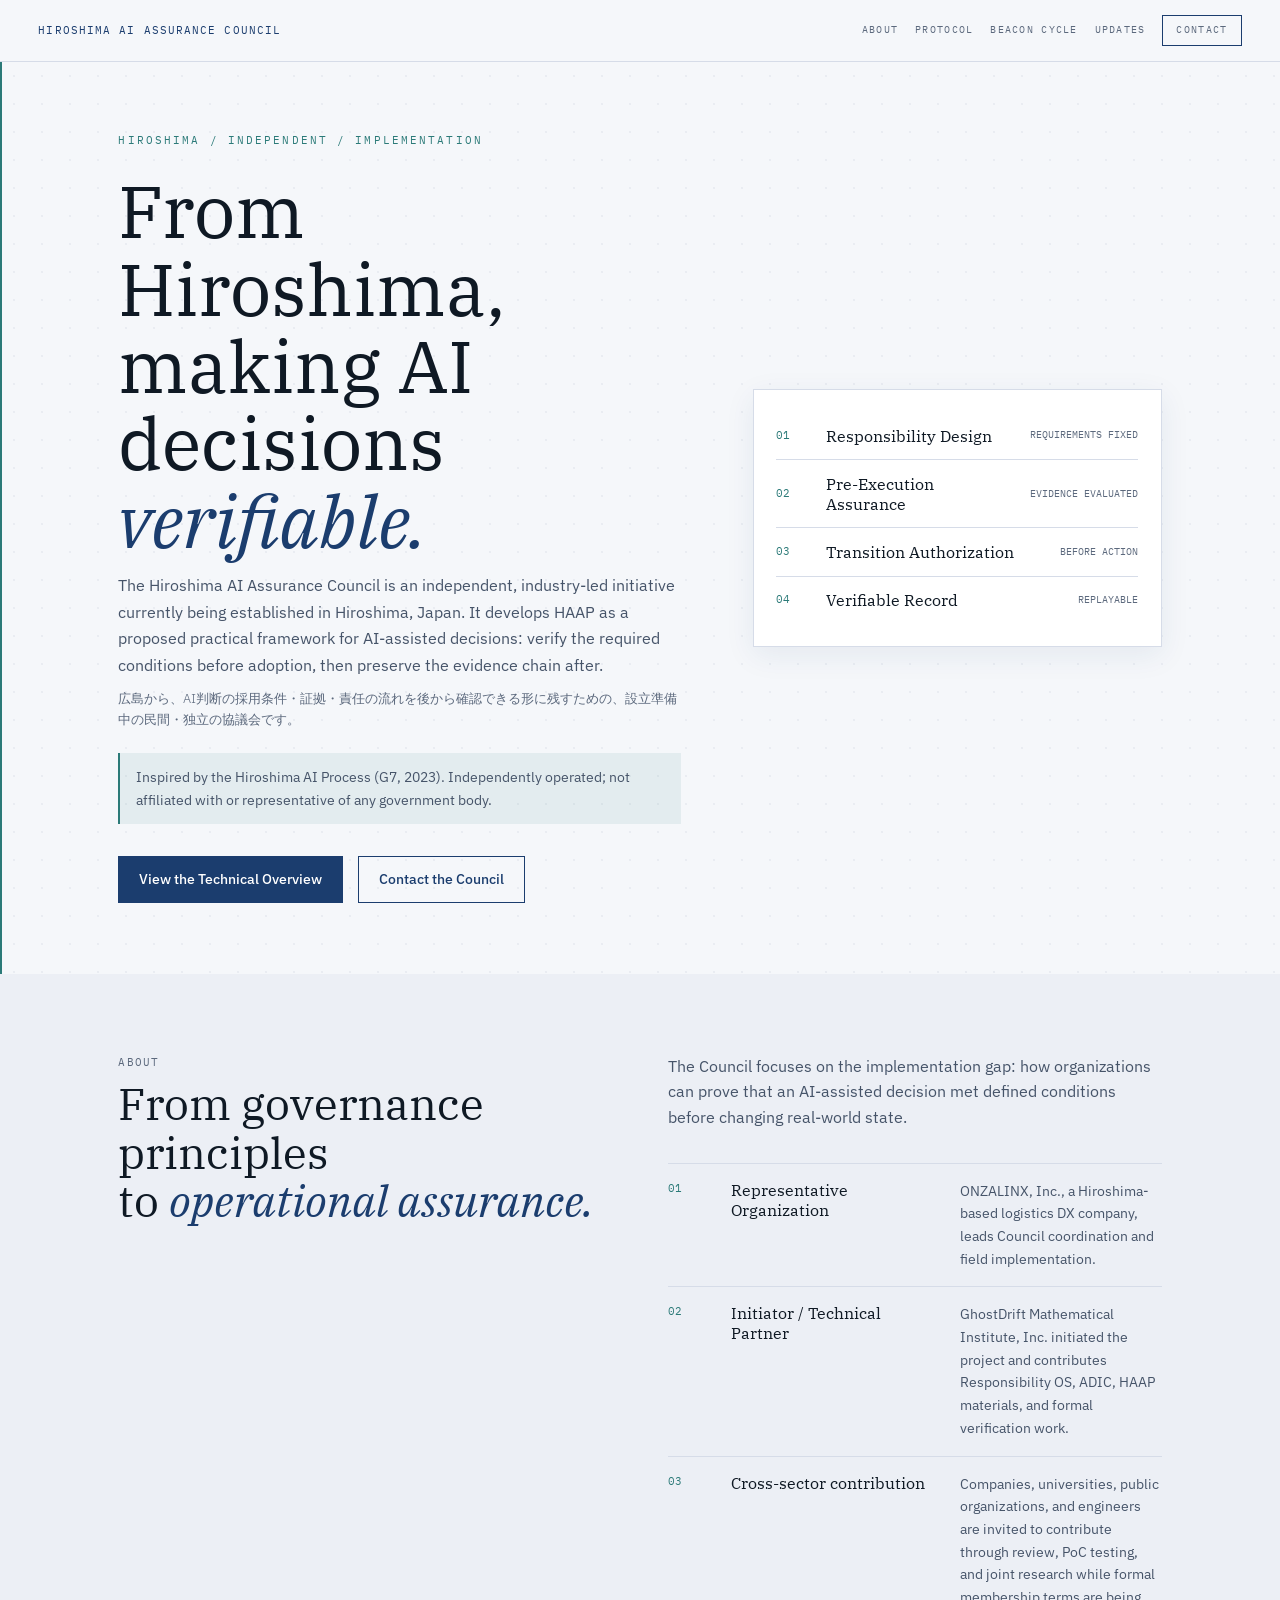
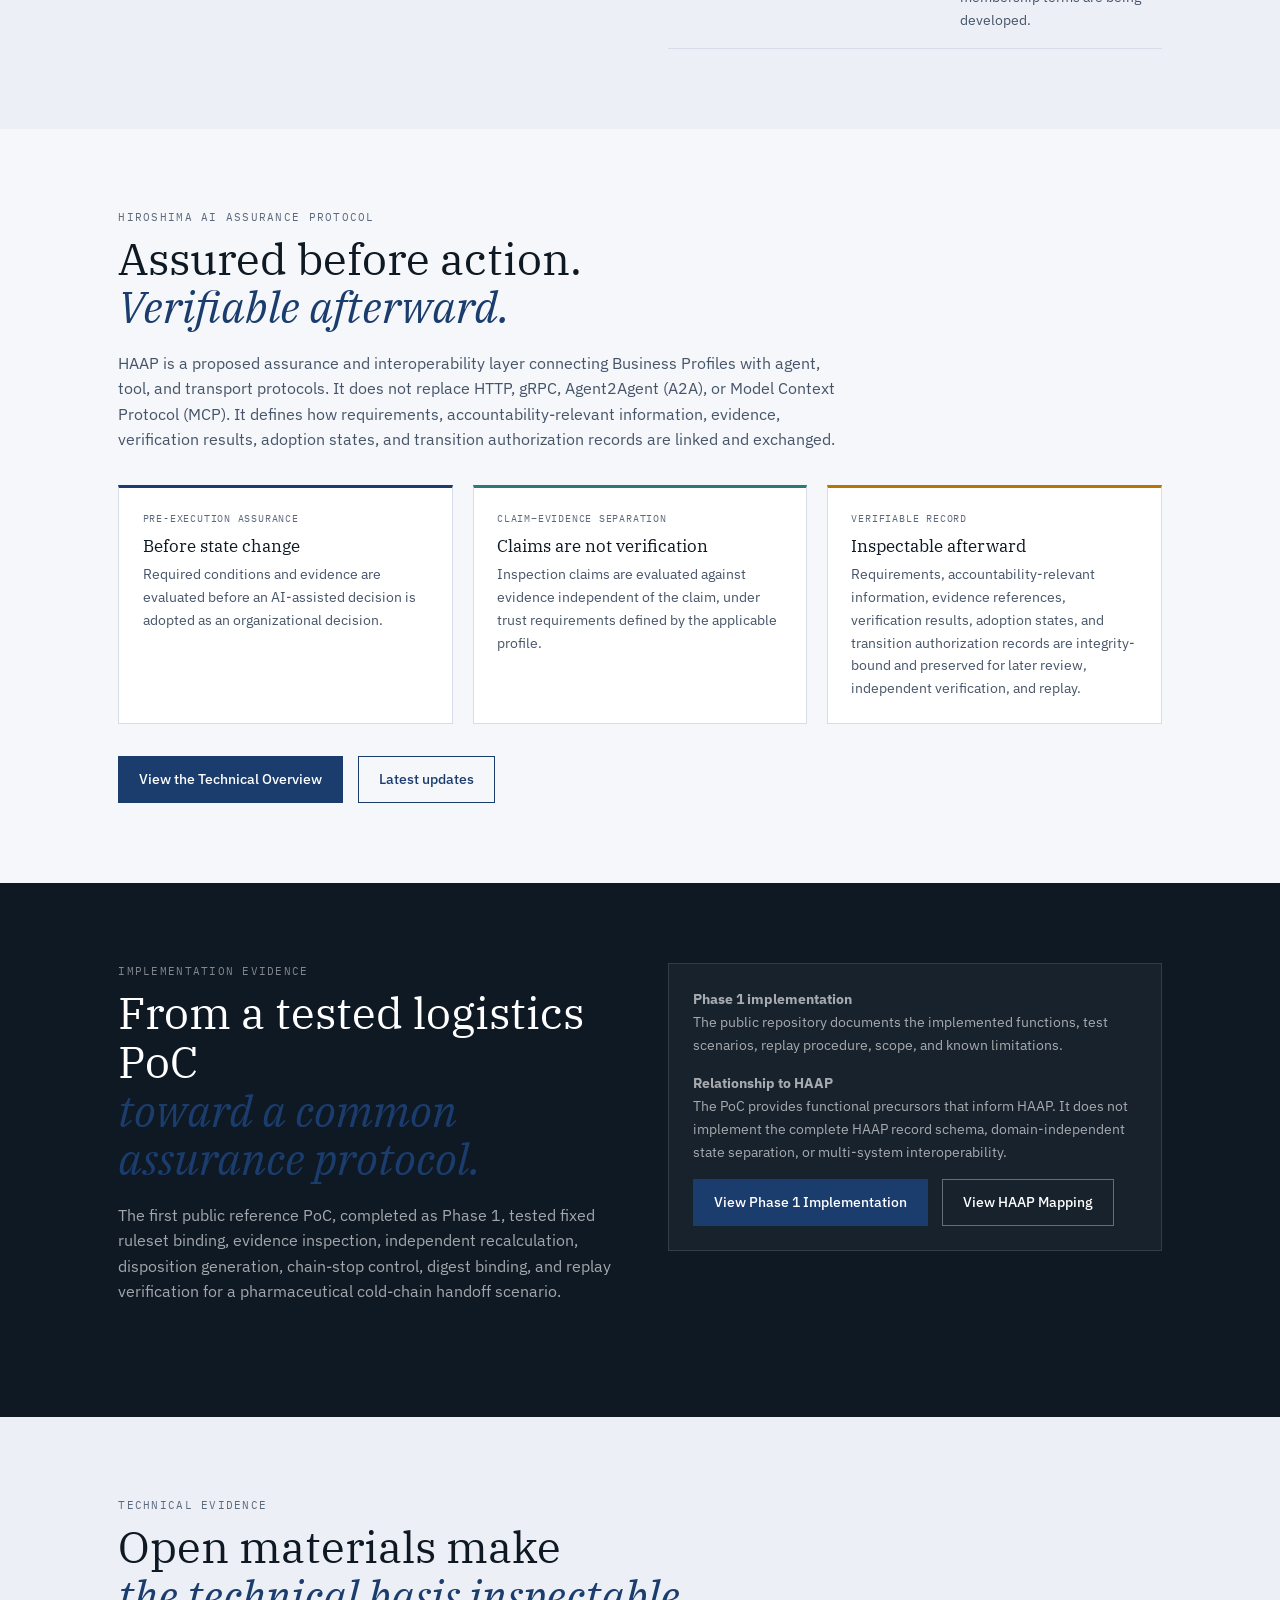
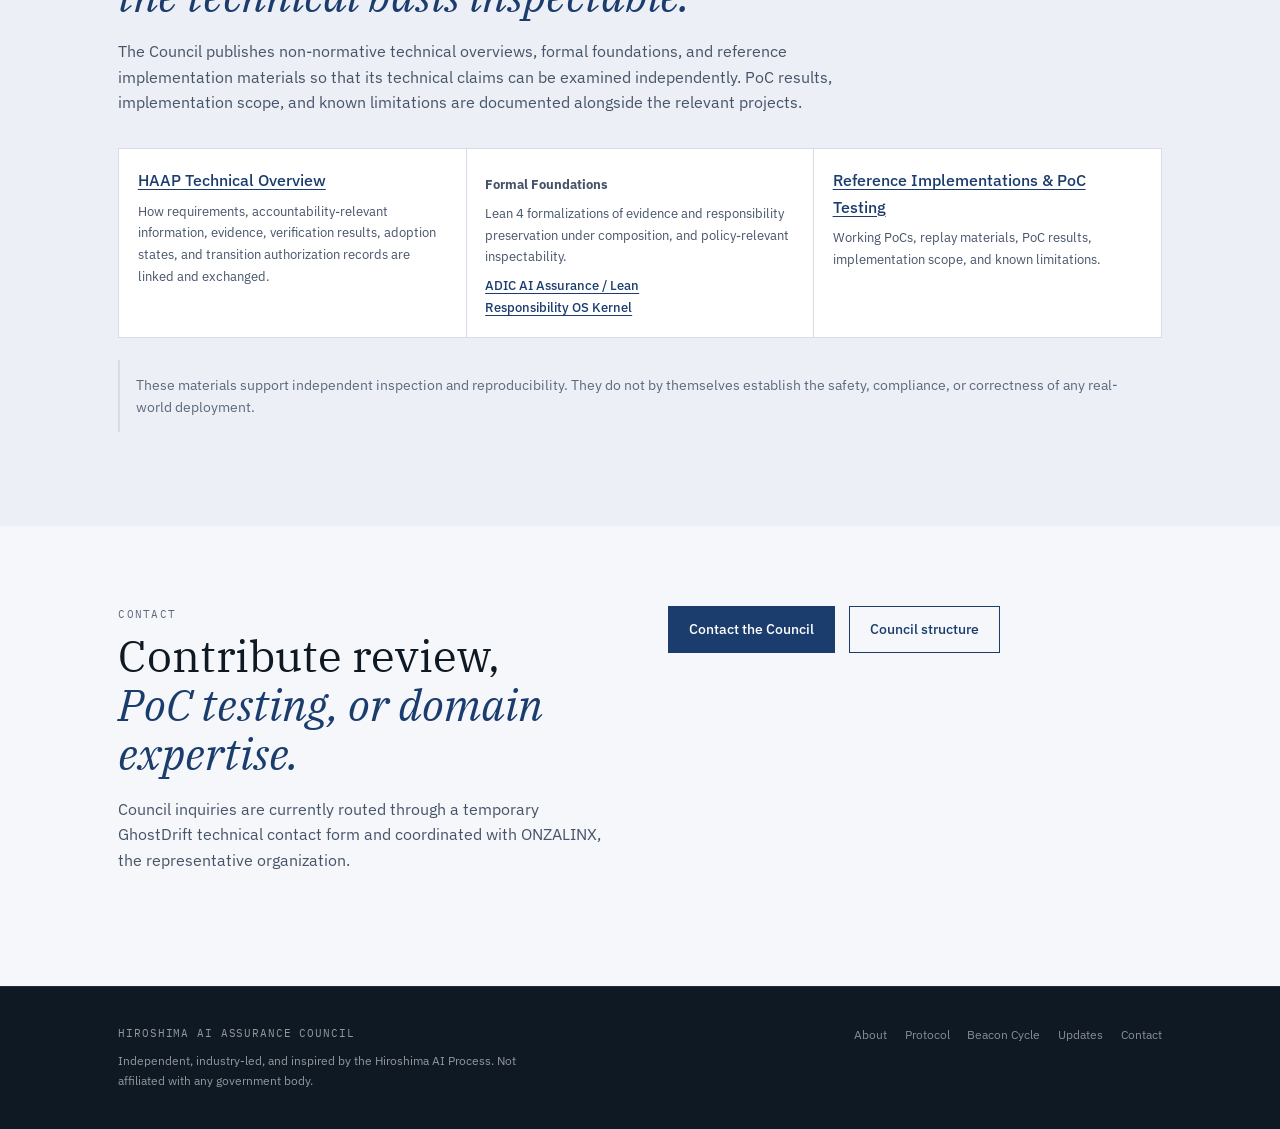
<file: index.html>
<!DOCTYPE html>
<html lang="en">
<head>
<meta charset="UTF-8">
<meta name="viewport" content="width=device-width, initial-scale=1.0">
<title>Hiroshima AI Assurance Council</title>
<meta name="description" content="The Hiroshima AI Assurance Council develops HAAP as a practical framework for verifying AI-assisted decisions before adoption and preserving evidence after.">
<meta property="og:title" content="Hiroshima AI Assurance Council">
<meta property="og:description" content="From Hiroshima, making AI decisions verifiable.">
<meta property="og:type" content="website">
<link rel="preconnect" href="https://fonts.googleapis.com">
<link rel="preconnect" href="https://fonts.gstatic.com" crossorigin>
<link href="https://fonts.googleapis.com/css2?family=IBM+Plex+Serif:ital,wght@0,400;0,500;1,400&family=IBM+Plex+Sans:wght@300;400;500;600&family=IBM+Plex+Mono:wght@400;500&display=swap" rel="stylesheet">
<link rel="stylesheet" href="styles.css">
<link rel="icon" href="favicon.svg" type="image/svg+xml">
</head>
<body>
<a href="#main" class="skip">Skip to main content</a>
<nav class="site-nav" aria-label="Primary navigation">
  <a class="site-brand active" href="index.html">Hiroshima AI Assurance Council</a>
  <div class="nav-links">
    <a href="about.html">About</a>
    <a href="protocol.html">Protocol</a>
    <a href="beacon-cycle.html">Beacon Cycle</a>
    <a href="updates.html">Updates</a>
    <a class="nav-contact" href="contact.html">Contact</a>
  </div>
</nav>
<main id="main">
  <section class="hero">
    <div class="hero-inner">
      <div>
        <div class="kicker">Hiroshima / Independent / Implementation</div>
        <h1>From Hiroshima,<br>making AI decisions <em>verifiable.</em></h1>
        <p class="hero-lead">The Hiroshima AI Assurance Council is an independent, industry-led initiative currently being established in Hiroshima, Japan. It develops HAAP as a proposed practical framework for AI-assisted decisions: verify the required conditions before adoption, then preserve the evidence chain after.</p>
        <span class="ja" lang="ja">広島から、AI判断の採用条件・証拠・責任の流れを後から確認できる形に残すための、設立準備中の民間・独立の協議会です。</span>
        <div class="hero-note">Inspired by the Hiroshima AI Process (G7, 2023). Independently operated; not affiliated with or representative of any government body.</div>
        <div class="actions">
          <a class="btn primary" href="protocol.html">View the Technical Overview</a>
          <a class="btn secondary" href="contact.html">Contact the Council</a>
        </div>
      </div>
      <div class="signal-panel" role="group" aria-label="Assurance flow">
        <div class="signal-row"><span class="sig-num">01</span><span class="sig-title">Responsibility Design</span><span class="sig-state">Requirements fixed</span></div>
        <div class="signal-row"><span class="sig-num">02</span><span class="sig-title">Pre-Execution Assurance</span><span class="sig-state">Evidence evaluated</span></div>
        <div class="signal-row"><span class="sig-num">03</span><span class="sig-title">Transition Authorization</span><span class="sig-state">Before action</span></div>
        <div class="signal-row"><span class="sig-num">04</span><span class="sig-title">Verifiable Record</span><span class="sig-state">Replayable</span></div>
      </div>
    </div>
  </section>

  <section id="about" class="section alt">
    <div class="wrap grid-2">
      <div>
        <div class="label">About</div>
        <h2>From governance principles<br>to <em>operational assurance.</em></h2>
      </div>
      <div>
        <p class="lead">The Council focuses on the implementation gap: how organizations can prove that an AI-assisted decision met defined conditions before changing real-world state.</p>
        <div class="row-list">
          <div class="row"><span class="row-num">01</span><span class="row-name">Representative Organization</span><p>ONZALINX, Inc., a Hiroshima-based logistics DX company, leads Council coordination and field implementation.</p></div>
          <div class="row"><span class="row-num">02</span><span class="row-name">Initiator / Technical Partner</span><p>GhostDrift Mathematical Institute, Inc. initiated the project and contributes Responsibility OS, ADIC, HAAP materials, and formal verification work.</p></div>
          <div class="row"><span class="row-num">03</span><span class="row-name">Cross-sector contribution</span><p>Companies, universities, public organizations, and engineers are invited to contribute through review, PoC testing, and joint research while formal membership terms are being developed.</p></div>
        </div>
      </div>
    </div>
  </section>

  <section id="protocol" class="section">
    <div class="wrap">
      <div class="label">Hiroshima AI Assurance Protocol</div>
      <h2>Assured before action.<br><em>Verifiable afterward.</em></h2>
      <p class="lead">HAAP is a proposed assurance and interoperability layer connecting Business Profiles with agent, tool, and transport protocols. It does not replace HTTP, gRPC, Agent2Agent (A2A), or Model Context Protocol (MCP). It defines how requirements, accountability-relevant information, evidence, verification results, adoption states, and transition authorization records are linked and exchanged.</p>
      <div class="grid-3">
        <div class="card brand"><div class="card-meta">Pre-Execution Assurance</div><div class="card-title">Before state change</div><p>Required conditions and evidence are evaluated before an AI-assisted decision is adopted as an organizational decision.</p></div>
        <div class="card accent"><div class="card-meta">Claim–Evidence Separation</div><div class="card-title">Claims are not verification</div><p>Inspection claims are evaluated against evidence independent of the claim, under trust requirements defined by the applicable profile.</p></div>
        <div class="card amber"><div class="card-meta">Verifiable Record</div><div class="card-title">Inspectable afterward</div><p>Requirements, accountability-relevant information, evidence references, verification results, adoption states, and transition authorization records are integrity-bound and preserved for later review, independent verification, and replay.</p></div>
      </div>
      <div class="actions" style="margin-top:2rem">
        <a class="btn primary" href="protocol.html">View the Technical Overview</a>
        <a class="btn secondary" href="updates.html">Latest updates</a>
      </div>
    </div>
  </section>

<section id="projects" class="section dark">
  <div class="wrap grid-2">
    <div>
      <div class="label">Implementation Evidence</div>

      <h2>
        From a tested logistics PoC<br>
        <em>toward a common assurance protocol.</em>
      </h2>

      <p class="lead">
        The first public reference PoC, completed as Phase 1, tested fixed ruleset binding, evidence inspection, independent recalculation, disposition generation, chain-stop control, digest binding, and replay verification for a pharmaceutical cold-chain handoff scenario.
      </p>
    </div>

    <div class="dark-card">
      <p>
        <strong>Phase 1 implementation</strong><br>
        The public repository documents the implemented functions, test scenarios, replay procedure, scope, and known limitations.
      </p>

      <p>
        <strong>Relationship to HAAP</strong><br>
        The PoC provides functional precursors that inform HAAP. It does not implement the complete HAAP record schema, domain-independent state separation, or multi-system interoperability.
      </p>

      <div class="actions section-actions">
        <a class="btn primary" href="https://github.com/GhostDriftTheory/coldchain-handoff-assurance" target="_blank" rel="noopener noreferrer">View Phase 1 Implementation</a>
        <a class="btn secondary" href="protocol.html">View HAAP Mapping</a>
      </div>
    </div>
  </div>
</section>

<section id="technical-evidence" class="section alt">
  <div class="wrap">
    <div class="label">Technical Evidence</div>

    <h2>
      Open materials make<br>
      <em>the technical basis inspectable.</em>
    </h2>

    <p class="lead">
      The Council publishes non-normative technical overviews, formal foundations,
      and reference implementation materials so that its technical claims
      can be examined independently. PoC results, implementation scope,
      and known limitations are documented alongside the relevant projects.
    </p>

    <div class="evidence-links">
      <div class="evidence-link">
        <a href="protocol.html">HAAP Technical Overview</a>
        <p>
          How requirements, accountability-relevant information, evidence,
          verification results, adoption states, and transition authorization records
          are linked and exchanged.
        </p>
      </div>

      <div class="evidence-link">
        <p><strong>Formal Foundations</strong></p>
        <p>
          Lean 4 formalizations of evidence and responsibility preservation under composition, and policy-relevant inspectability.
        </p>
        <p>
          <a
            href="https://github.com/GhostDriftTheory/adic-ai-assurance-lean"
            target="_blank"
            rel="noopener noreferrer"
          >
            ADIC AI Assurance / Lean
          </a>
          <br>
          <a
            href="https://github.com/GhostDriftTheory/responsibility-os-kernel"
            target="_blank"
            rel="noopener noreferrer"
          >
            Responsibility OS Kernel
          </a>
        </p>
      </div>

      <div class="evidence-link">
        <a href="updates.html">Reference Implementations &amp; PoC Testing</a>
        <p>
          Working PoCs, replay materials, PoC results,
          implementation scope, and known limitations.
        </p>
      </div>
    </div>

    <p class="note" style="margin-top:1.4rem">
      These materials support independent inspection and reproducibility.
      They do not by themselves establish the safety, compliance,
      or correctness of any real-world deployment.
    </p>
  </div>
</section>

  <section id="contact-summary" class="section">
    <div class="wrap grid-2">
      <div>
        <div class="label">Contact</div>
        <h2>Contribute review,<br><em>PoC testing, or domain expertise.</em></h2>
        <p class="lead">Council inquiries are currently routed through a temporary GhostDrift technical contact form and coordinated with ONZALINX, the representative organization.</p>
      </div>
      <div class="actions">
        <a class="btn primary" href="contact.html">Contact the Council</a>
        <a class="btn secondary" href="about.html">Council structure</a>
      </div>
    </div>
  </section>
</main>
<footer>
  <div class="wrap footer-grid">
    <div><div class="footer-brand">Hiroshima AI Assurance Council</div><div class="footer-sub">Independent, industry-led, and inspired by the Hiroshima AI Process. Not affiliated with any government body.</div></div>
    <div class="footer-links"><a href="about.html">About</a><a href="protocol.html">Protocol</a><a href="beacon-cycle.html">Beacon Cycle</a><a href="updates.html">Updates</a><a href="contact.html">Contact</a></div>
  </div>
</footer>
</body>
</html>
</file>
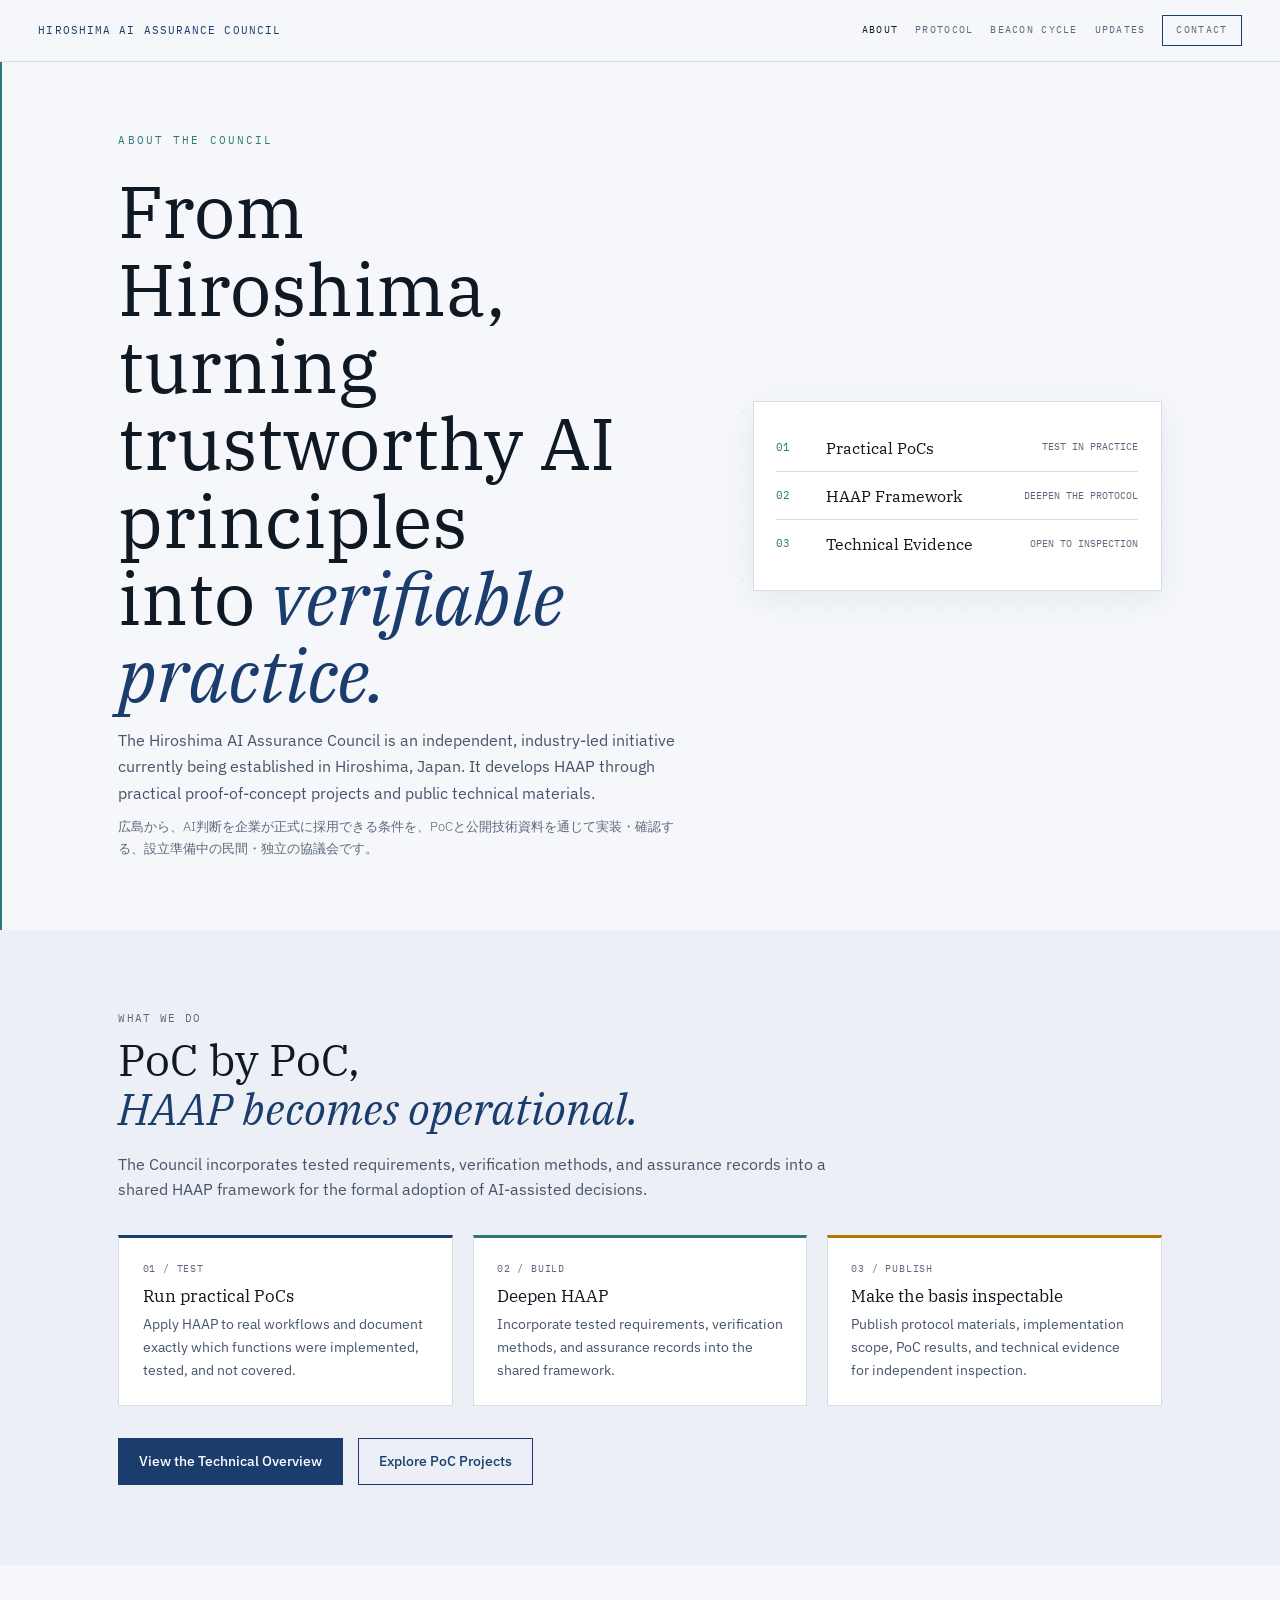
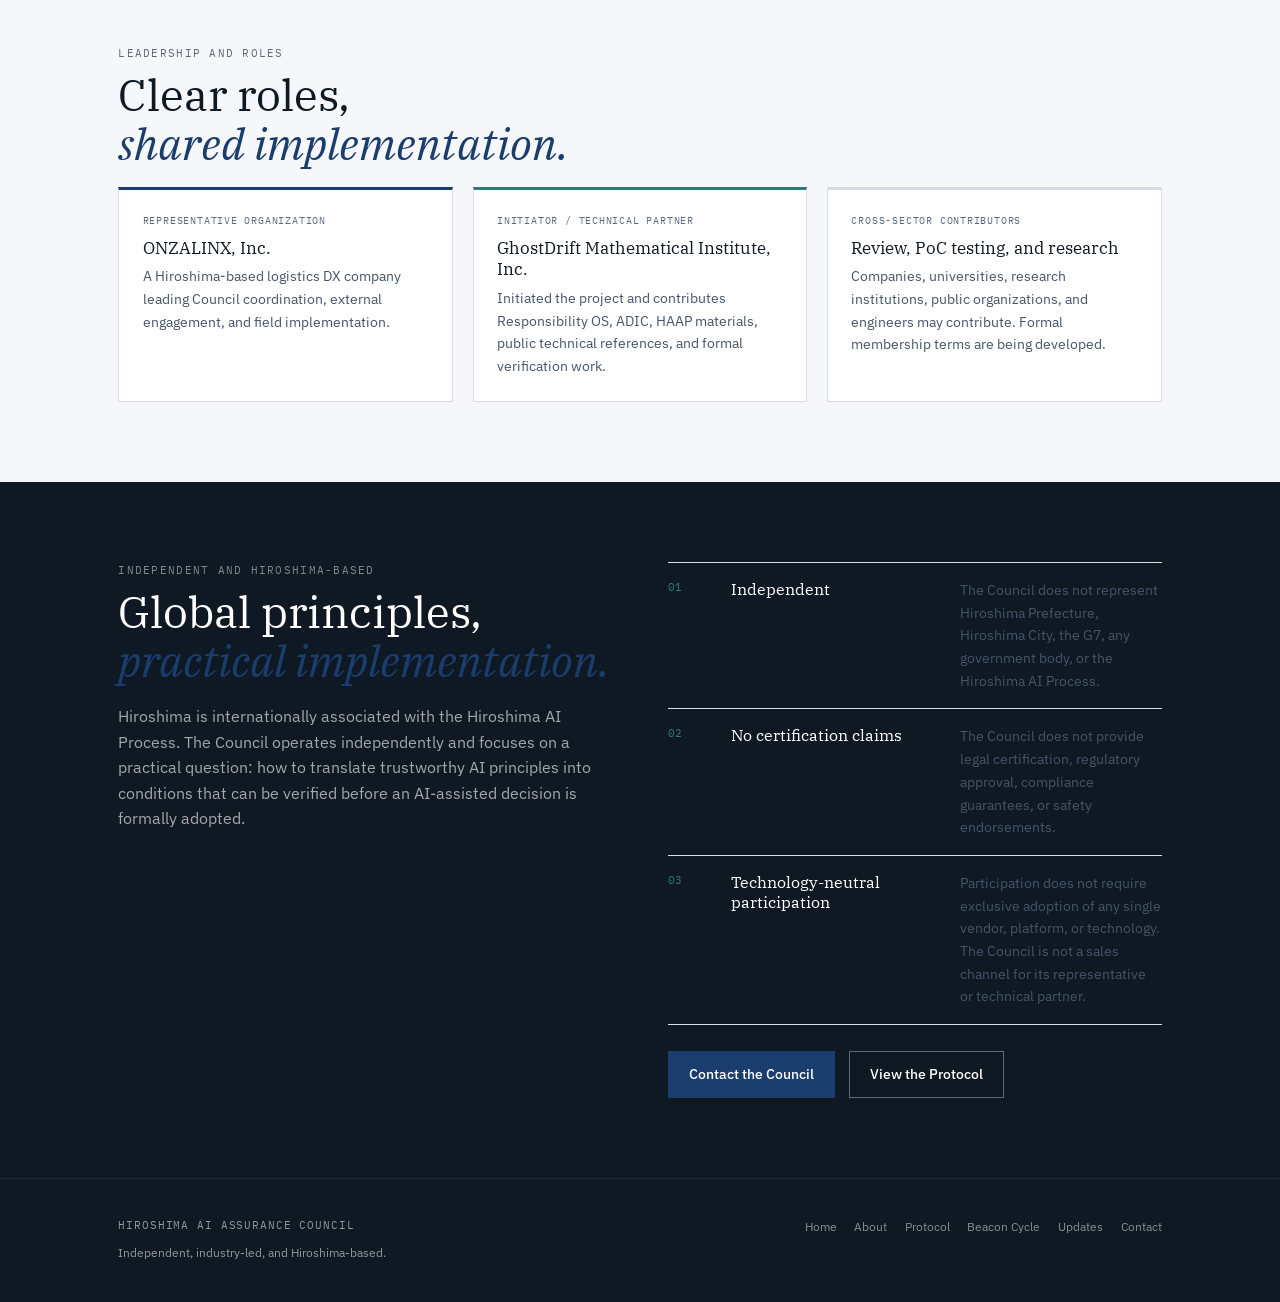
<file: about.html>
<!DOCTYPE html>
<html lang="en">
<head>
<meta charset="UTF-8">
<meta name="viewport" content="width=device-width, initial-scale=1.0">
<title>About - Hiroshima AI Assurance Council</title>
<meta name="description" content="About the Hiroshima AI Assurance Council: an independent, industry-led initiative developing HAAP through practical PoCs and public technical evidence.">
<meta property="og:title" content="About - Hiroshima AI Assurance Council">
<meta property="og:description" content="From Hiroshima, turning trustworthy AI principles into verifiable practice.">
<meta property="og:type" content="website">
<link rel="preconnect" href="https://fonts.googleapis.com">
<link rel="preconnect" href="https://fonts.gstatic.com" crossorigin>
<link href="https://fonts.googleapis.com/css2?family=IBM+Plex+Serif:ital,wght@0,400;0,500;1,400&family=IBM+Plex+Sans:wght@300;400;500;600&family=IBM+Plex+Mono:wght@400;500&display=swap" rel="stylesheet">
<link rel="stylesheet" href="styles.css">
<link rel="icon" href="favicon.svg" type="image/svg+xml">
</head>
<body>
<a href="#main" class="skip">Skip to main content</a>
<nav class="site-nav" aria-label="Primary navigation">
  <a class="site-brand" href="index.html">Hiroshima AI Assurance Council</a>
  <div class="nav-links">
    <a class="active" href="about.html" aria-current="page">About</a>
    <a href="protocol.html">Protocol</a>
    <a href="beacon-cycle.html">Beacon Cycle</a>
    <a href="updates.html">Updates</a>
    <a class="nav-contact" href="contact.html">Contact</a>
  </div>
</nav>

<main id="main">
  <section class="hero">
    <div class="hero-inner">
      <div>
        <div class="kicker">About the Council</div>
        <h1>From Hiroshima,<br>turning trustworthy AI principles<br>into <em>verifiable practice.</em></h1>
        <p class="hero-lead">The Hiroshima AI Assurance Council is an independent, industry-led initiative currently being established in Hiroshima, Japan. It develops HAAP through practical proof-of-concept projects and public technical materials.</p>
        <span class="ja" lang="ja">広島から、AI判断を企業が正式に採用できる条件を、PoCと公開技術資料を通じて実装・確認する、設立準備中の民間・独立の協議会です。</span>
      </div>

      <div class="signal-panel" role="group" aria-label="Council approach">
        <div class="signal-row"><span class="sig-num">01</span><span class="sig-title">Practical PoCs</span><span class="sig-state">Test in practice</span></div>
        <div class="signal-row"><span class="sig-num">02</span><span class="sig-title">HAAP Framework</span><span class="sig-state">Deepen the protocol</span></div>
        <div class="signal-row"><span class="sig-num">03</span><span class="sig-title">Technical Evidence</span><span class="sig-state">Open to inspection</span></div>
      </div>
    </div>
  </section>

  <section class="section alt">
    <div class="wrap">
      <div class="label">What We Do</div>
      <h2>PoC by PoC,<br><em>HAAP becomes operational.</em></h2>
      <p class="lead">The Council incorporates tested requirements, verification methods, and assurance records into a shared HAAP framework for the formal adoption of AI-assisted decisions.</p>

      <div class="grid-3">
        <div class="card brand">
          <div class="card-meta">01 / Test</div>
          <div class="card-title">Run practical PoCs</div>
          <p>Apply HAAP to real workflows and document exactly which functions were implemented, tested, and not covered.</p>
        </div>

        <div class="card accent">
          <div class="card-meta">02 / Build</div>
          <div class="card-title">Deepen HAAP</div>
          <p>Incorporate tested requirements, verification methods, and assurance records into the shared framework.</p>
        </div>

        <div class="card amber">
          <div class="card-meta">03 / Publish</div>
          <div class="card-title">Make the basis inspectable</div>
          <p>Publish protocol materials, implementation scope, PoC results, and technical evidence for independent inspection.</p>
        </div>
      </div>

      <div class="actions" style="margin-top:2rem">
        <a class="btn primary" href="protocol.html">View the Technical Overview</a>
        <a class="btn secondary" href="updates.html">Explore PoC Projects</a>
      </div>
    </div>
  </section>

  <section class="section">
    <div class="wrap">
      <div class="label">Leadership and Roles</div>
      <h2>Clear roles,<br><em>shared implementation.</em></h2>

      <div class="grid-3">
        <div class="card brand">
          <div class="card-meta">Representative Organization</div>
          <div class="card-title">ONZALINX, Inc.</div>
          <p>A Hiroshima-based logistics DX company leading Council coordination, external engagement, and field implementation.</p>
        </div>

        <div class="card accent">
          <div class="card-meta">Initiator / Technical Partner</div>
          <div class="card-title">GhostDrift Mathematical Institute, Inc.</div>
          <p>Initiated the project and contributes Responsibility OS, ADIC, HAAP materials, public technical references, and formal verification work.</p>
        </div>

        <div class="card">
          <div class="card-meta">Cross-Sector Contributors</div>
          <div class="card-title">Review, PoC testing, and research</div>
          <p>Companies, universities, research institutions, public organizations, and engineers may contribute. Formal membership terms are being developed.</p>
        </div>
      </div>
    </div>
  </section>

  <section class="section dark">
    <div class="wrap grid-2">
      <div>
        <div class="label">Independent and Hiroshima-Based</div>
        <h2>Global principles,<br><em>practical implementation.</em></h2>
        <p class="lead">Hiroshima is internationally associated with the Hiroshima AI Process. The Council operates independently and focuses on a practical question: how to translate trustworthy AI principles into conditions that can be verified before an AI-assisted decision is formally adopted.</p>
      </div>

      <div class="row-list">
        <div class="row">
          <span class="row-num">01</span>
          <span class="row-name">Independent</span>
          <p>The Council does not represent Hiroshima Prefecture, Hiroshima City, the G7, any government body, or the Hiroshima AI Process.</p>
        </div>

        <div class="row">
          <span class="row-num">02</span>
          <span class="row-name">No certification claims</span>
          <p>The Council does not provide legal certification, regulatory approval, compliance guarantees, or safety endorsements.</p>
        </div>

        <div class="row">
          <span class="row-num">03</span>
          <span class="row-name">Technology-neutral participation</span>
          <p>Participation does not require exclusive adoption of any single vendor, platform, or technology. The Council is not a sales channel for its representative or technical partner.</p>
        </div>

        <div class="actions" style="margin-top:1.6rem">
          <a class="btn primary" href="contact.html">Contact the Council</a>
          <a class="btn secondary" href="protocol.html">View the Protocol</a>
        </div>
      </div>
    </div>
  </section>
</main>

<footer>
  <div class="wrap footer-grid">
    <div>
      <div class="footer-brand">Hiroshima AI Assurance Council</div>
      <div class="footer-sub">Independent, industry-led, and Hiroshima-based.</div>
    </div>
    <div class="footer-links">
      <a href="index.html">Home</a>
      <a href="about.html">About</a>
      <a href="protocol.html">Protocol</a>
      <a href="beacon-cycle.html">Beacon Cycle</a>
      <a href="updates.html">Updates</a>
      <a href="contact.html">Contact</a>
    </div>
  </div>
</footer>
</body>
</html>
</file>
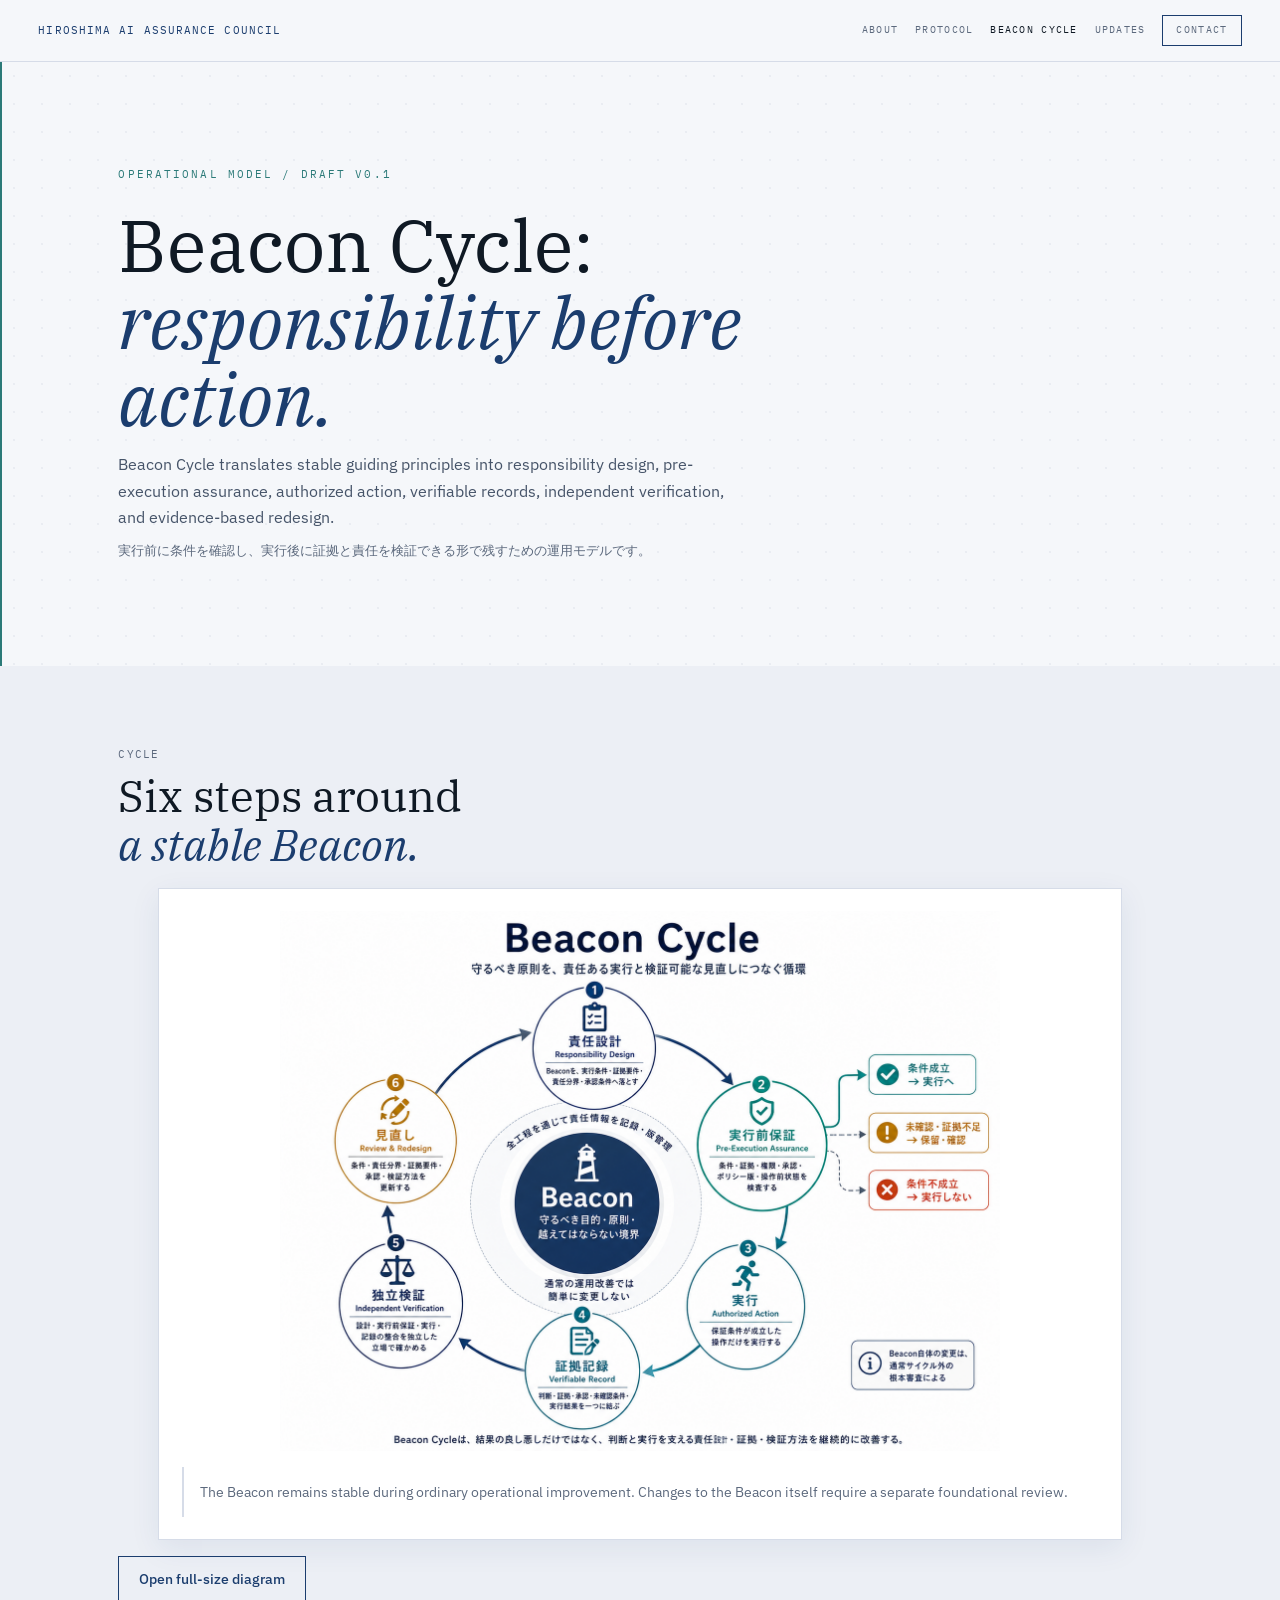
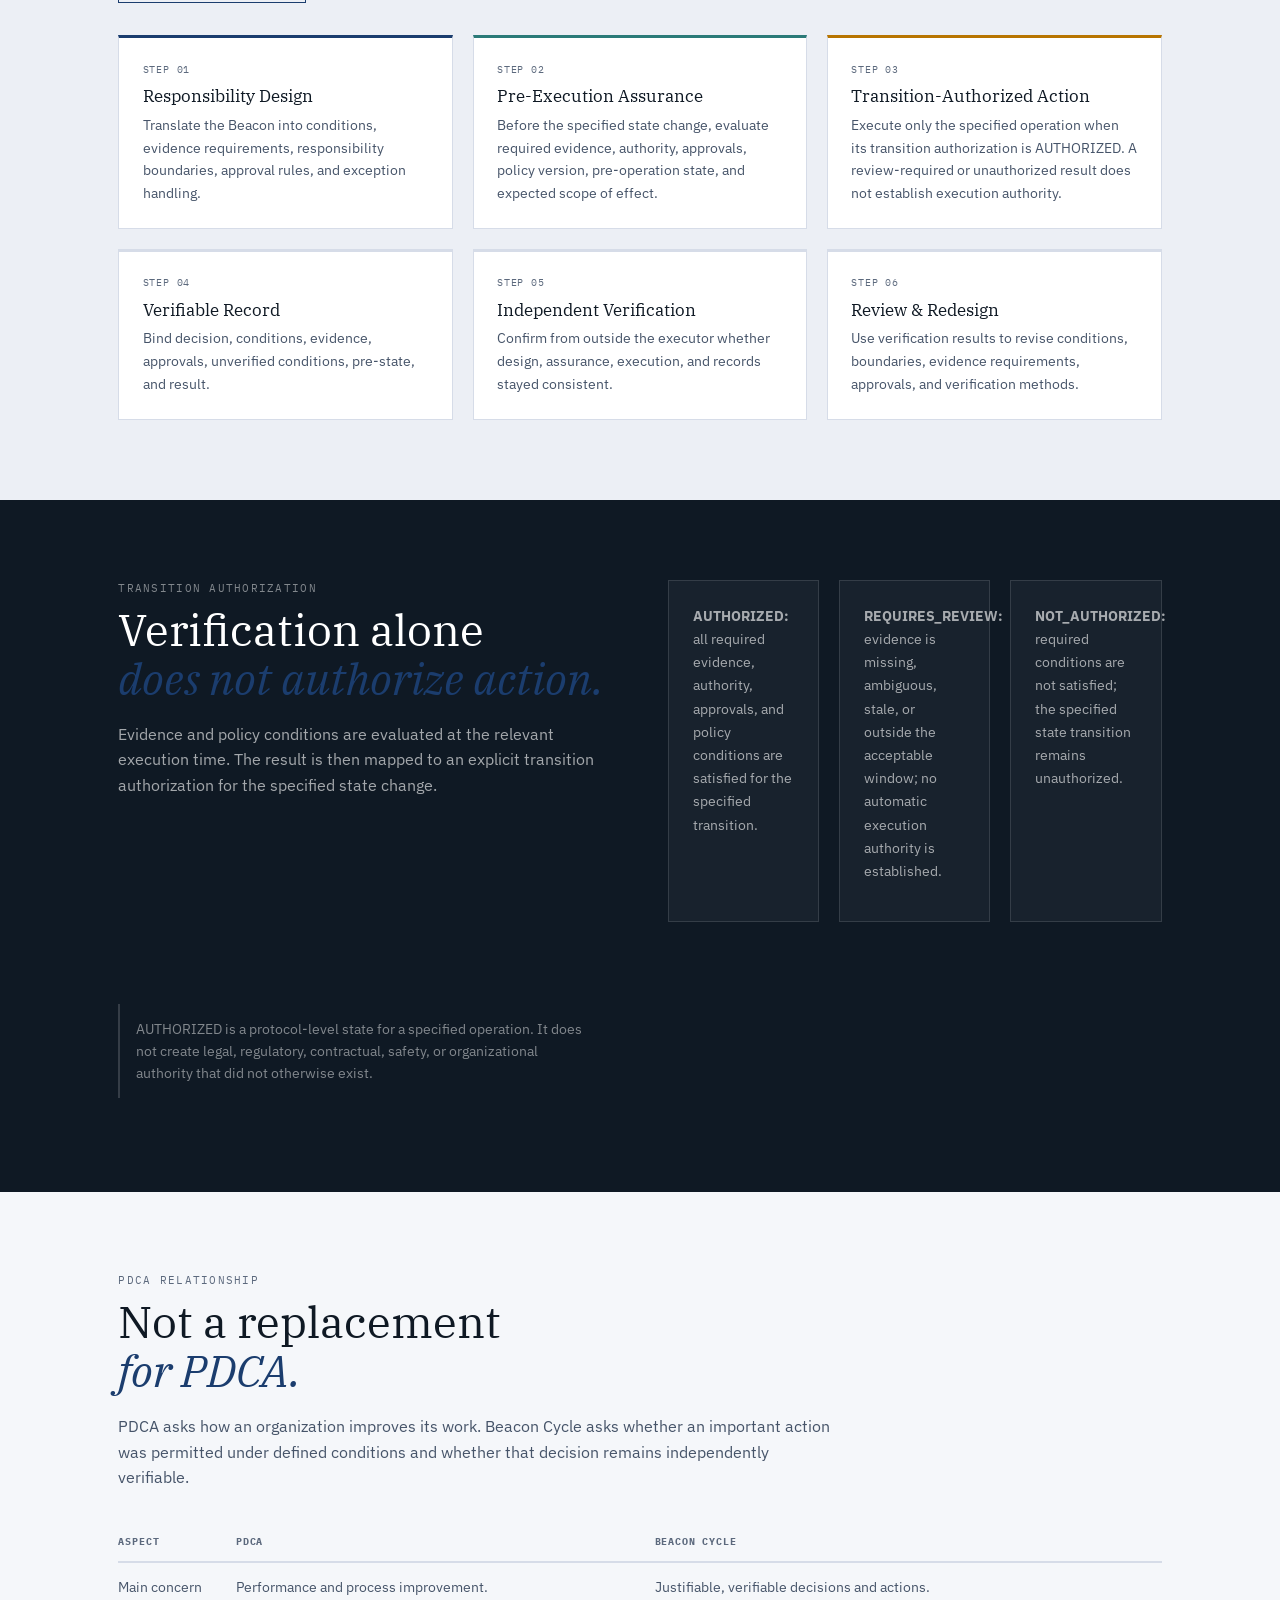
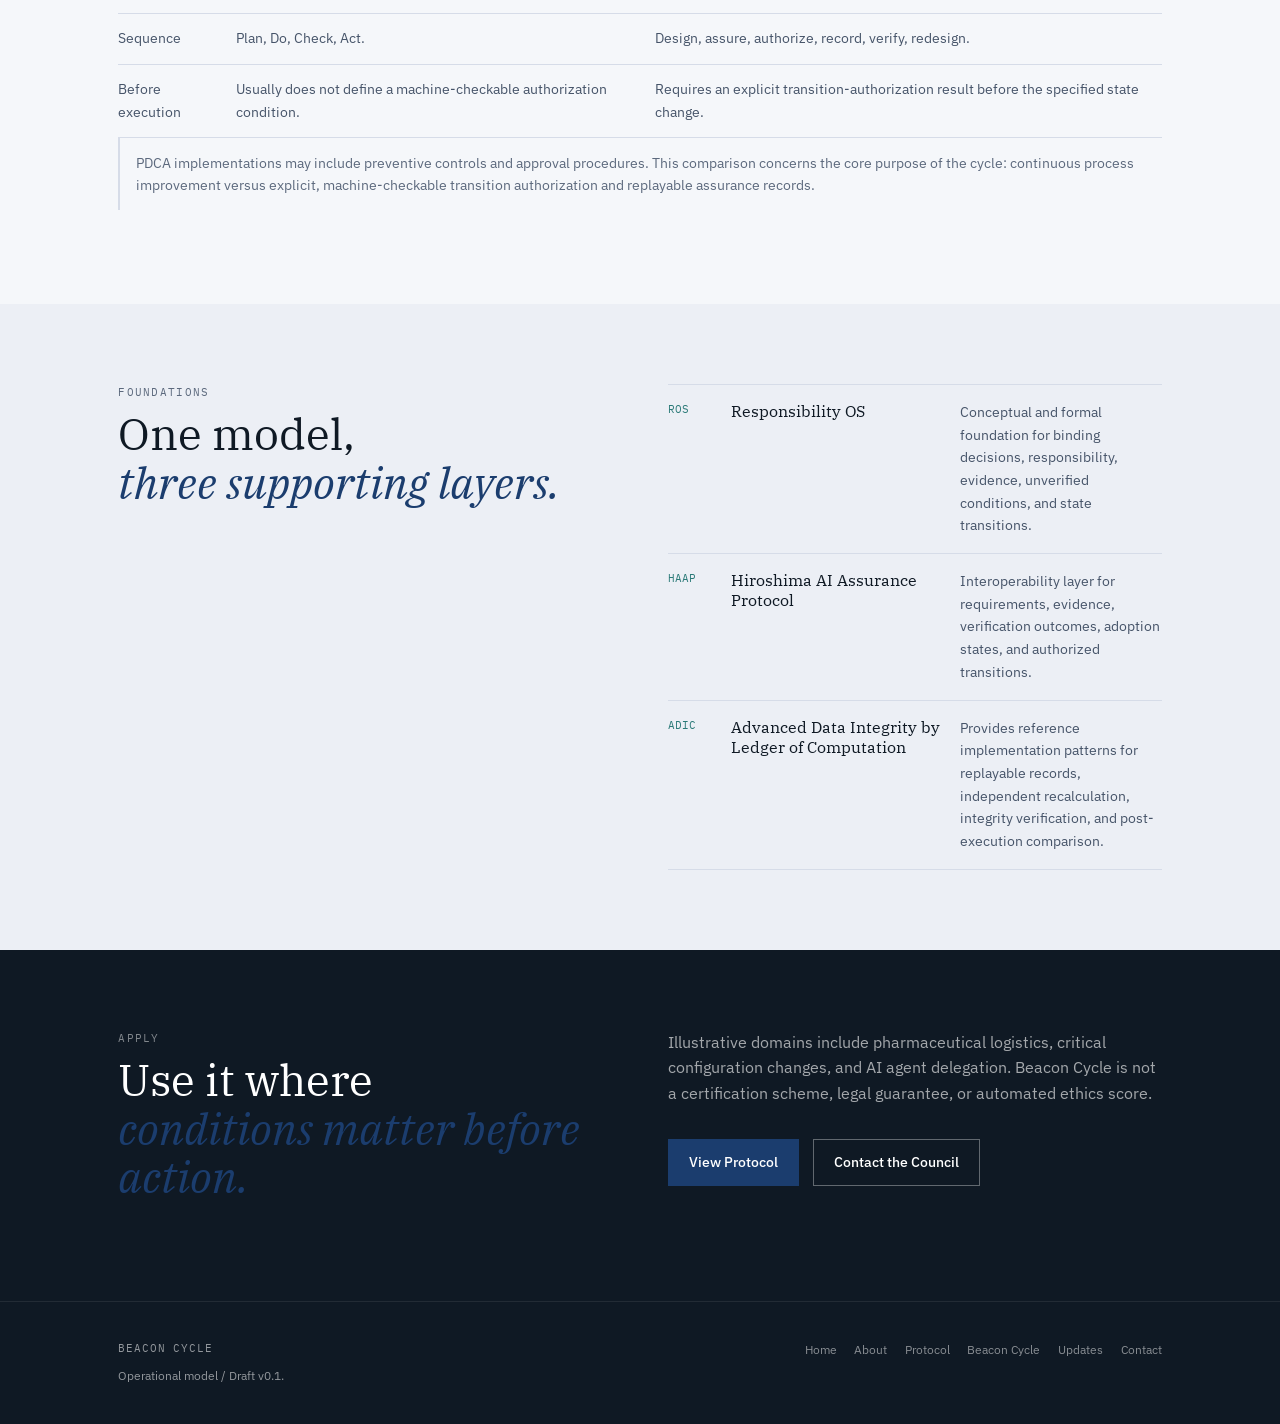
<file: beacon-cycle.html>
<!DOCTYPE html>
<html lang="en">
<head>
<meta charset="UTF-8">
<meta name="viewport" content="width=device-width, initial-scale=1.0">
<title>Beacon Cycle - Hiroshima AI Assurance Council</title>
<meta name="description" content="Beacon Cycle is an operational model for responsibility design, pre-execution assurance, authorized action, verifiable records, independent verification, and redesign.">
<meta property="og:title" content="Beacon Cycle - Hiroshima AI Assurance Council">
<meta property="og:type" content="website">
<link rel="preconnect" href="https://fonts.googleapis.com">
<link rel="preconnect" href="https://fonts.gstatic.com" crossorigin>
<link href="https://fonts.googleapis.com/css2?family=IBM+Plex+Serif:ital,wght@0,400;0,500;1,400&family=IBM+Plex+Sans:wght@300;400;500;600&family=IBM+Plex+Mono:wght@400;500&display=swap" rel="stylesheet">
<link rel="stylesheet" href="styles.css">
<link rel="icon" href="favicon.svg" type="image/svg+xml">
</head>
<body>
<a href="#main" class="skip">Skip to main content</a>
<nav class="site-nav" aria-label="Primary navigation">
  <a class="site-brand" href="index.html">Hiroshima AI Assurance Council</a>
  <div class="nav-links">
    <a href="about.html">About</a>
    <a href="protocol.html">Protocol</a>
    <a class="active" href="beacon-cycle.html" aria-current="page">Beacon Cycle</a>
    <a href="updates.html">Updates</a>
    <a class="nav-contact" href="contact.html">Contact</a>
  </div>
</nav>
<main id="main">
  <section class="hero hero-compact">
    <div class="hero-inner hero-inner-single">
      <div>
        <div class="kicker">Operational Model / Draft v0.1</div>
        <h1>Beacon Cycle:<br><em>responsibility before action.</em></h1>
        <p class="hero-lead">Beacon Cycle translates stable guiding principles into responsibility design, pre-execution assurance, authorized action, verifiable records, independent verification, and evidence-based redesign.</p>
        <span class="ja" lang="ja">実行前に条件を確認し、実行後に証拠と責任を検証できる形で残すための運用モデルです。</span>
      </div>
    </div>
  </section>

  <section class="section alt">
    <div class="wrap">
      <div class="label">Cycle</div>
      <h2>Six steps around<br><em>a stable Beacon.</em></h2>
      <figure class="diagram-card" style="margin-bottom:2rem">
        <img src="beacon-cycle-ja.png" width="1448" height="1086" loading="lazy" decoding="async" alt="Beacon Cycle diagram showing Responsibility Design, Pre-Execution Assurance, Transition-Authorized Action, Verifiable Record, Independent Verification, and Review and Redesign around a stable Beacon." style="max-width:min(720px,100%);height:auto;margin:0 auto">
        <figcaption class="note" style="margin-top:1rem">The Beacon remains stable during ordinary operational improvement. Changes to the Beacon itself require a separate foundational review.</figcaption>
      </figure>
      <div class="actions" style="margin-top:-1rem;margin-bottom:2rem">
        <a class="btn secondary" href="beacon-cycle-ja.png" target="_blank" rel="noopener noreferrer">Open full-size diagram</a>
      </div>
      <div class="grid-3">
        <div class="card brand"><div class="card-meta">Step 01</div><div class="card-title">Responsibility Design</div><p>Translate the Beacon into conditions, evidence requirements, responsibility boundaries, approval rules, and exception handling.</p></div>
        <div class="card accent"><div class="card-meta">Step 02</div><div class="card-title">Pre-Execution Assurance</div><p>Before the specified state change, evaluate required evidence, authority, approvals, policy version, pre-operation state, and expected scope of effect.</p></div>
        <div class="card amber"><div class="card-meta">Step 03</div><div class="card-title">Transition-Authorized Action</div><p>Execute only the specified operation when its transition authorization is AUTHORIZED. A review-required or unauthorized result does not establish execution authority.</p></div>
        <div class="card"><div class="card-meta">Step 04</div><div class="card-title">Verifiable Record</div><p>Bind decision, conditions, evidence, approvals, unverified conditions, pre-state, and result.</p></div>
        <div class="card"><div class="card-meta">Step 05</div><div class="card-title">Independent Verification</div><p>Confirm from outside the executor whether design, assurance, execution, and records stayed consistent.</p></div>
        <div class="card"><div class="card-meta">Step 06</div><div class="card-title">Review &amp; Redesign</div><p>Use verification results to revise conditions, boundaries, evidence requirements, approvals, and verification methods.</p></div>
      </div>
    </div>
  </section>

  <section class="section dark">
    <div class="wrap grid-2">
      <div>
        <div class="label">Transition Authorization</div>
        <h2>Verification alone<br><em>does not authorize action.</em></h2>
        <p class="lead">Evidence and policy conditions are evaluated at the relevant execution time. The result is then mapped to an explicit transition authorization for the specified state change.</p>
      </div>
      <div class="grid-3">
        <div class="dark-card"><p><strong>AUTHORIZED:</strong> all required evidence, authority, approvals, and policy conditions are satisfied for the specified transition.</p></div>
        <div class="dark-card"><p><strong>REQUIRES_REVIEW:</strong> evidence is missing, ambiguous, stale, or outside the acceptable window; no automatic execution authority is established.</p></div>
        <div class="dark-card"><p><strong>NOT_AUTHORIZED:</strong> required conditions are not satisfied; the specified state transition remains unauthorized.</p></div>
      </div>
      <p class="note" style="margin-top:1.6rem">AUTHORIZED is a protocol-level state for a specified operation. It does not create legal, regulatory, contractual, safety, or organizational authority that did not otherwise exist.</p>
    </div>
  </section>

  <section class="section">
    <div class="wrap">
      <div class="label">PDCA Relationship</div>
      <h2>Not a replacement<br><em>for PDCA.</em></h2>
      <p class="lead">PDCA asks how an organization improves its work. Beacon Cycle asks whether an important action was permitted under defined conditions and whether that decision remains independently verifiable.</p>
      <div class="table-wrap">
        <table>
          <thead><tr><th>Aspect</th><th>PDCA</th><th>Beacon Cycle</th></tr></thead>
          <tbody>
            <tr><td>Main concern</td><td>Performance and process improvement.</td><td>Justifiable, verifiable decisions and actions.</td></tr>
            <tr><td>Sequence</td><td>Plan, Do, Check, Act.</td><td>Design, assure, authorize, record, verify, redesign.</td></tr>
            <tr><td>Before execution</td><td>Usually does not define a machine-checkable authorization condition.</td><td>Requires an explicit transition-authorization result before the specified state change.</td></tr>
          </tbody>
        </table>
      </div>
      <p class="note">PDCA implementations may include preventive controls and approval procedures. This comparison concerns the core purpose of the cycle: continuous process improvement versus explicit, machine-checkable transition authorization and replayable assurance records.</p>
    </div>
  </section>

  <section class="section alt">
    <div class="wrap grid-2">
      <div>
        <div class="label">Foundations</div>
        <h2>One model,<br><em>three supporting layers.</em></h2>
      </div>
      <div class="row-list">
        <div class="row"><span class="row-num">ROS</span><span class="row-name">Responsibility OS</span><p>Conceptual and formal foundation for binding decisions, responsibility, evidence, unverified conditions, and state transitions.</p></div>
        <div class="row"><span class="row-num">HAAP</span><span class="row-name">Hiroshima AI Assurance Protocol</span><p>Interoperability layer for requirements, evidence, verification outcomes, adoption states, and authorized transitions.</p></div>
        <div class="row"><span class="row-num">ADIC</span><span class="row-name">Advanced Data Integrity by Ledger of Computation</span><p>Provides reference implementation patterns for replayable records, independent recalculation, integrity verification, and post-execution comparison.</p></div>
      </div>
    </div>
  </section>

  <section class="section dark">
    <div class="wrap grid-2">
      <div><div class="label">Apply</div><h2>Use it where<br><em>conditions matter before action.</em></h2></div>
      <div><p class="lead">Illustrative domains include pharmaceutical logistics, critical configuration changes, and AI agent delegation. Beacon Cycle is not a certification scheme, legal guarantee, or automated ethics score.</p><div class="actions"><a class="btn primary" href="protocol.html">View Protocol</a><a class="btn secondary" href="contact.html">Contact the Council</a></div></div>
    </div>
  </section>
</main>
<footer>
  <div class="wrap footer-grid">
    <div><div class="footer-brand">Beacon Cycle</div><div class="footer-sub">Operational model / Draft v0.1.</div></div>
    <div class="footer-links">
      <a href="index.html">Home</a>
      <a href="about.html">About</a>
      <a href="protocol.html">Protocol</a>
      <a href="beacon-cycle.html">Beacon Cycle</a>
      <a href="updates.html">Updates</a>
      <a href="contact.html">Contact</a>
    </div>
  </div>
</footer>
</body>
</html>
</file>
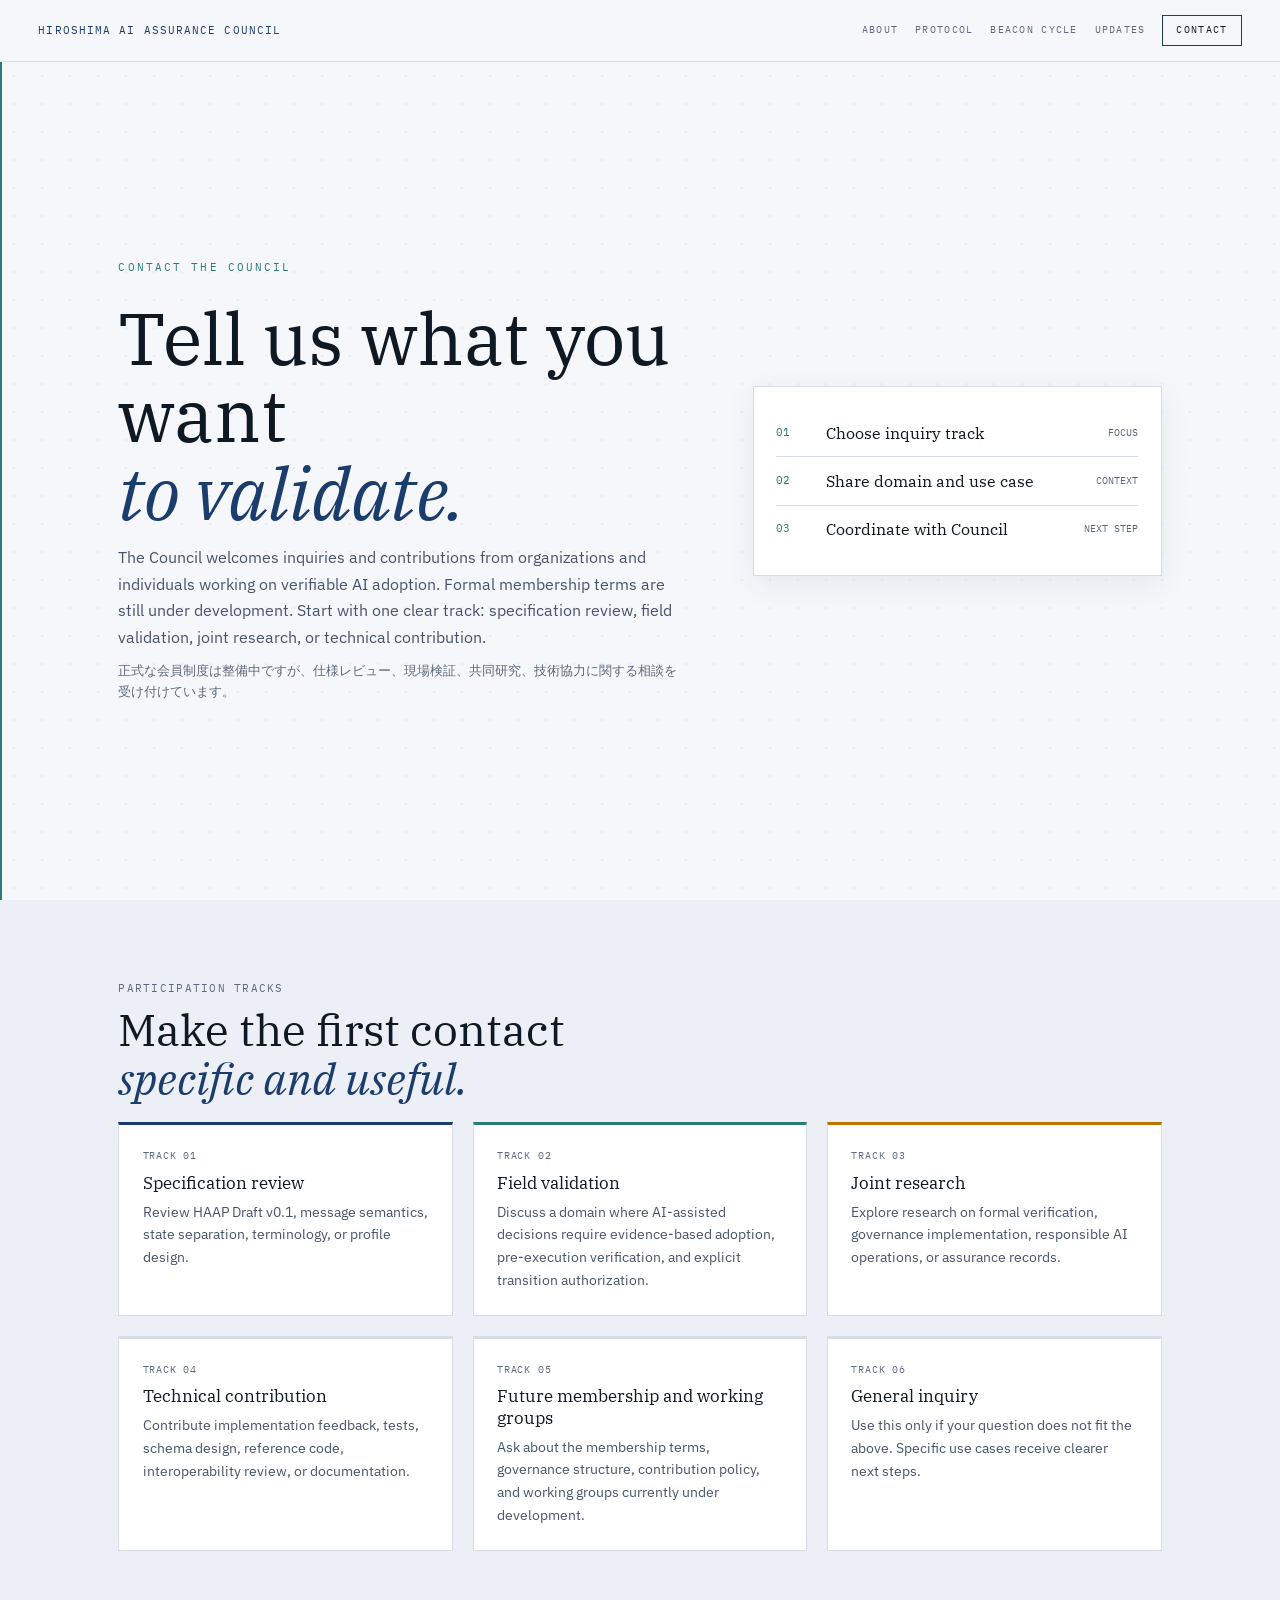
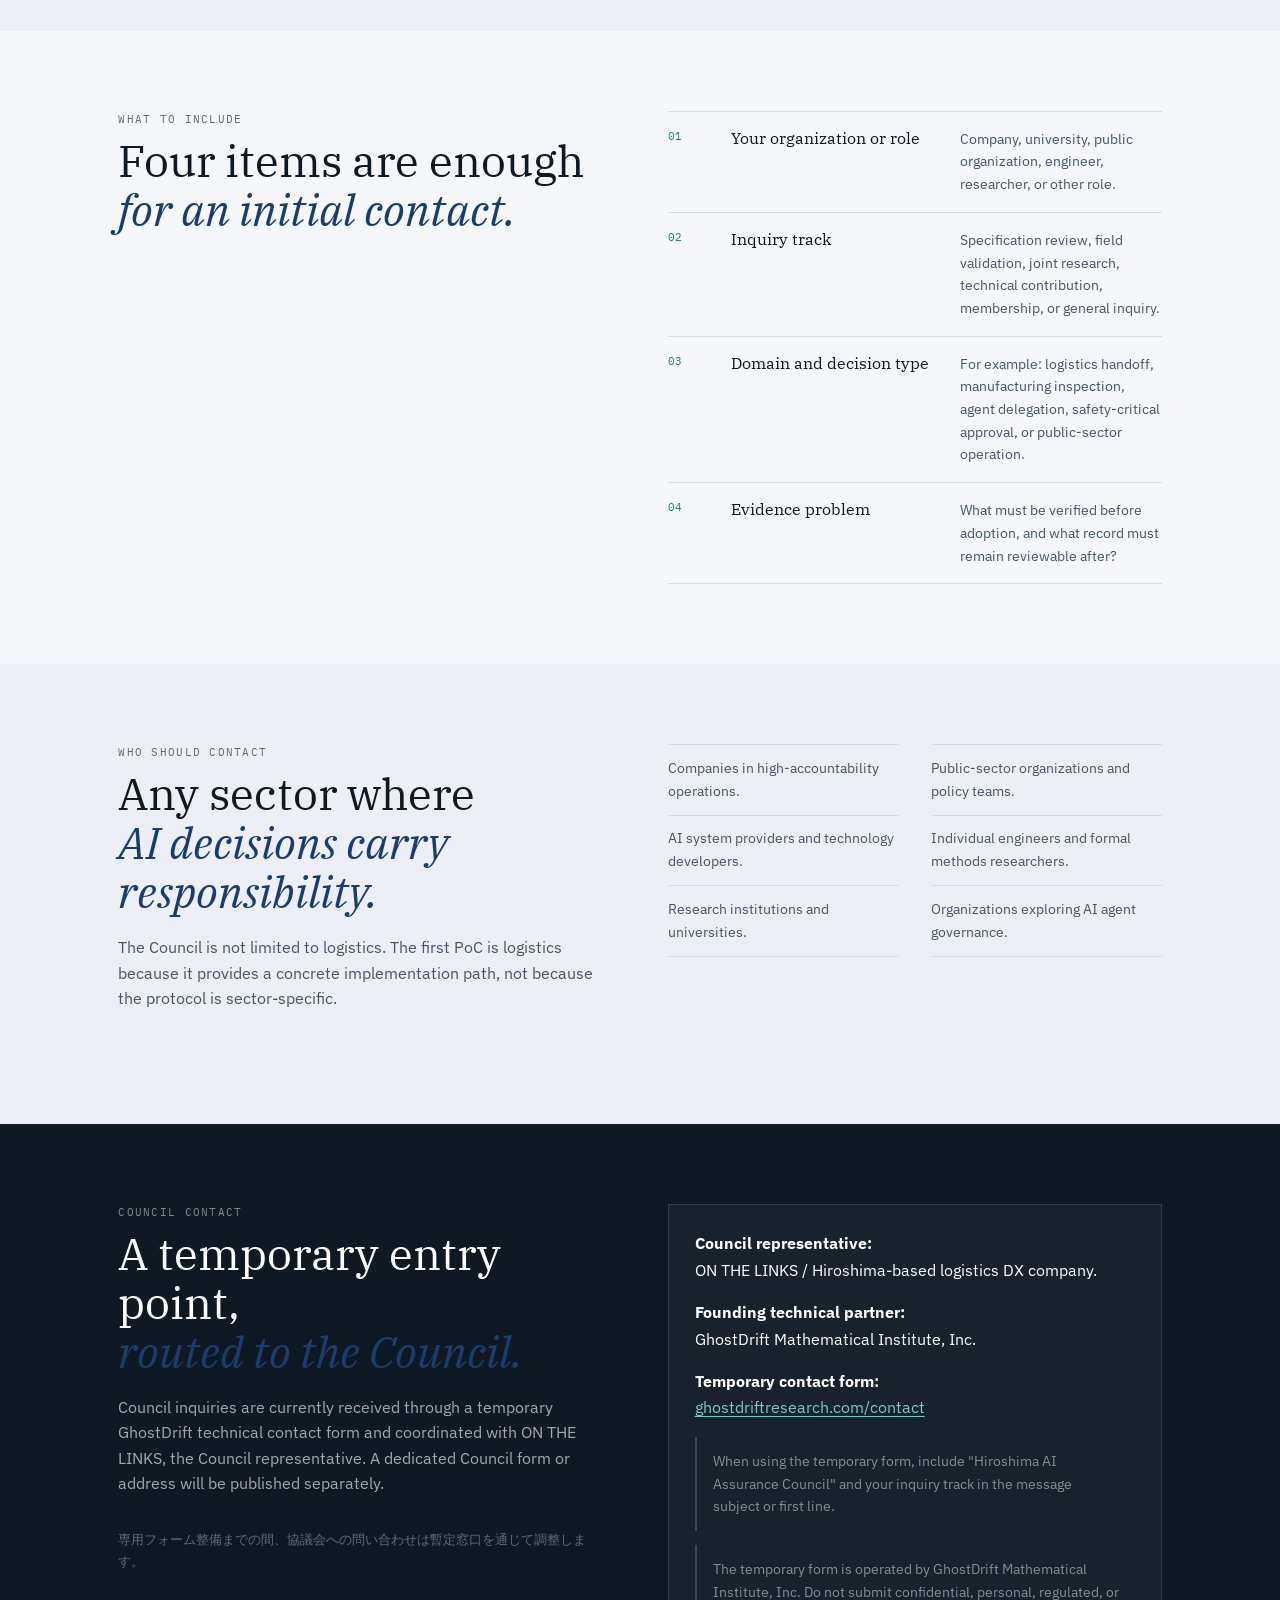
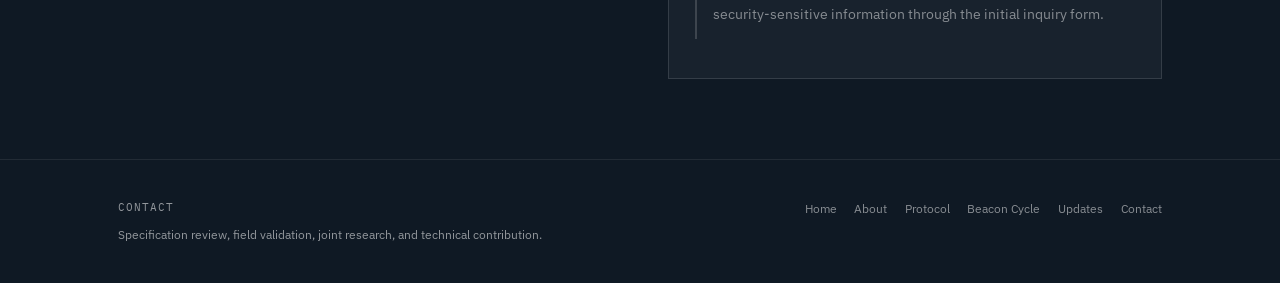
<file: contact.html>
<!DOCTYPE html>
<html lang="en">
<head>
<meta charset="UTF-8">
<meta name="viewport" content="width=device-width, initial-scale=1.0">
<title>Contact - Hiroshima AI Assurance Council</title>
<meta name="description" content="Contact the Hiroshima AI Assurance Council for specification review, field validation, joint research, or technical contribution.">
<meta property="og:title" content="Contact - Hiroshima AI Assurance Council">
<meta property="og:type" content="website">
<link rel="preconnect" href="https://fonts.googleapis.com">
<link rel="preconnect" href="https://fonts.gstatic.com" crossorigin>
<link href="https://fonts.googleapis.com/css2?family=IBM+Plex+Serif:ital,wght@0,400;0,500;1,400&family=IBM+Plex+Sans:wght@300;400;500;600&family=IBM+Plex+Mono:wght@400;500&display=swap" rel="stylesheet">
<link rel="stylesheet" href="styles.css">
<link rel="icon" href="favicon.svg" type="image/svg+xml">
</head>
<body>
<a href="#main" class="skip">Skip to main content</a>
<nav class="site-nav" aria-label="Primary navigation">
  <a class="site-brand" href="index.html">Hiroshima AI Assurance Council</a>
  <div class="nav-links">
    <a href="about.html">About</a>
    <a href="protocol.html">Protocol</a>
    <a href="beacon-cycle.html">Beacon Cycle</a>
    <a href="updates.html">Updates</a>
    <a class="nav-contact active" href="contact.html">Contact</a>
  </div>
</nav>
<main id="main">
  <section class="hero">
    <div class="hero-inner">
      <div>
        <div class="kicker">Contact the Council</div>
        <h1>Tell us what you want<br><em>to validate.</em></h1>
        <p class="hero-lead">The Council welcomes inquiries and contributions from organizations and individuals working on verifiable AI adoption. Formal membership terms are still under development. Start with one clear track: specification review, field validation, joint research, or technical contribution.</p>
        <span class="ja" lang="ja">正式な会員制度は整備中ですが、仕様レビュー、現場検証、共同研究、技術協力に関する相談を受け付けています。</span>
      </div>
      <div class="signal-panel">
        <div class="signal-row"><span class="sig-num">01</span><span class="sig-title">Choose inquiry track</span><span class="sig-state">Focus</span></div>
        <div class="signal-row"><span class="sig-num">02</span><span class="sig-title">Share domain and use case</span><span class="sig-state">Context</span></div>
        <div class="signal-row"><span class="sig-num">03</span><span class="sig-title">Coordinate with Council</span><span class="sig-state">Next step</span></div>
      </div>
    </div>
  </section>

  <section class="section alt">
    <div class="wrap">
      <div class="label">Participation Tracks</div>
      <h2>Make the first contact<br><em>specific and useful.</em></h2>
      <div class="grid-3">
        <div class="card brand"><div class="card-meta">Track 01</div><div class="card-title">Specification review</div><p>Review HAAP Draft v0.1, message semantics, state separation, terminology, or profile design.</p></div>
        <div class="card accent"><div class="card-meta">Track 02</div><div class="card-title">Field validation</div><p>Discuss a domain where AI-assisted decisions require evidence-based adoption, pre-execution verification, and explicit transition authorization.</p></div>
        <div class="card amber"><div class="card-meta">Track 03</div><div class="card-title">Joint research</div><p>Explore research on formal verification, governance implementation, responsible AI operations, or assurance records.</p></div>
        <div class="card"><div class="card-meta">Track 04</div><div class="card-title">Technical contribution</div><p>Contribute implementation feedback, tests, schema design, reference code, interoperability review, or documentation.</p></div>
        <div class="card"><div class="card-meta">Track 05</div><div class="card-title">Future membership and working groups</div><p>Ask about the membership terms, governance structure, contribution policy, and working groups currently under development.</p></div>
        <div class="card"><div class="card-meta">Track 06</div><div class="card-title">General inquiry</div><p>Use this only if your question does not fit the above. Specific use cases receive clearer next steps.</p></div>
      </div>
    </div>
  </section>

  <section class="section">
    <div class="wrap grid-2">
      <div>
        <div class="label">What to Include</div>
        <h2>Four items are enough<br><em>for an initial contact.</em></h2>
      </div>
      <div class="row-list">
        <div class="row"><span class="row-num">01</span><span class="row-name">Your organization or role</span><p>Company, university, public organization, engineer, researcher, or other role.</p></div>
        <div class="row"><span class="row-num">02</span><span class="row-name">Inquiry track</span><p>Specification review, field validation, joint research, technical contribution, membership, or general inquiry.</p></div>
        <div class="row"><span class="row-num">03</span><span class="row-name">Domain and decision type</span><p>For example: logistics handoff, manufacturing inspection, agent delegation, safety-critical approval, or public-sector operation.</p></div>
        <div class="row"><span class="row-num">04</span><span class="row-name">Evidence problem</span><p>What must be verified before adoption, and what record must remain reviewable after?</p></div>
      </div>
    </div>
  </section>

  <section class="section alt">
    <div class="wrap grid-2">
      <div>
        <div class="label">Who Should Contact</div>
        <h2>Any sector where<br><em>AI decisions carry responsibility.</em></h2>
        <p class="lead">The Council is not limited to logistics. The first PoC is logistics because it provides a concrete implementation path, not because the protocol is sector-specific.</p>
      </div>
      <div class="scope-list">
        <ul>
          <li>Companies in high-accountability operations.</li>
          <li>AI system providers and technology developers.</li>
          <li>Research institutions and universities.</li>
        </ul>
        <ul>
          <li>Public-sector organizations and policy teams.</li>
          <li>Individual engineers and formal methods researchers.</li>
          <li>Organizations exploring AI agent governance.</li>
        </ul>
      </div>
    </div>
  </section>

  <section id="contact" class="section dark">
    <div class="wrap grid-2">
      <div>
        <div class="label">Council Contact</div>
        <h2>A temporary entry point,<br><em>routed to the Council.</em></h2>
        <p class="lead">Council inquiries are currently received through a temporary GhostDrift technical contact form and coordinated with ON THE LINKS, the Council representative. A dedicated Council form or address will be published separately.</p>
        <span class="ja" lang="ja">専用フォーム整備までの間、協議会への問い合わせは暫定窓口を通じて調整します。</span>
      </div>
      <div class="contact-card">
        <p><strong>Council representative:</strong><br>ON THE LINKS / Hiroshima-based logistics DX company.</p>
        <p><strong>Founding technical partner:</strong><br>GhostDrift Mathematical Institute, Inc.</p>
        <p><strong>Temporary contact form:</strong><br><a href="https://www.ghostdriftresearch.com/contact" target="_blank" rel="noopener noreferrer">ghostdriftresearch.com/contact</a></p>
        <p class="note">When using the temporary form, include "Hiroshima AI Assurance Council" and your inquiry track in the message subject or first line.</p>
        <p class="note">The temporary form is operated by GhostDrift Mathematical Institute, Inc. Do not submit confidential, personal, regulated, or security-sensitive information through the initial inquiry form.</p>
      </div>
    </div>
  </section>
</main>
<footer>
  <div class="wrap footer-grid">
    <div><div class="footer-brand">Contact</div><div class="footer-sub">Specification review, field validation, joint research, and technical contribution.</div></div>
    <div class="footer-links">
      <a href="index.html">Home</a>
      <a href="about.html">About</a>
      <a href="protocol.html">Protocol</a>
      <a href="beacon-cycle.html">Beacon Cycle</a>
      <a href="updates.html">Updates</a>
      <a href="contact.html">Contact</a>
    </div>
  </div>
</footer>
</body>
</html>
</file>
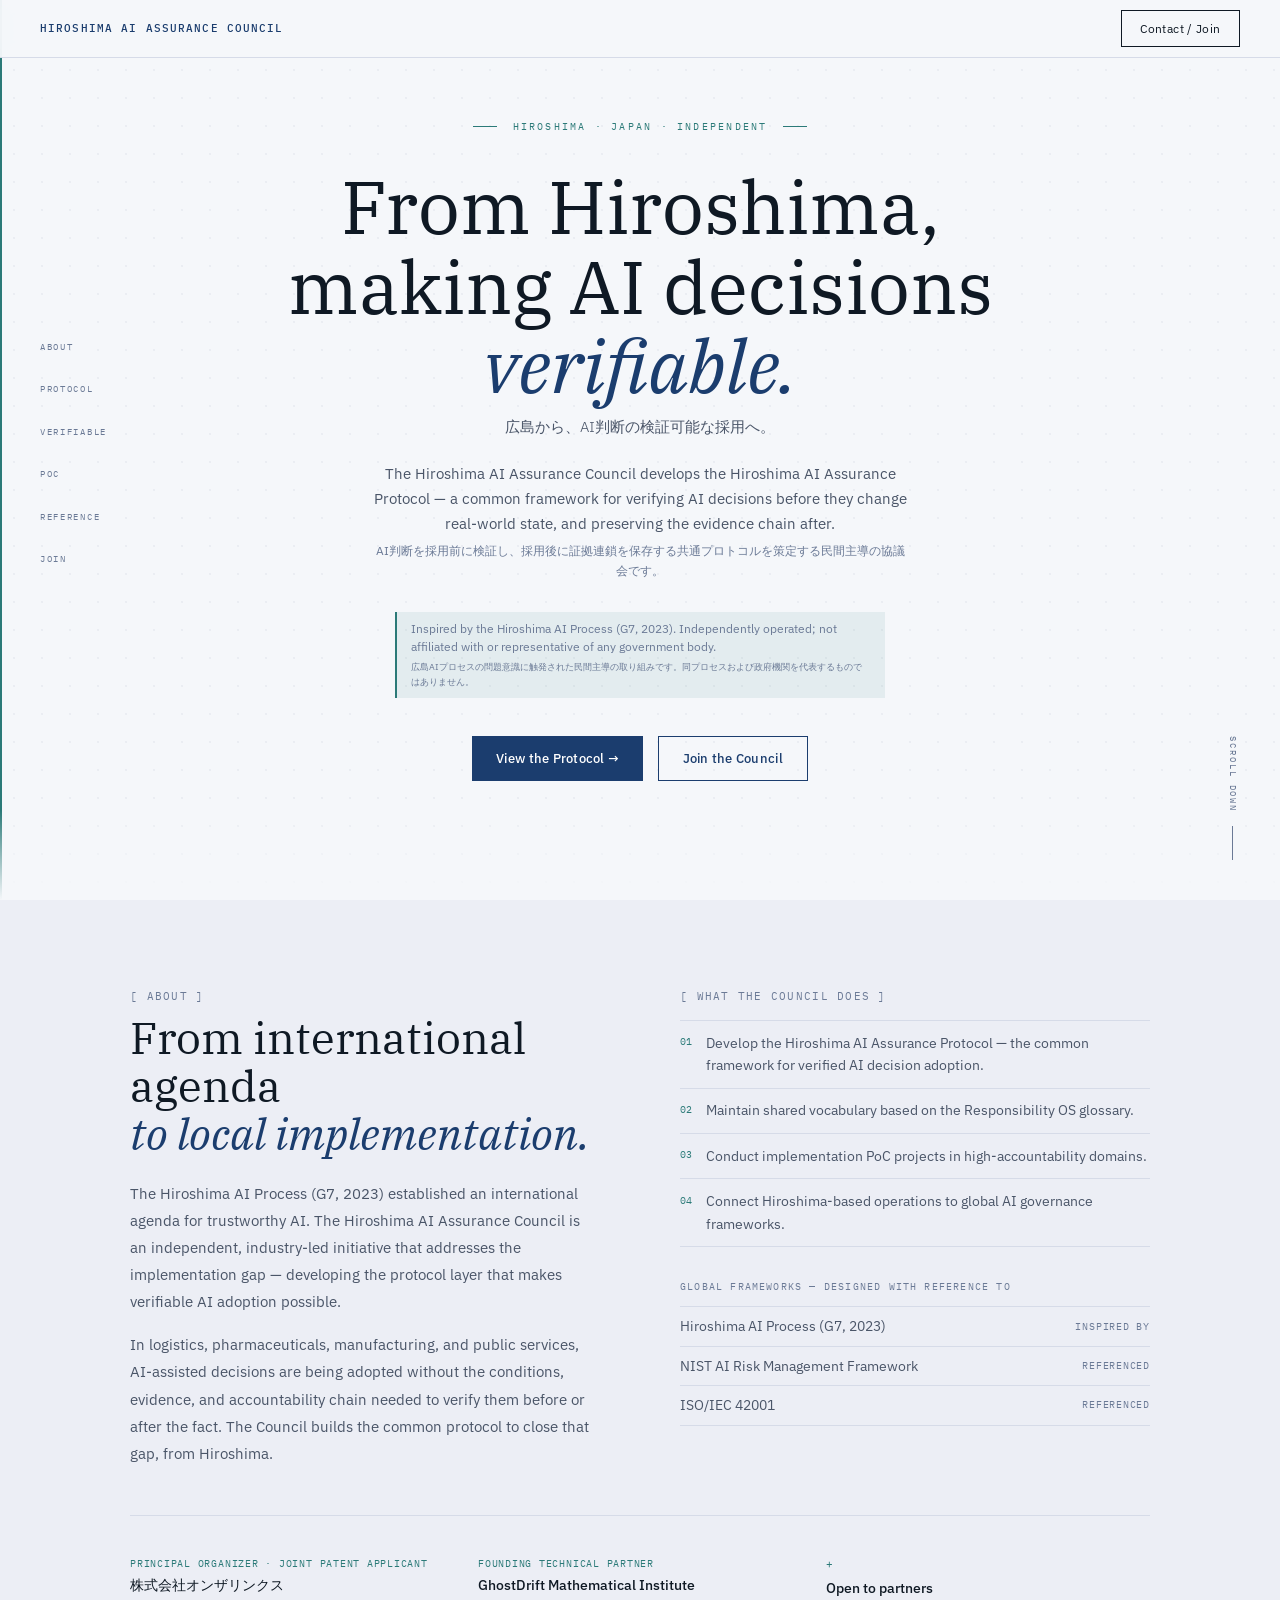
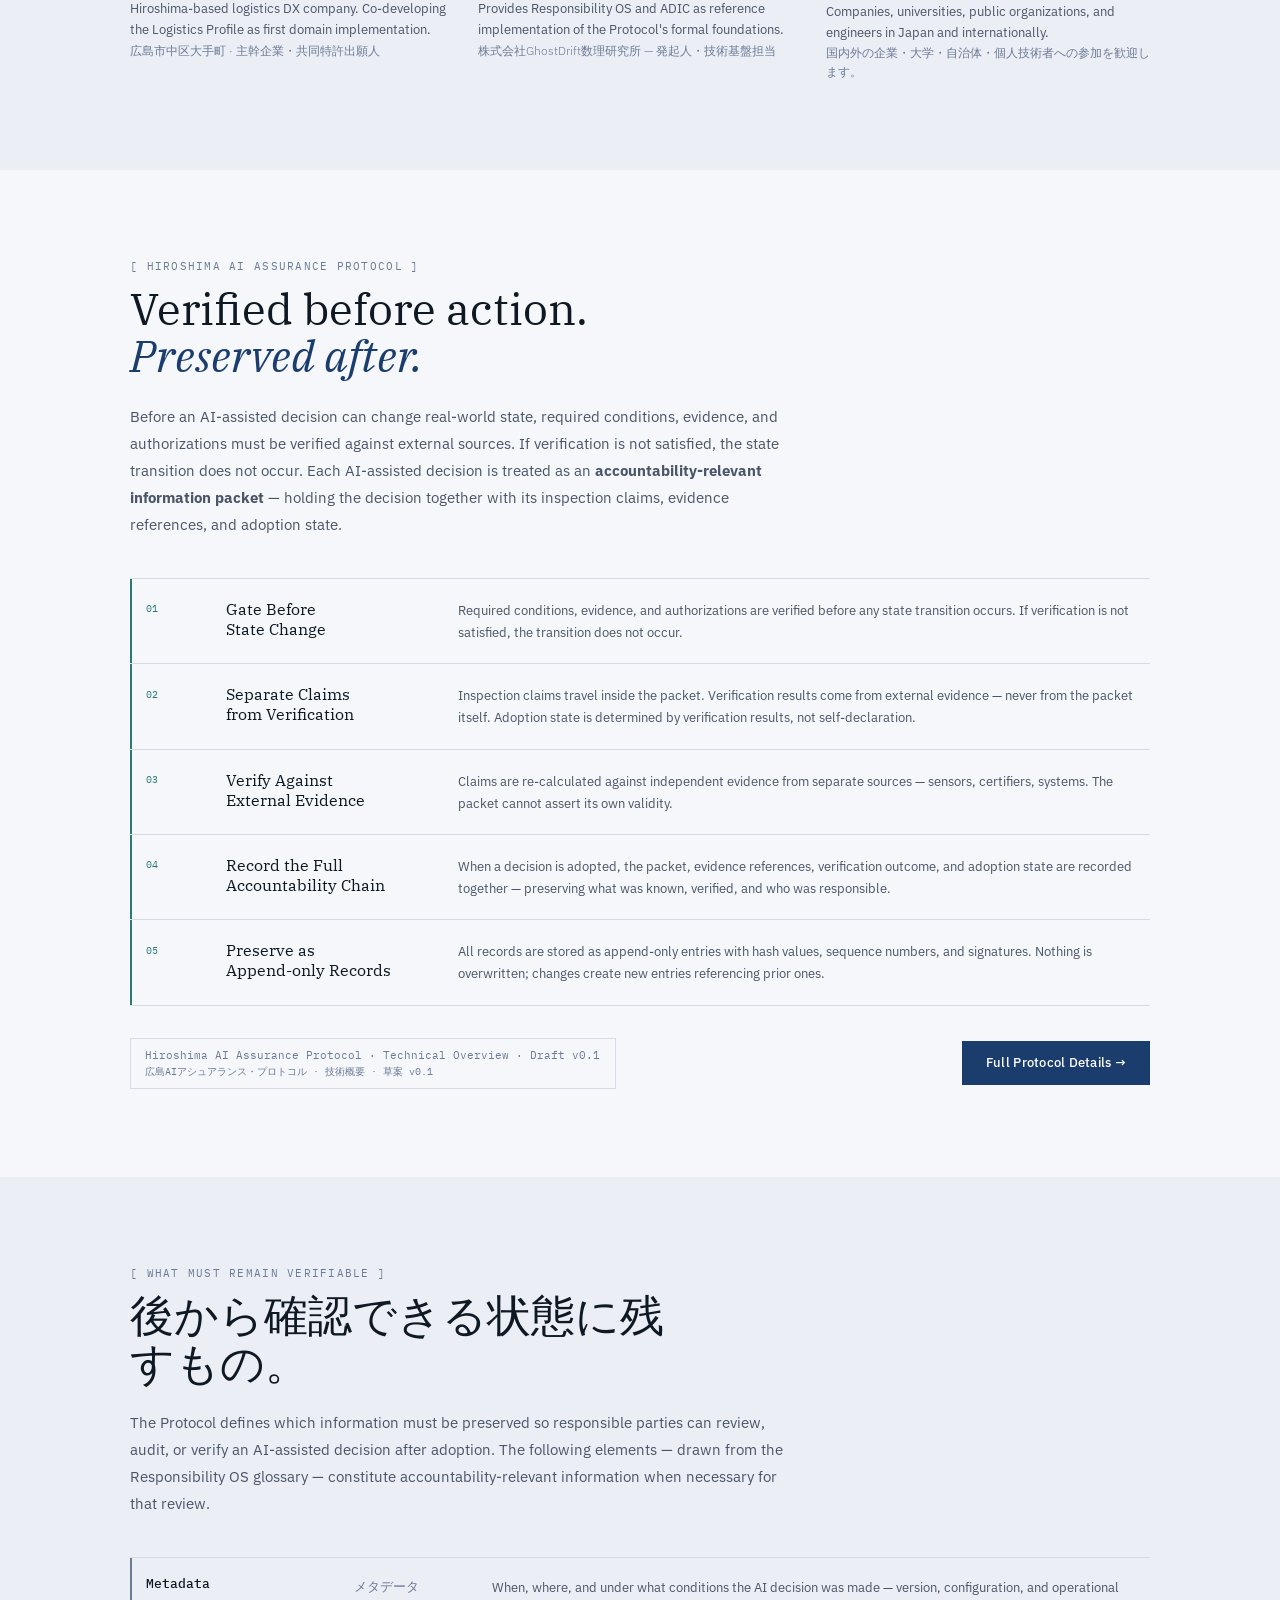
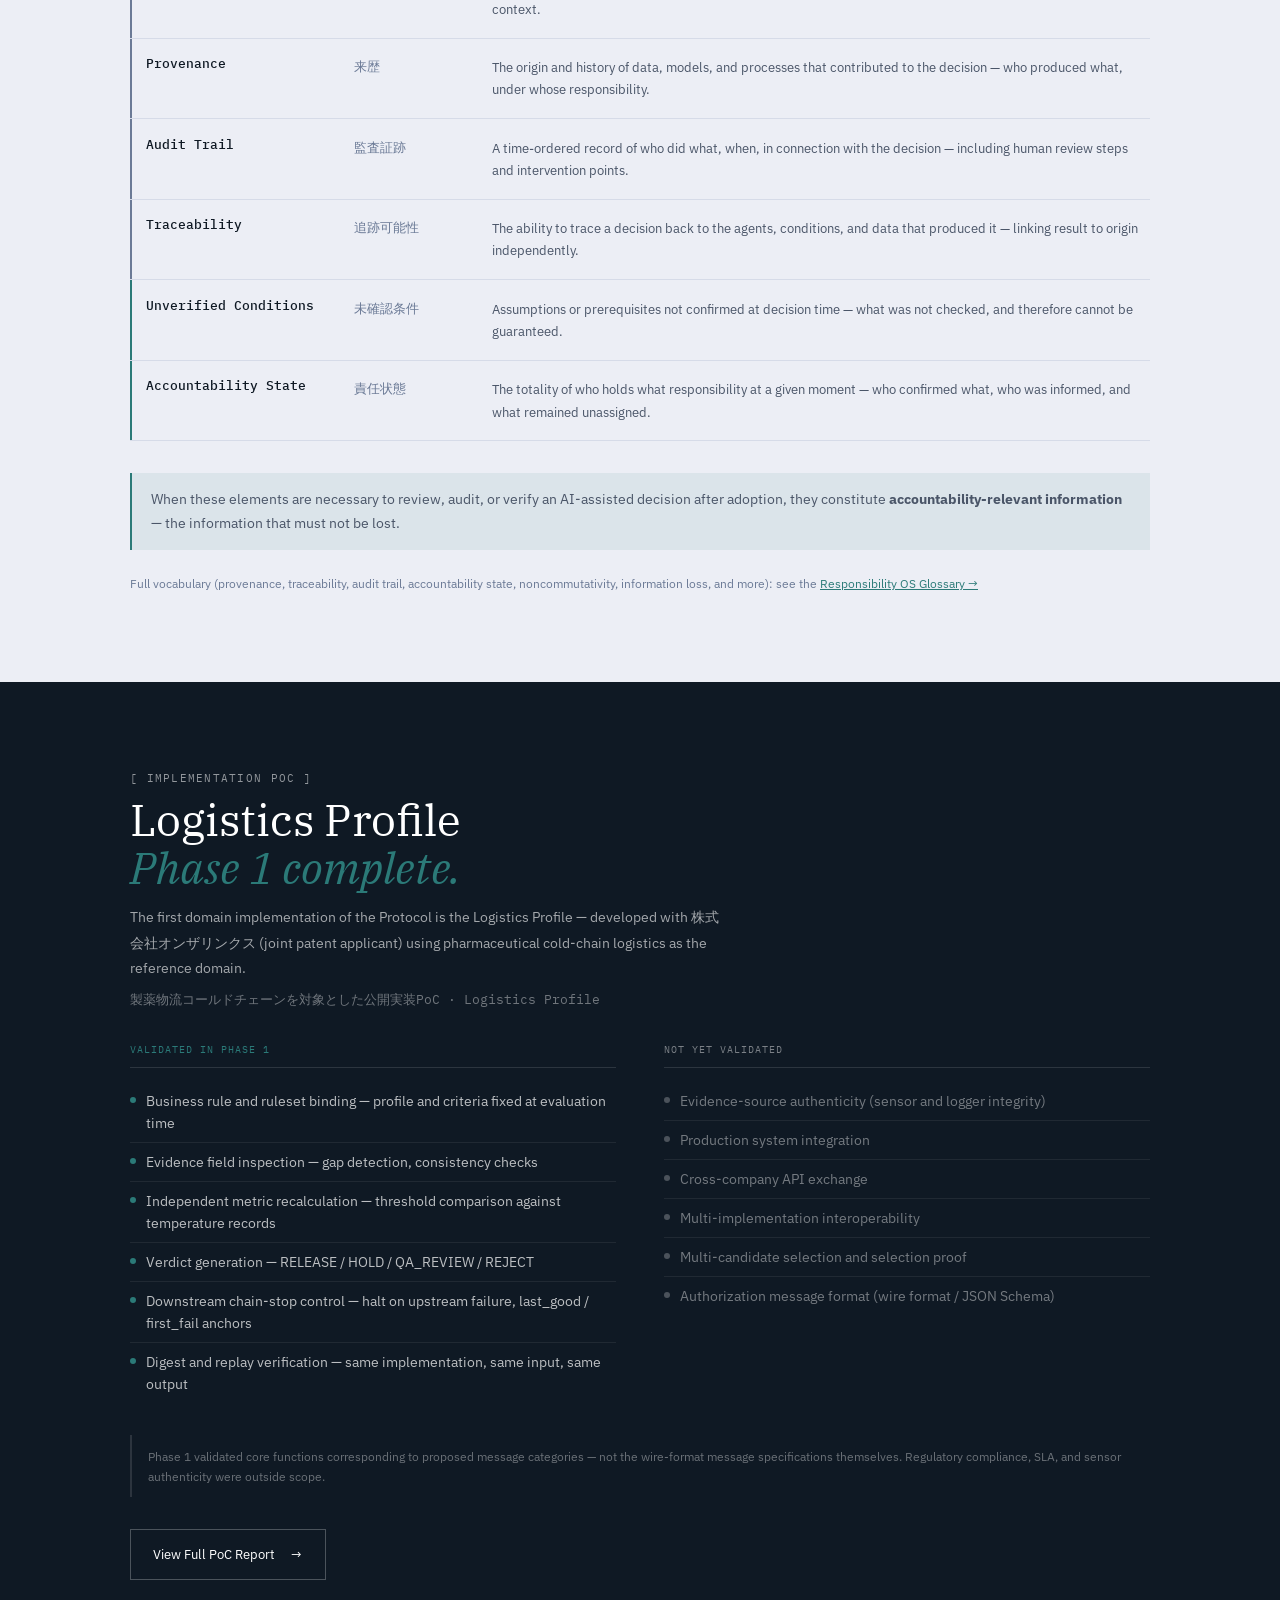
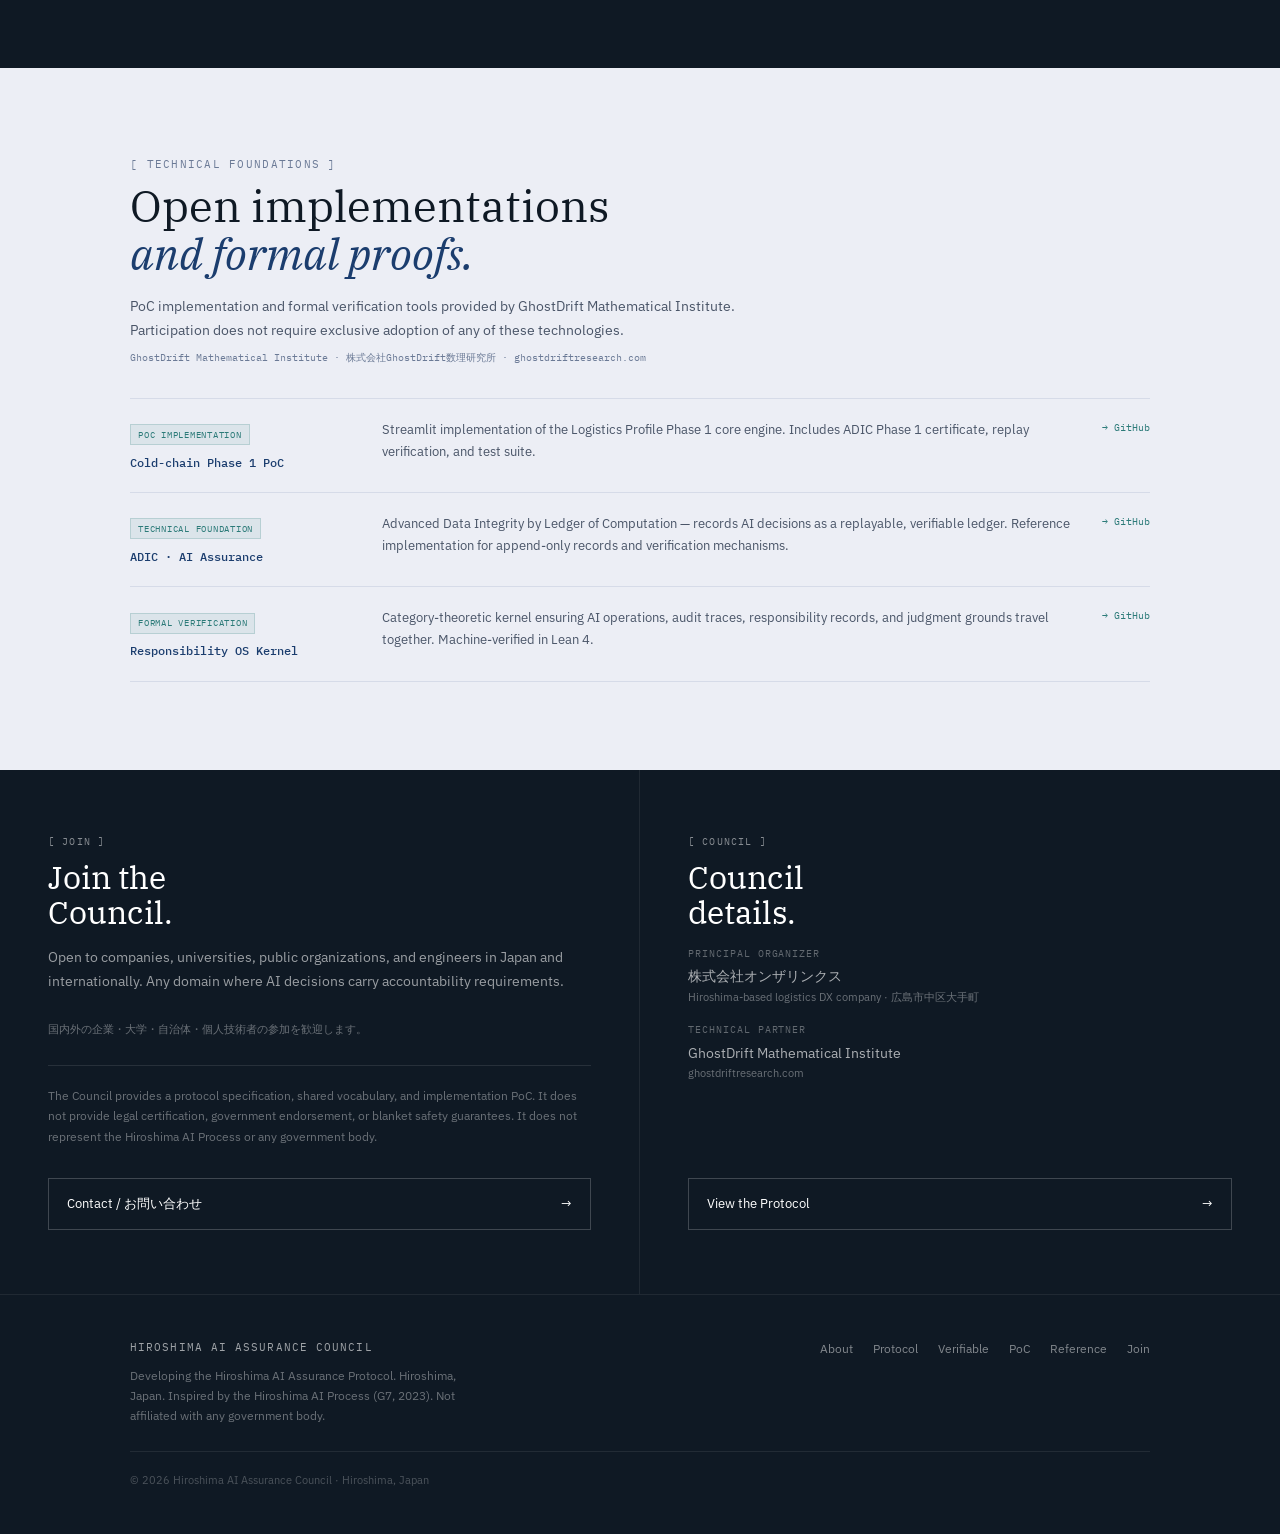
<file: haac-lp (1).html>
<!DOCTYPE html>
<html lang="en">
<head>
<meta charset="UTF-8">
<meta name="viewport" content="width=device-width, initial-scale=1.0">
<title>Hiroshima AI Assurance Council</title>
<meta name="description" content="The Hiroshima AI Assurance Council develops the Hiroshima AI Assurance Protocol — a common framework for verifying AI-assisted decisions before adoption and preserving the evidence chain after.">
<meta property="og:title" content="Hiroshima AI Assurance Council">
<meta property="og:description" content="Developing the Hiroshima AI Assurance Protocol — the common framework for verifiable AI adoption, from Hiroshima.">
<meta property="og:type" content="website">
<link rel="preconnect" href="https://fonts.googleapis.com">
<link href="https://fonts.googleapis.com/css2?family=IBM+Plex+Serif:ital,wght@0,300;0,400;0,500;1,300;1,400&family=IBM+Plex+Sans:wght@300;400;500;600&family=IBM+Plex+Mono:wght@400;500&display=swap" rel="stylesheet">
<style>
:root {
  --bg:#F5F7FA; --bg-alt:#ECEEF5; --bg-dk:#0F1924;
  --ink:#0F1924; --ink-mid:#4A5568;
  --ink-sub:#6B7A96; /* improved from #8896B0 for WCAG contrast */
  --brand:#1B3D6E; --accent:#2B7A78; --acc-pale:rgba(43,122,120,0.09);
  --rule:#D6DBE8; --white:#FFFFFF;
  --serif:'IBM Plex Serif',Georgia,serif;
  --sans:'IBM Plex Sans',system-ui,sans-serif;
  --mono:'IBM Plex Mono',monospace;
}
*,*::before,*::after{box-sizing:border-box;margin:0;padding:0}
html{scroll-behavior:smooth}
body{font-family:var(--sans);background:var(--bg);color:var(--ink);line-height:1.65;-webkit-font-smoothing:antialiased}
a{color:inherit;text-decoration:none}

/* skip nav */
.skip{position:absolute;top:-100%;left:0;background:var(--accent);color:var(--white);padding:0.5rem 1rem;font-size:0.9rem;z-index:999}
.skip:focus{top:0}

/* NAV */
.nav{position:fixed;top:0;left:0;right:0;z-index:300;height:58px;display:flex;align-items:center;justify-content:space-between;padding:0 2.5rem;background:rgba(245,247,250,0.95);backdrop-filter:blur(14px);border-bottom:1px solid var(--rule)}
.nav-logo{font-family:var(--mono);font-size:0.7rem;font-weight:500;letter-spacing:0.1em;text-transform:uppercase;color:var(--brand)}
.nav-cta{display:inline-flex;align-items:center;padding:0.46rem 1.15rem;border:1px solid var(--ink);font-size:0.78rem;letter-spacing:0.03em;color:var(--ink);transition:all 0.18s}
.nav-cta:hover,.nav-cta:focus{background:var(--brand);border-color:var(--brand);color:var(--white);outline:none}

/* HERO */
#hero{position:relative;min-height:100svh;display:flex;align-items:center;justify-content:center;background-color:var(--bg);background-image:radial-gradient(circle,rgba(27,61,110,0.052) 1px,transparent 1px);background-size:28px 28px;scroll-margin-top:58px}
#hero::before{content:'';position:absolute;left:0;top:0;bottom:0;width:2px;background:var(--accent)}
#hero::after{content:'';position:absolute;bottom:0;left:0;right:0;height:90px;background:linear-gradient(transparent,var(--bg));pointer-events:none}
.h-nav{position:absolute;left:2.5rem;top:50%;transform:translateY(-50%);list-style:none;display:flex;flex-direction:column;gap:1rem;z-index:2}
.h-nav a{font-family:var(--mono);font-size:0.59rem;letter-spacing:0.18em;text-transform:uppercase;color:var(--ink-sub);transition:color 0.18s}
.h-nav a:hover,.h-nav a:focus{color:var(--accent);outline:none}
.h-c{text-align:center;z-index:2;max-width:840px;padding:0 1.5rem}
.h-kicker{font-family:var(--mono);font-size:0.63rem;letter-spacing:0.22em;text-transform:uppercase;color:var(--accent);margin-bottom:2rem;display:flex;align-items:center;justify-content:center;gap:1rem}
.h-kicker::before,.h-kicker::after{content:'';width:24px;height:1px;background:var(--accent)}
.h-h1{font-family:var(--serif);font-size:clamp(2.5rem,5.8vw,4.6rem);font-weight:400;line-height:1.08;color:var(--ink);margin-bottom:0.5rem}
.h-h1 em{font-style:italic;color:var(--brand)}
.h-ja{font-size:0.95rem;font-weight:300;color:var(--ink-mid);margin-bottom:1.4rem}
.h-desc{font-size:0.91rem;color:var(--ink-mid);max-width:540px;margin:0 auto 0.3rem;line-height:1.72}
.h-dja{font-size:0.76rem;color:var(--ink-sub);max-width:540px;margin:0 auto 1.9rem;line-height:1.65}
.h-note{display:inline-block;font-size:0.73rem;color:var(--ink-sub);line-height:1.6;max-width:490px;margin-bottom:2.4rem;padding:0.5rem 0.9rem;border-left:2px solid var(--accent);background:var(--acc-pale);text-align:left}
.h-note .nj{display:block;margin-top:0.2rem;font-size:0.79em}
.h-btns{display:flex;justify-content:center;gap:0.9rem;flex-wrap:wrap}
.btn-f{display:inline-flex;align-items:center;gap:0.3rem;padding:0.68rem 1.5rem;background:var(--brand);color:var(--white);font-size:0.82rem;font-weight:500;letter-spacing:0.02em;transition:background 0.18s}
.btn-f:hover,.btn-f:focus{background:var(--accent);outline:none}
.btn-l{display:inline-flex;align-items:center;gap:0.3rem;padding:0.68rem 1.5rem;border:1px solid var(--brand);color:var(--brand);font-size:0.82rem;font-weight:500;letter-spacing:0.02em;transition:all 0.18s}
.btn-l:hover,.btn-l:focus{background:var(--brand);color:var(--white);outline:none}
.h-scroll{position:absolute;right:2.5rem;bottom:2.5rem;display:flex;flex-direction:column;align-items:center;gap:0.85rem;z-index:2}
.h-scroll-txt{font-family:var(--mono);font-size:0.55rem;letter-spacing:0.22em;text-transform:uppercase;color:var(--ink-sub);writing-mode:vertical-rl}
.h-scroll-bar{width:1px;height:34px;background:var(--ink-sub)}

/* SHARED */
.sec{padding:5.5rem 0;scroll-margin-top:58px}
.alt{background:var(--bg-alt)}
.dk{background:var(--bg-dk);color:var(--white)}
.wrap{max-width:1100px;margin:0 auto;padding:0 2.5rem}
.lbl{font-family:var(--mono);font-size:0.66rem;letter-spacing:0.12em;text-transform:uppercase;color:var(--ink-sub);margin-bottom:0.55rem}
.lbl::before{content:'[ '}.lbl::after{content:' ]'}
.lbl-lt{color:rgba(255,255,255,0.55)}
.sh{font-family:var(--serif);font-size:clamp(1.8rem,3.4vw,2.8rem);font-weight:400;line-height:1.1;color:var(--ink);margin-bottom:1.4rem}
.sh em{font-style:italic;color:var(--brand)}
.sh-lt{color:var(--white)}.sh-lt em{color:var(--accent)}
.lead{font-size:0.95rem;color:var(--ink-mid);max-width:660px;line-height:1.78;margin-bottom:2.5rem}

/* ABOUT */
.about-grid{display:grid;grid-template-columns:1fr 1fr;gap:5rem;align-items:start;margin-bottom:3rem}
.prose p{color:var(--ink-mid);font-size:0.95rem;line-height:1.78;margin-bottom:1rem}
.prose p:last-child{margin-bottom:0}
.actions{margin-top:0.9rem}
.a-row{display:flex;gap:0.85rem;padding:0.68rem 0;border-top:1px solid var(--rule);font-size:0.88rem;color:var(--ink-mid);line-height:1.6}
.a-row:last-of-type{border-bottom:1px solid var(--rule)}
.a-n{font-family:var(--mono);font-size:0.63rem;color:var(--accent);flex-shrink:0;padding-top:0.16rem}
.aa{margin-top:2rem}
.aa-hd{font-family:var(--mono);font-size:0.62rem;letter-spacing:0.12em;text-transform:uppercase;color:var(--ink-sub);margin-bottom:0.7rem}
.aa-row{display:flex;justify-content:space-between;align-items:center;padding:0.5rem 0;border-top:1px solid var(--rule)}
.aa-row:last-child{border-bottom:1px solid var(--rule)}
.aa-fw{font-size:0.85rem;color:var(--ink-mid)}
.aa-rel{font-family:var(--mono);font-size:0.61rem;letter-spacing:0.08em;text-transform:uppercase;color:var(--ink-sub)}
.leaders{display:grid;grid-template-columns:repeat(3,1fr);gap:1.5rem;padding-top:2.5rem;border-top:1px solid var(--rule)}
.lc-role{font-family:var(--mono);font-size:0.6rem;letter-spacing:0.08em;text-transform:uppercase;color:var(--accent);margin-bottom:0.3rem}
.lc-name{font-size:0.9rem;color:var(--ink);font-weight:500;margin-bottom:0.2rem;line-height:1.3}
.lc-desc{font-size:0.82rem;color:var(--ink-mid);line-height:1.6}
.lc-ja{font-size:0.74rem;color:var(--ink-sub);margin-top:0.12rem;font-weight:300;display:block}
.lc-sym{font-family:var(--mono);font-size:0.66rem;color:var(--accent);margin-bottom:0.35rem}

/* PROTOCOL BRIEF */
.spec-list{display:flex;flex-direction:column;margin-bottom:2rem}
.spec-row{display:grid;grid-template-columns:48px 200px 1fr;gap:2rem;align-items:start;padding:1.25rem 0 1.25rem 1rem;border-top:1px solid var(--rule);position:relative;transition:background 0.14s}
.spec-row:last-child{border-bottom:1px solid var(--rule)}
.spec-row:hover{background:rgba(27,61,110,0.026)}
.spec-row::before{content:'';position:absolute;left:0;top:0;bottom:0;width:2px;background:var(--accent)}
.spec-n{font-family:var(--mono);font-size:0.63rem;color:var(--accent);padding-top:0.15rem}
.spec-nm{font-family:var(--serif);font-size:1rem;font-weight:400;color:var(--ink);line-height:1.25}
.spec-ds{font-size:0.84rem;color:var(--ink-mid);line-height:1.65}
.spec-footer{display:flex;align-items:center;justify-content:space-between;flex-wrap:wrap;gap:1rem;margin-top:2rem}
.spec-draft{font-family:var(--mono);font-size:0.7rem;color:var(--ink-sub);border:1px solid var(--rule);padding:0.5rem 0.9rem;line-height:1.5}
.spec-draft span{display:block;font-size:0.85em;margin-top:0.12rem}

/* VERIFIABLE */
.verif-list{display:flex;flex-direction:column;margin-bottom:2rem}
.vrow{display:grid;grid-template-columns:180px 110px 1fr;gap:1.75rem;align-items:start;padding:1.1rem 0 1.1rem 1rem;border-top:1px solid var(--rule);position:relative;transition:background 0.14s}
.vrow:last-child{border-bottom:1px solid var(--rule)}
.vrow:hover{background:rgba(27,61,110,0.026)}
.vrow::before{content:'';position:absolute;left:0;top:0;bottom:0;width:2px}
.vt1::before{background:var(--ink-sub)}.vt2::before{background:var(--accent)}
.v-en{font-family:var(--mono);font-size:0.81rem;font-weight:500;color:var(--ink);line-height:1.3}
.v-ja{font-size:0.81rem;color:var(--ink-sub);font-weight:300}
.v-ds{font-size:0.84rem;color:var(--ink-mid);line-height:1.65}
.vsum{border-left:2px solid var(--accent);padding:0.9rem 1.2rem;background:var(--acc-pale);font-size:0.87rem;color:var(--ink-mid);line-height:1.72;margin-bottom:1.5rem}
.v-gloss{font-size:0.78rem;color:var(--ink-sub);line-height:1.6}
.v-gloss a{color:var(--accent);text-decoration:underline}

/* IMPLEMENTATION POC */
.poc-grid{display:grid;grid-template-columns:1fr 1fr;gap:3rem;margin:2rem 0}
.poc-col-lbl{font-family:var(--mono);font-size:0.64rem;letter-spacing:0.1em;text-transform:uppercase;margin-bottom:0.9rem;padding-bottom:0.5rem;border-bottom:1px solid rgba(255,255,255,0.12)}
.poc-col-lbl.validated{color:var(--accent)}
.poc-col-lbl.pending{color:rgba(255,255,255,0.45)}
.poc-item{display:flex;align-items:flex-start;gap:0.65rem;padding:0.5rem 0;font-size:0.86rem;line-height:1.6;border-bottom:1px solid rgba(255,255,255,0.07)}
.poc-item:last-child{border-bottom:none}
.poc-dot{width:6px;height:6px;border-radius:50%;flex-shrink:0;margin-top:0.45rem}
.poc-dot.yes{background:var(--accent)}
.poc-dot.no{background:rgba(255,255,255,0.25)}
.poc-item.yes{color:rgba(255,255,255,0.72)}
.poc-item.no{color:rgba(255,255,255,0.42)}
.poc-note{font-size:0.78rem;color:rgba(255,255,255,0.38);border-left:2px solid rgba(255,255,255,0.12);padding:0.65rem 1rem;margin-top:2rem;line-height:1.65}
.poc-link{display:inline-flex;align-items:center;gap:1rem;padding:0.85rem 1.4rem;border:1px solid rgba(255,255,255,0.25);color:var(--white);font-size:0.82rem;margin-top:2rem;transition:all 0.18s}
.poc-link:hover,.poc-link:focus{border-color:var(--accent);background:rgba(43,122,120,0.18);outline:none}

/* REFERENCE */
.ref-intro{font-size:0.88rem;color:var(--ink-mid);line-height:1.72;max-width:640px;margin-bottom:0.4rem}
.ref-by{font-family:var(--mono);font-size:0.65rem;color:var(--ink-sub);margin-bottom:2rem}
.ref-list{display:flex;flex-direction:column}
.ref-row{display:grid;grid-template-columns:220px 1fr auto;gap:2rem;align-items:start;padding:1.25rem 0;border-top:1px solid var(--rule);transition:background 0.14s}
.ref-row:last-child{border-bottom:1px solid var(--rule)}
.ref-row:hover{background:var(--bg)}
.r-nm{font-family:var(--mono);font-size:0.78rem;font-weight:500;color:var(--brand)}
.r-ds{font-size:0.84rem;color:var(--ink-mid);line-height:1.62}
.r-lk{font-family:var(--mono);font-size:0.65rem;color:var(--accent);white-space:nowrap}
.r-lk:hover,.r-lk:focus{text-decoration:underline;outline:none}
.r-tag{display:inline-block;font-family:var(--mono);font-size:0.58rem;letter-spacing:0.08em;text-transform:uppercase;padding:0.12rem 0.45rem;background:var(--acc-pale);color:var(--accent);border:1px solid rgba(43,122,120,0.2);margin-bottom:0.4rem}

/* JOIN */
.join-panels{display:grid;grid-template-columns:1fr 1fr;background:var(--bg-dk)}
.jp{padding:4rem 3rem;display:flex;flex-direction:column;justify-content:space-between;min-height:360px}
.jp:first-child{border-right:1px solid rgba(255,255,255,0.07)}
.jp-lbl{font-family:var(--mono);font-size:0.6rem;letter-spacing:0.12em;text-transform:uppercase;color:rgba(255,255,255,0.5);margin-bottom:0.65rem}
.jp-title{font-family:var(--serif);font-size:2rem;font-weight:400;color:var(--white);line-height:1.1;margin-bottom:1rem}
.jp-body{font-size:0.86rem;color:rgba(255,255,255,0.58);line-height:1.72;flex-grow:1}
.jp-scope{margin-top:1.5rem;padding-top:1.2rem;border-top:1px solid rgba(255,255,255,0.1);font-size:0.77rem;color:rgba(255,255,255,0.38);line-height:1.65}
.jp-ml{font-family:var(--mono);font-size:0.6rem;letter-spacing:0.1em;text-transform:uppercase;color:rgba(255,255,255,0.35);margin-bottom:0.22rem;margin-top:1.1rem}
.jp-ml:first-of-type{margin-top:0}
.jp-mv{font-size:0.86rem;color:rgba(255,255,255,0.65);line-height:1.5}
.jp-ms{font-size:0.78em;color:rgba(255,255,255,0.38);display:block;margin-top:0.12rem}
.jp-cta{display:flex;align-items:center;justify-content:space-between;padding:0.9rem 1.15rem;border:1px solid rgba(255,255,255,0.2);color:var(--white);font-size:0.8rem;margin-top:2rem;transition:all 0.18s}
.jp-cta:hover,.jp-cta:focus{border-color:var(--accent);background:rgba(43,122,120,0.18);outline:none}

/* FOOTER */
footer{background:var(--bg-dk);border-top:1px solid rgba(255,255,255,0.07);padding:2.75rem 0}
.ft{display:flex;justify-content:space-between;align-items:flex-start;gap:2rem}
.ft-brand{font-family:var(--mono);font-size:0.68rem;letter-spacing:0.1em;text-transform:uppercase;color:rgba(255,255,255,0.6);margin-bottom:0.55rem}
.ft-sub{font-size:0.76rem;color:rgba(255,255,255,0.38);max-width:340px;line-height:1.65}
.ft-nav{display:flex;gap:1.25rem;flex-wrap:wrap;justify-content:flex-end}
.ft-nav a{font-size:0.76rem;color:rgba(255,255,255,0.48);transition:color 0.18s}
.ft-nav a:hover,.ft-nav a:focus{color:var(--accent);outline:none}
.ft-copy{margin-top:1.6rem;padding-top:1.2rem;border-top:1px solid rgba(255,255,255,0.08);font-size:0.68rem;color:rgba(255,255,255,0.25)}

/* RESPONSIVE */
@media(max-width:860px){
  .h-nav,.h-scroll{display:none}
  .about-grid{grid-template-columns:1fr;gap:2.5rem;margin-bottom:2rem}
  .leaders{grid-template-columns:1fr;gap:1.25rem}
  .spec-row,.vrow{grid-template-columns:1fr;gap:0.35rem;padding-left:1rem}
  .poc-grid{grid-template-columns:1fr;gap:2rem}
  .ref-row{grid-template-columns:1fr;gap:0.4rem}
  .ref-row:hover{background:transparent}
  .join-panels{grid-template-columns:1fr}
  .jp:first-child{border-right:none;border-bottom:1px solid rgba(255,255,255,0.07)}
  .ft{flex-direction:column}
  .ft-nav{justify-content:flex-start}
}
@media(prefers-reduced-motion:reduce){html{scroll-behavior:auto}}
</style>
</head>
<body>

<a href="#main" class="skip">Skip to main content</a>

<nav aria-label="Primary navigation">
  <div class="nav">
    <span class="nav-logo">Hiroshima AI Assurance Council</span>
    <a href="#join" class="nav-cta">Contact / Join</a>
  </div>
</nav>

<main id="main">

<!-- HERO -->
<section id="hero" aria-label="Hero">
  <ul class="h-nav" aria-label="Page sections">
    <li><a href="#about">ABOUT</a></li>
    <li><a href="#protocol">PROTOCOL</a></li>
    <li><a href="#verifiable">VERIFIABLE</a></li>
    <li><a href="#poc">POC</a></li>
    <li><a href="#reference">REFERENCE</a></li>
    <li><a href="#join">JOIN</a></li>
  </ul>
  <div class="h-c">
    <div class="h-kicker">Hiroshima · Japan · Independent</div>
    <h1 class="h-h1">From Hiroshima,<br>making AI decisions<br><em>verifiable.</em></h1>
    <p class="h-ja" lang="ja">広島から、AI判断の検証可能な採用へ。</p>
    <p class="h-desc">The Hiroshima AI Assurance Council develops the Hiroshima AI Assurance Protocol — a common framework for verifying AI decisions before they change real-world state, and preserving the evidence chain after.</p>
    <p class="h-dja" lang="ja">AI判断を採用前に検証し、採用後に証拠連鎖を保存する共通プロトコルを策定する民間主導の協議会です。</p>
    <div class="h-note">
      Inspired by the Hiroshima AI Process (G7, 2023). Independently operated; not affiliated with or representative of any government body.
      <span class="nj" lang="ja">広島AIプロセスの問題意識に触発された民間主導の取り組みです。同プロセスおよび政府機関を代表するものではありません。</span>
    </div>
    <div class="h-btns">
      <a href="haac-protocol.html" class="btn-f">View the Protocol →</a>
      <a href="#join" class="btn-l">Join the Council</a>
    </div>
  </div>
  <div class="h-scroll" aria-hidden="true">
    <span class="h-scroll-txt">SCROLL DOWN</span>
    <span class="h-scroll-bar"></span>
  </div>
</section>

<!-- ABOUT -->
<section id="about" class="sec alt">
  <div class="wrap">
    <div class="about-grid">
      <div>
        <div class="lbl">About</div>
        <h2 class="sh">From international agenda<br><em>to local implementation.</em></h2>
        <div class="prose">
          <p>The Hiroshima AI Process (G7, 2023) established an international agenda for trustworthy AI. The Hiroshima AI Assurance Council is an independent, industry-led initiative that addresses the implementation gap — developing the protocol layer that makes verifiable AI adoption possible.</p>
          <p>In logistics, pharmaceuticals, manufacturing, and public services, AI-assisted decisions are being adopted without the conditions, evidence, and accountability chain needed to verify them before or after the fact. The Council builds the common protocol to close that gap, from Hiroshima.</p>
        </div>
      </div>
      <div>
        <div class="lbl">What the Council Does</div>
        <div class="actions">
          <div class="a-row"><span class="a-n">01</span><span>Develop the Hiroshima AI Assurance Protocol — the common framework for verified AI decision adoption.</span></div>
          <div class="a-row"><span class="a-n">02</span><span>Maintain shared vocabulary based on the Responsibility OS glossary.</span></div>
          <div class="a-row"><span class="a-n">03</span><span>Conduct implementation PoC projects in high-accountability domains.</span></div>
          <div class="a-row"><span class="a-n">04</span><span>Connect Hiroshima-based operations to global AI governance frameworks.</span></div>
        </div>
        <div class="aa">
          <div class="aa-hd">Global Frameworks — Designed with reference to</div>
          <div class="aa-row"><span class="aa-fw">Hiroshima AI Process (G7, 2023)</span><span class="aa-rel">Inspired by</span></div>
          <div class="aa-row"><span class="aa-fw">NIST AI Risk Management Framework</span><span class="aa-rel">Referenced</span></div>
          <div class="aa-row"><span class="aa-fw">ISO/IEC 42001</span><span class="aa-rel">Referenced</span></div>
        </div>
      </div>
    </div>
    <div class="leaders">
      <div>
        <div class="lc-role">Principal organizer · Joint patent applicant</div>
        <div class="lc-name">株式会社オンザリンクス</div>
        <div class="lc-desc">Hiroshima-based logistics DX company. Co-developing the Logistics Profile as first domain implementation.<span class="lc-ja" lang="ja">広島市中区大手町 · 主幹企業・共同特許出願人</span></div>
      </div>
      <div>
        <div class="lc-role">Founding technical partner</div>
        <div class="lc-name">GhostDrift Mathematical Institute</div>
        <div class="lc-desc">Provides Responsibility OS and ADIC as reference implementation of the Protocol's formal foundations.<span class="lc-ja" lang="ja">株式会社GhostDrift数理研究所 — 発起人・技術基盤担当</span></div>
      </div>
      <div>
        <div class="lc-sym">+</div>
        <div class="lc-name">Open to partners</div>
        <div class="lc-desc">Companies, universities, public organizations, and engineers in Japan and internationally.<span class="lc-ja" lang="ja">国内外の企業・大学・自治体・個人技術者への参加を歓迎します。</span></div>
      </div>
    </div>
  </div>
</section>

<!-- PROTOCOL BRIEF -->
<section id="protocol" class="sec">
  <div class="wrap">
    <div class="lbl">Hiroshima AI Assurance Protocol</div>
    <h2 class="sh">Verified before action.<br><em>Preserved after.</em></h2>
    <p class="lead">Before an AI-assisted decision can change real-world state, required conditions, evidence, and authorizations must be verified against external sources. If verification is not satisfied, the state transition does not occur. Each AI-assisted decision is treated as an <strong>accountability-relevant information packet</strong> — holding the decision together with its inspection claims, evidence references, and adoption state.</p>
    <div class="spec-list">
      <div class="spec-row">
        <div class="spec-n">01</div>
        <div class="spec-nm">Gate Before<br>State Change</div>
        <div class="spec-ds">Required conditions, evidence, and authorizations are verified before any state transition occurs. If verification is not satisfied, the transition does not occur.</div>
      </div>
      <div class="spec-row">
        <div class="spec-n">02</div>
        <div class="spec-nm">Separate Claims<br>from Verification</div>
        <div class="spec-ds">Inspection claims travel inside the packet. Verification results come from external evidence — never from the packet itself. Adoption state is determined by verification results, not self-declaration.</div>
      </div>
      <div class="spec-row">
        <div class="spec-n">03</div>
        <div class="spec-nm">Verify Against<br>External Evidence</div>
        <div class="spec-ds">Claims are re-calculated against independent evidence from separate sources — sensors, certifiers, systems. The packet cannot assert its own validity.</div>
      </div>
      <div class="spec-row">
        <div class="spec-n">04</div>
        <div class="spec-nm">Record the Full<br>Accountability Chain</div>
        <div class="spec-ds">When a decision is adopted, the packet, evidence references, verification outcome, and adoption state are recorded together — preserving what was known, verified, and who was responsible.</div>
      </div>
      <div class="spec-row">
        <div class="spec-n">05</div>
        <div class="spec-nm">Preserve as<br>Append-only Records</div>
        <div class="spec-ds">All records are stored as append-only entries with hash values, sequence numbers, and signatures. Nothing is overwritten; changes create new entries referencing prior ones.</div>
      </div>
    </div>
    <div class="spec-footer">
      <div class="spec-draft">
        Hiroshima AI Assurance Protocol · Technical Overview · Draft v0.1
        <span lang="ja">広島AIアシュアランス・プロトコル · 技術概要 · 草案 v0.1</span>
      </div>
      <a href="haac-protocol.html" class="btn-f">Full Protocol Details →</a>
    </div>
  </div>
</section>

<!-- WHAT MUST REMAIN VERIFIABLE -->
<section id="verifiable" class="sec alt">
  <div class="wrap">
    <div class="lbl">What Must Remain Verifiable</div>
    <h2 class="sh" style="max-width:560px;" lang="ja">後から確認できる状態に残すもの。</h2>
    <p class="lead">The Protocol defines which information must be preserved so responsible parties can review, audit, or verify an AI-assisted decision after adoption. The following elements — drawn from the Responsibility OS glossary — constitute accountability-relevant information when necessary for that review.</p>
    <div class="verif-list">
      <div class="vrow vt1">
        <div class="v-en">Metadata</div><div class="v-ja" lang="ja">メタデータ</div>
        <div class="v-ds">When, where, and under what conditions the AI decision was made — version, configuration, and operational context.</div>
      </div>
      <div class="vrow vt1">
        <div class="v-en">Provenance</div><div class="v-ja" lang="ja">来歴</div>
        <div class="v-ds">The origin and history of data, models, and processes that contributed to the decision — who produced what, under whose responsibility.</div>
      </div>
      <div class="vrow vt1">
        <div class="v-en">Audit Trail</div><div class="v-ja" lang="ja">監査証跡</div>
        <div class="v-ds">A time-ordered record of who did what, when, in connection with the decision — including human review steps and intervention points.</div>
      </div>
      <div class="vrow vt1">
        <div class="v-en">Traceability</div><div class="v-ja" lang="ja">追跡可能性</div>
        <div class="v-ds">The ability to trace a decision back to the agents, conditions, and data that produced it — linking result to origin independently.</div>
      </div>
      <div class="vrow vt2">
        <div class="v-en">Unverified Conditions</div><div class="v-ja" lang="ja">未確認条件</div>
        <div class="v-ds">Assumptions or prerequisites not confirmed at decision time — what was not checked, and therefore cannot be guaranteed.</div>
      </div>
      <div class="vrow vt2">
        <div class="v-en">Accountability State</div><div class="v-ja" lang="ja">責任状態</div>
        <div class="v-ds">The totality of who holds what responsibility at a given moment — who confirmed what, who was informed, and what remained unassigned.</div>
      </div>
    </div>
    <div class="vsum">When these elements are necessary to review, audit, or verify an AI-assisted decision after adoption, they constitute <strong>accountability-relevant information</strong> — the information that must not be lost.</div>
    <p class="v-gloss">Full vocabulary (provenance, traceability, audit trail, accountability state, noncommutativity, information loss, and more): see the <a href="https://github.com/GhostDriftTheory/responsibility-os-kernel" target="_blank" rel="noopener noreferrer">Responsibility OS Glossary →</a></p>
  </div>
</section>

<!-- IMPLEMENTATION POC -->
<section id="poc" class="sec dk">
  <div class="wrap">
    <div class="lbl lbl-lt">Implementation PoC</div>
    <h2 class="sh sh-lt" style="margin-bottom:0.75rem;">Logistics Profile<br><em>Phase 1 complete.</em></h2>
    <p style="font-size:0.9rem;color:rgba(255,255,255,0.62);max-width:600px;line-height:1.78;margin-bottom:0.5rem;">The first domain implementation of the Protocol is the Logistics Profile — developed with 株式会社オンザリンクス (joint patent applicant) using pharmaceutical cold-chain logistics as the reference domain.</p>
    <p style="font-size:0.8rem;color:rgba(255,255,255,0.4);font-family:var(--mono);margin-bottom:2rem;" lang="ja">製薬物流コールドチェーンを対象とした公開実装PoC · Logistics Profile</p>
    <div class="poc-grid">
      <div>
        <div class="poc-col-lbl validated">Validated in Phase 1</div>
        <div class="poc-item yes"><span class="poc-dot yes"></span>Business rule and ruleset binding — profile and criteria fixed at evaluation time</div>
        <div class="poc-item yes"><span class="poc-dot yes"></span>Evidence field inspection — gap detection, consistency checks</div>
        <div class="poc-item yes"><span class="poc-dot yes"></span>Independent metric recalculation — threshold comparison against temperature records</div>
        <div class="poc-item yes"><span class="poc-dot yes"></span>Verdict generation — RELEASE / HOLD / QA_REVIEW / REJECT</div>
        <div class="poc-item yes"><span class="poc-dot yes"></span>Downstream chain-stop control — halt on upstream failure, last_good / first_fail anchors</div>
        <div class="poc-item yes"><span class="poc-dot yes"></span>Digest and replay verification — same implementation, same input, same output</div>
      </div>
      <div>
        <div class="poc-col-lbl pending">Not yet validated</div>
        <div class="poc-item no"><span class="poc-dot no"></span>Evidence-source authenticity (sensor and logger integrity)</div>
        <div class="poc-item no"><span class="poc-dot no"></span>Production system integration</div>
        <div class="poc-item no"><span class="poc-dot no"></span>Cross-company API exchange</div>
        <div class="poc-item no"><span class="poc-dot no"></span>Multi-implementation interoperability</div>
        <div class="poc-item no"><span class="poc-dot no"></span>Multi-candidate selection and selection proof</div>
        <div class="poc-item no"><span class="poc-dot no"></span>Authorization message format (wire format / JSON Schema)</div>
      </div>
    </div>
    <p class="poc-note">Phase 1 validated core functions corresponding to proposed message categories — not the wire-format message specifications themselves. Regulatory compliance, SLA, and sensor authenticity were outside scope.</p>
    <a href="haac-protocol.html#poc" class="poc-link">View Full PoC Report <span>→</span></a>
  </div>
</section>

<!-- REFERENCE -->
<section id="reference" class="sec alt">
  <div class="wrap">
    <div class="lbl">Technical Foundations</div>
    <h2 class="sh" style="margin-bottom:1rem;">Open implementations<br><em>and formal proofs.</em></h2>
    <p class="ref-intro">PoC implementation and formal verification tools provided by GhostDrift Mathematical Institute. Participation does not require exclusive adoption of any of these technologies.</p>
    <div class="ref-by">GhostDrift Mathematical Institute · 株式会社GhostDrift数理研究所 · ghostdriftresearch.com</div>
    <div class="ref-list">
      <div class="ref-row">
        <div>
          <div class="r-tag">PoC Implementation</div>
          <div class="r-nm">Cold-chain Phase 1 PoC</div>
        </div>
        <div class="r-ds">Streamlit implementation of the Logistics Profile Phase 1 core engine. Includes ADIC Phase 1 certificate, replay verification, and test suite.</div>
        <a class="r-lk" href="https://github.com/GhostDriftTheory/coldchain-handoff-assurance-streamlit" target="_blank" rel="noopener noreferrer">→ GitHub</a>
      </div>
      <div class="ref-row">
        <div>
          <div class="r-tag">Technical Foundation</div>
          <div class="r-nm">ADIC · AI Assurance</div>
        </div>
        <div class="r-ds">Advanced Data Integrity by Ledger of Computation — records AI decisions as a replayable, verifiable ledger. Reference implementation for append-only records and verification mechanisms.</div>
        <a class="r-lk" href="https://github.com/GhostDriftTheory/adic-ai-assurance-lean" target="_blank" rel="noopener noreferrer">→ GitHub</a>
      </div>
      <div class="ref-row">
        <div>
          <div class="r-tag">Formal Verification</div>
          <div class="r-nm">Responsibility OS Kernel</div>
        </div>
        <div class="r-ds">Category-theoretic kernel ensuring AI operations, audit traces, responsibility records, and judgment grounds travel together. Machine-verified in Lean 4.</div>
        <a class="r-lk" href="https://github.com/GhostDriftTheory/responsibility-os-kernel" target="_blank" rel="noopener noreferrer">→ GitHub</a>
      </div>
    </div>
  </div>
</section>

<!-- JOIN -->
<div class="join-panels" id="join">
  <div class="jp">
    <div>
      <div class="jp-lbl">[ Join ]</div>
      <div class="jp-title">Join the<br>Council.</div>
      <div class="jp-body">
        Open to companies, universities, public organizations, and engineers in Japan and internationally. Any domain where AI decisions carry accountability requirements.
        <br><br><span style="font-size:0.82em;color:rgba(255,255,255,0.38);" lang="ja">国内外の企業・大学・自治体・個人技術者の参加を歓迎します。</span>
        <div class="jp-scope">The Council provides a protocol specification, shared vocabulary, and implementation PoC. It does not provide legal certification, government endorsement, or blanket safety guarantees. It does not represent the Hiroshima AI Process or any government body.</div>
      </div>
    </div>
    <a href="https://www.ghostdriftresearch.com/contact" class="jp-cta"><span>Contact / <span lang="ja">お問い合わせ</span></span><span>→</span></a>
  </div>
  <div class="jp">
    <div>
      <div class="jp-lbl">[ Council ]</div>
      <div class="jp-title">Council<br>details.</div>
      <div class="jp-body">
        <div class="jp-ml">Principal organizer</div>
        <div class="jp-mv"><span lang="ja">株式会社オンザリンクス</span><span class="jp-ms" lang="ja">Hiroshima-based logistics DX company · 広島市中区大手町</span></div>
        <div class="jp-ml">Technical partner</div>
        <div class="jp-mv">GhostDrift Mathematical Institute<span class="jp-ms">ghostdriftresearch.com</span></div>
      </div>
    </div>
    <a href="haac-protocol.html" class="jp-cta"><span>View the Protocol</span><span>→</span></a>
  </div>
</div>

</main>

<footer>
  <div class="wrap">
    <div class="ft">
      <div>
        <div class="ft-brand">Hiroshima AI Assurance Council</div>
        <div class="ft-sub">Developing the Hiroshima AI Assurance Protocol. Hiroshima, Japan. Inspired by the Hiroshima AI Process (G7, 2023). Not affiliated with any government body.</div>
      </div>
      <nav class="ft-nav" aria-label="Footer navigation">
        <a href="#about">About</a>
        <a href="#protocol">Protocol</a>
        <a href="#verifiable">Verifiable</a>
        <a href="#poc">PoC</a>
        <a href="#reference">Reference</a>
        <a href="#join">Join</a>
      </nav>
    </div>
    <div class="ft-copy">© 2026 Hiroshima AI Assurance Council · Hiroshima, Japan</div>
  </div>
</footer>

</body>
</html>
</file>
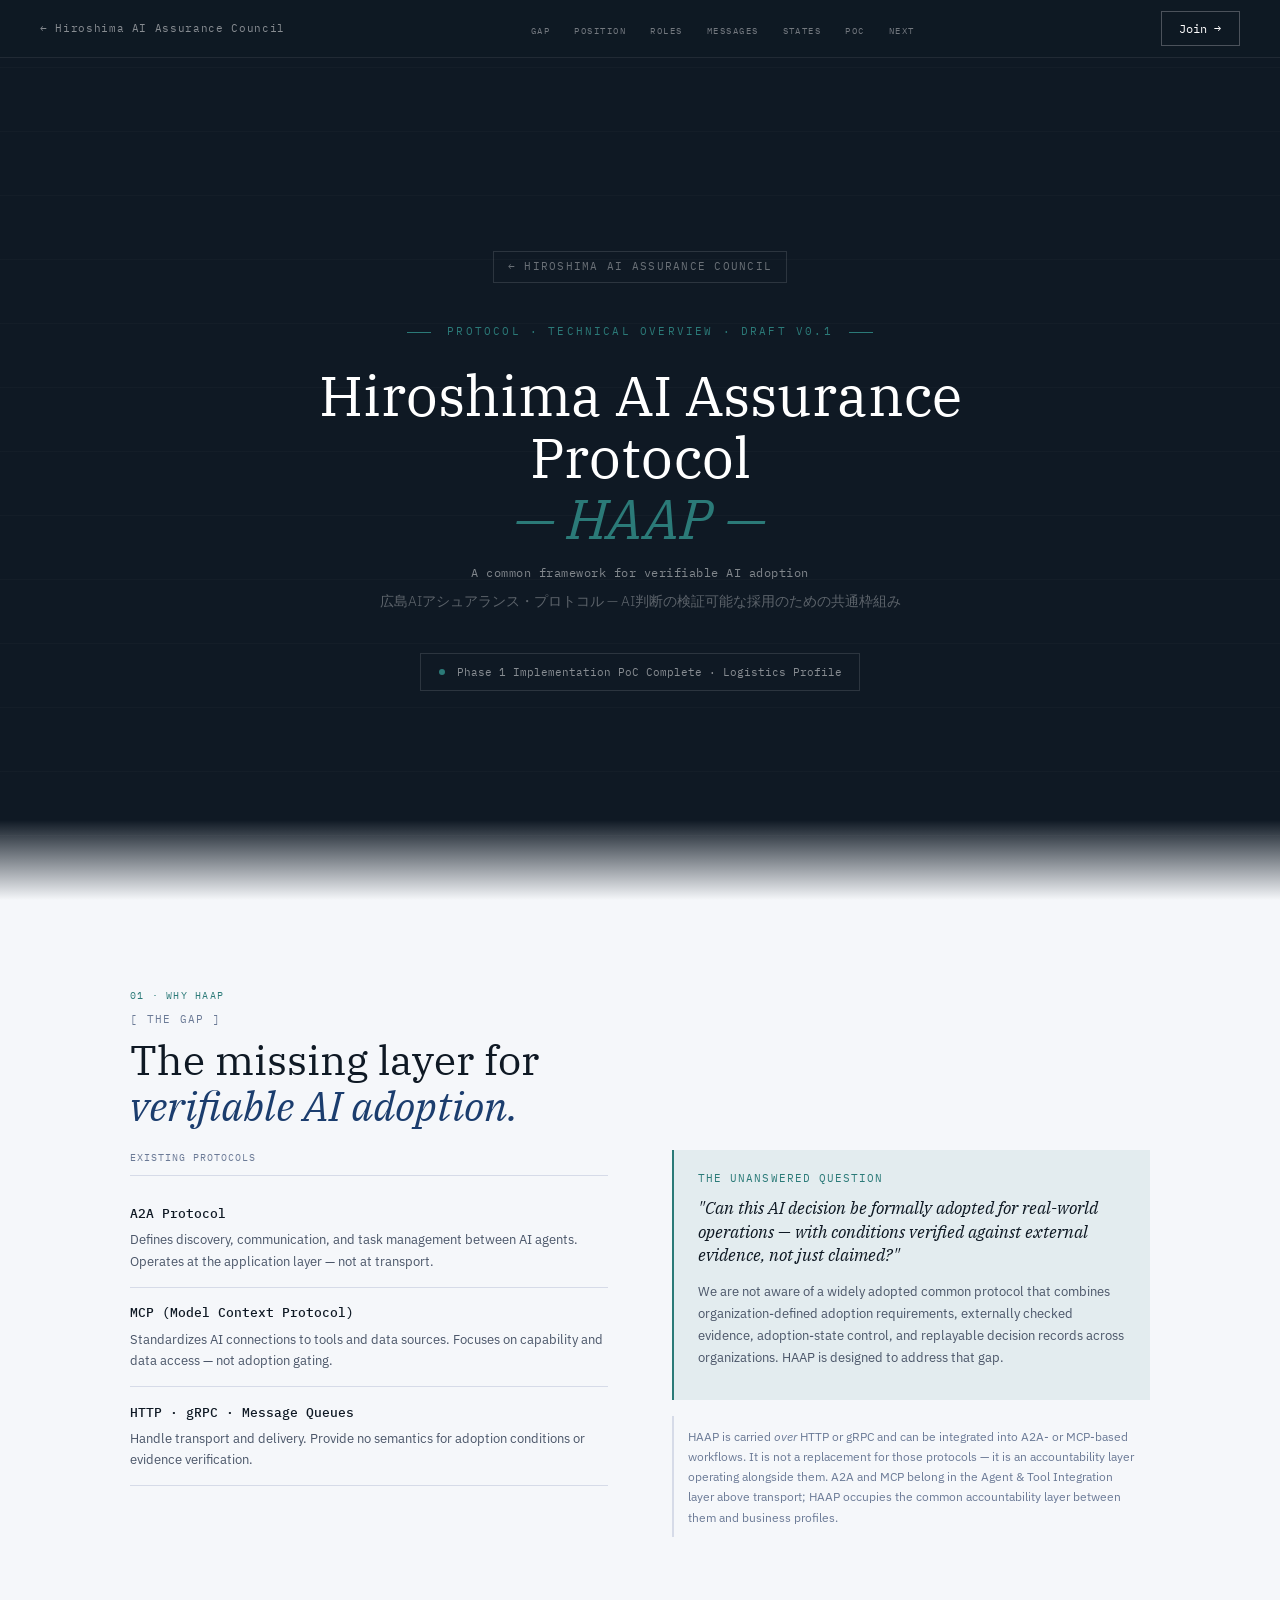
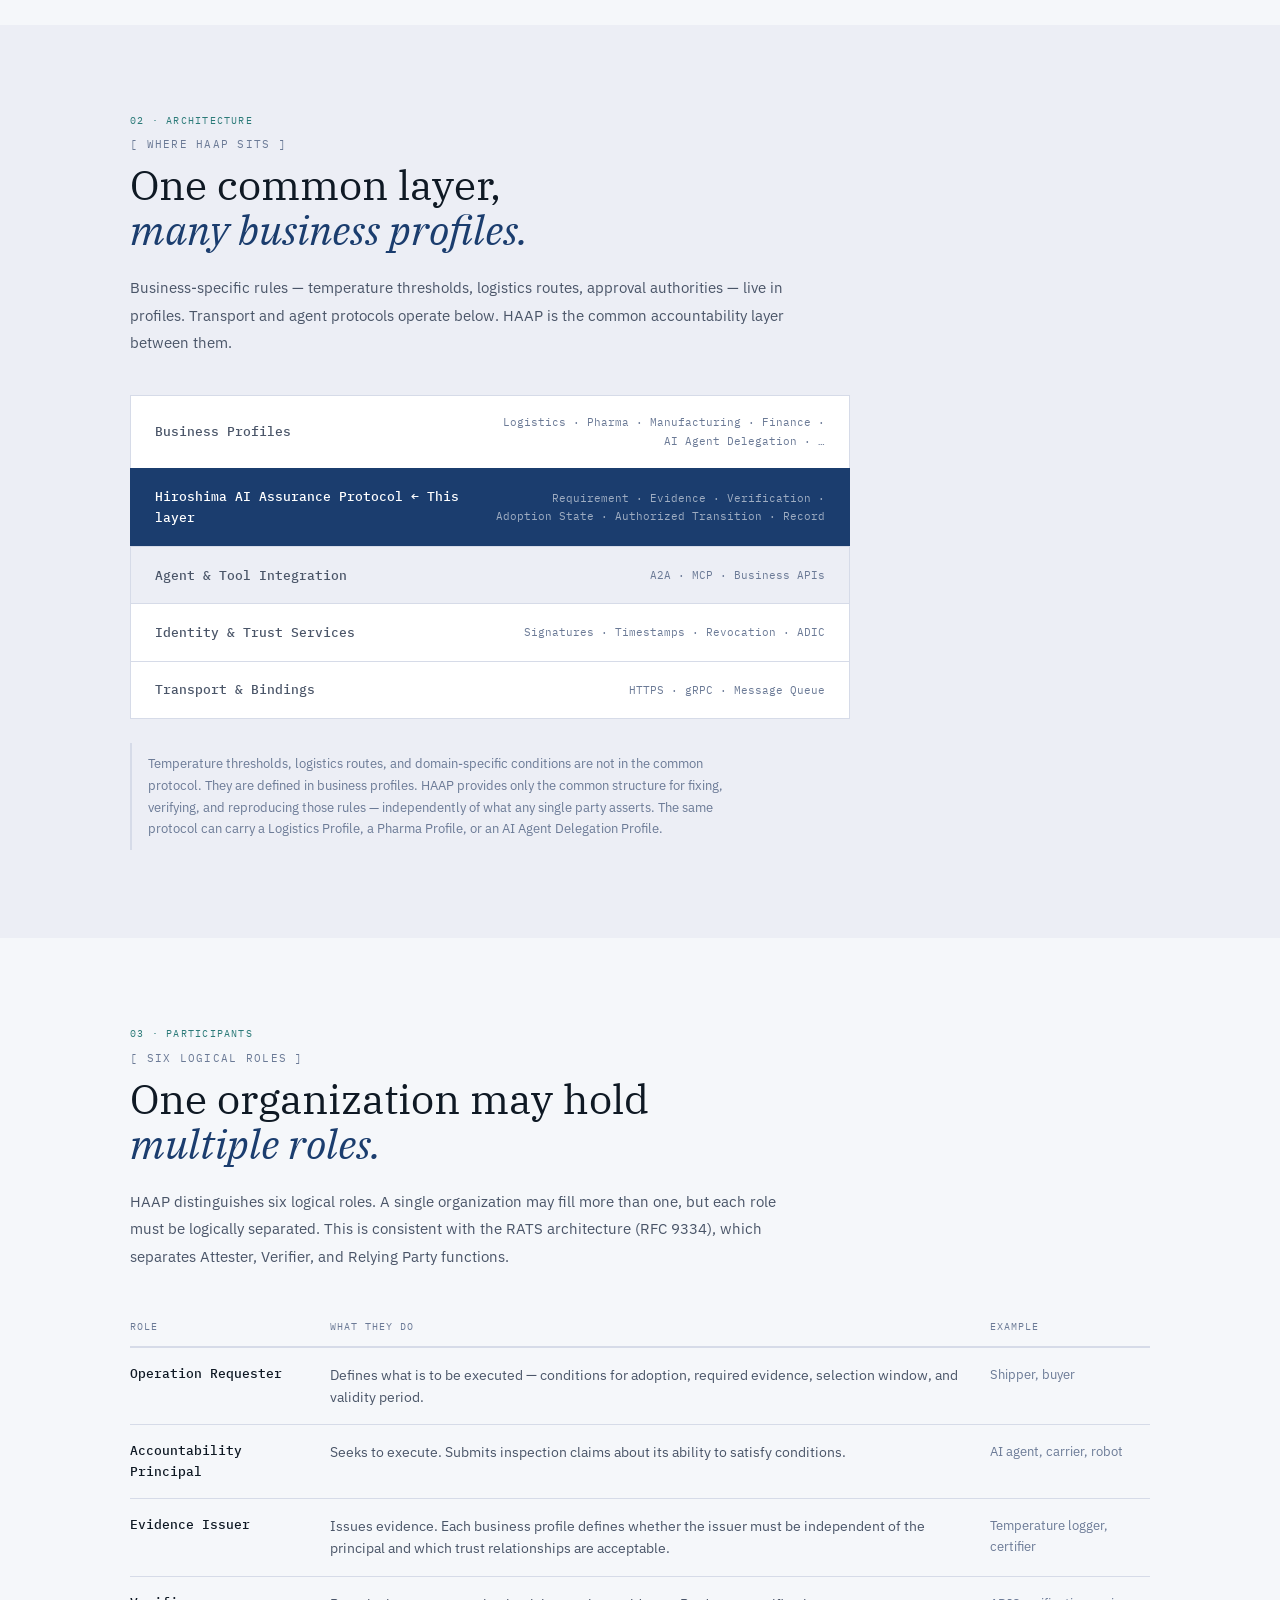
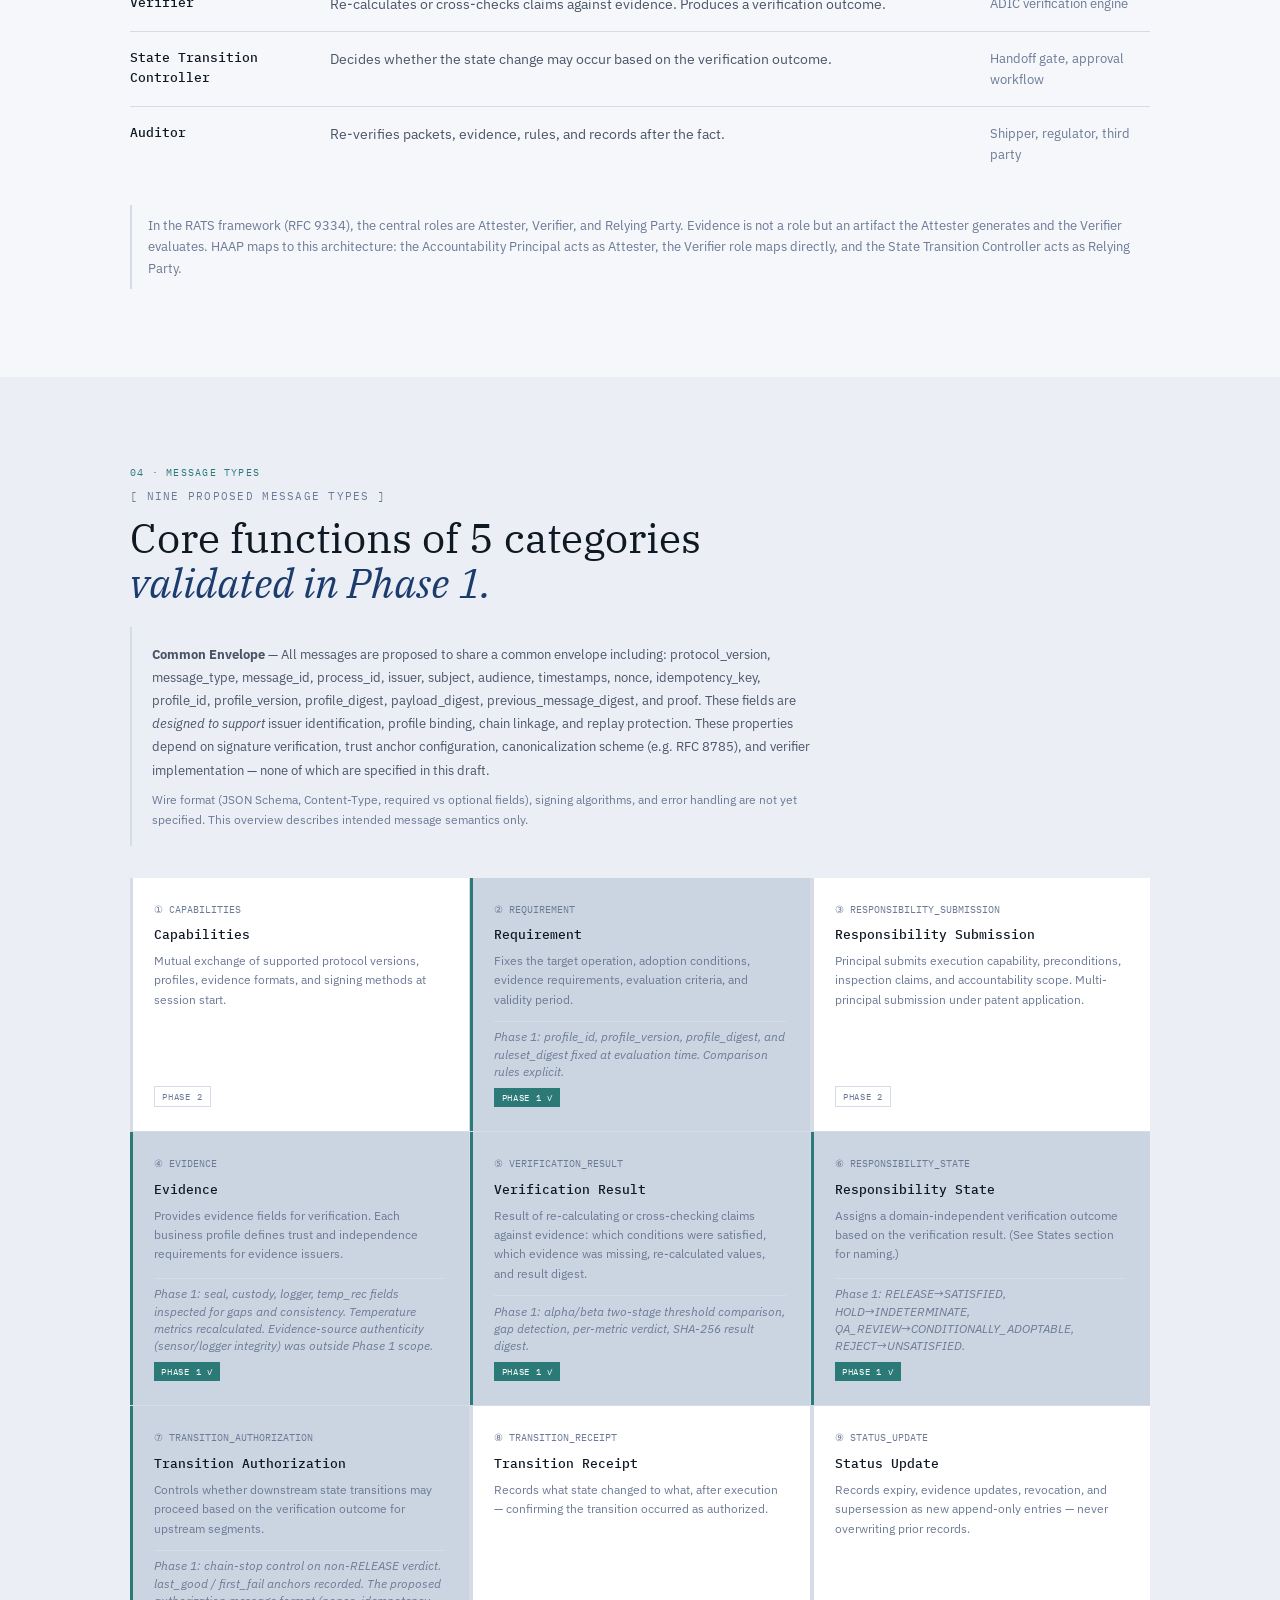
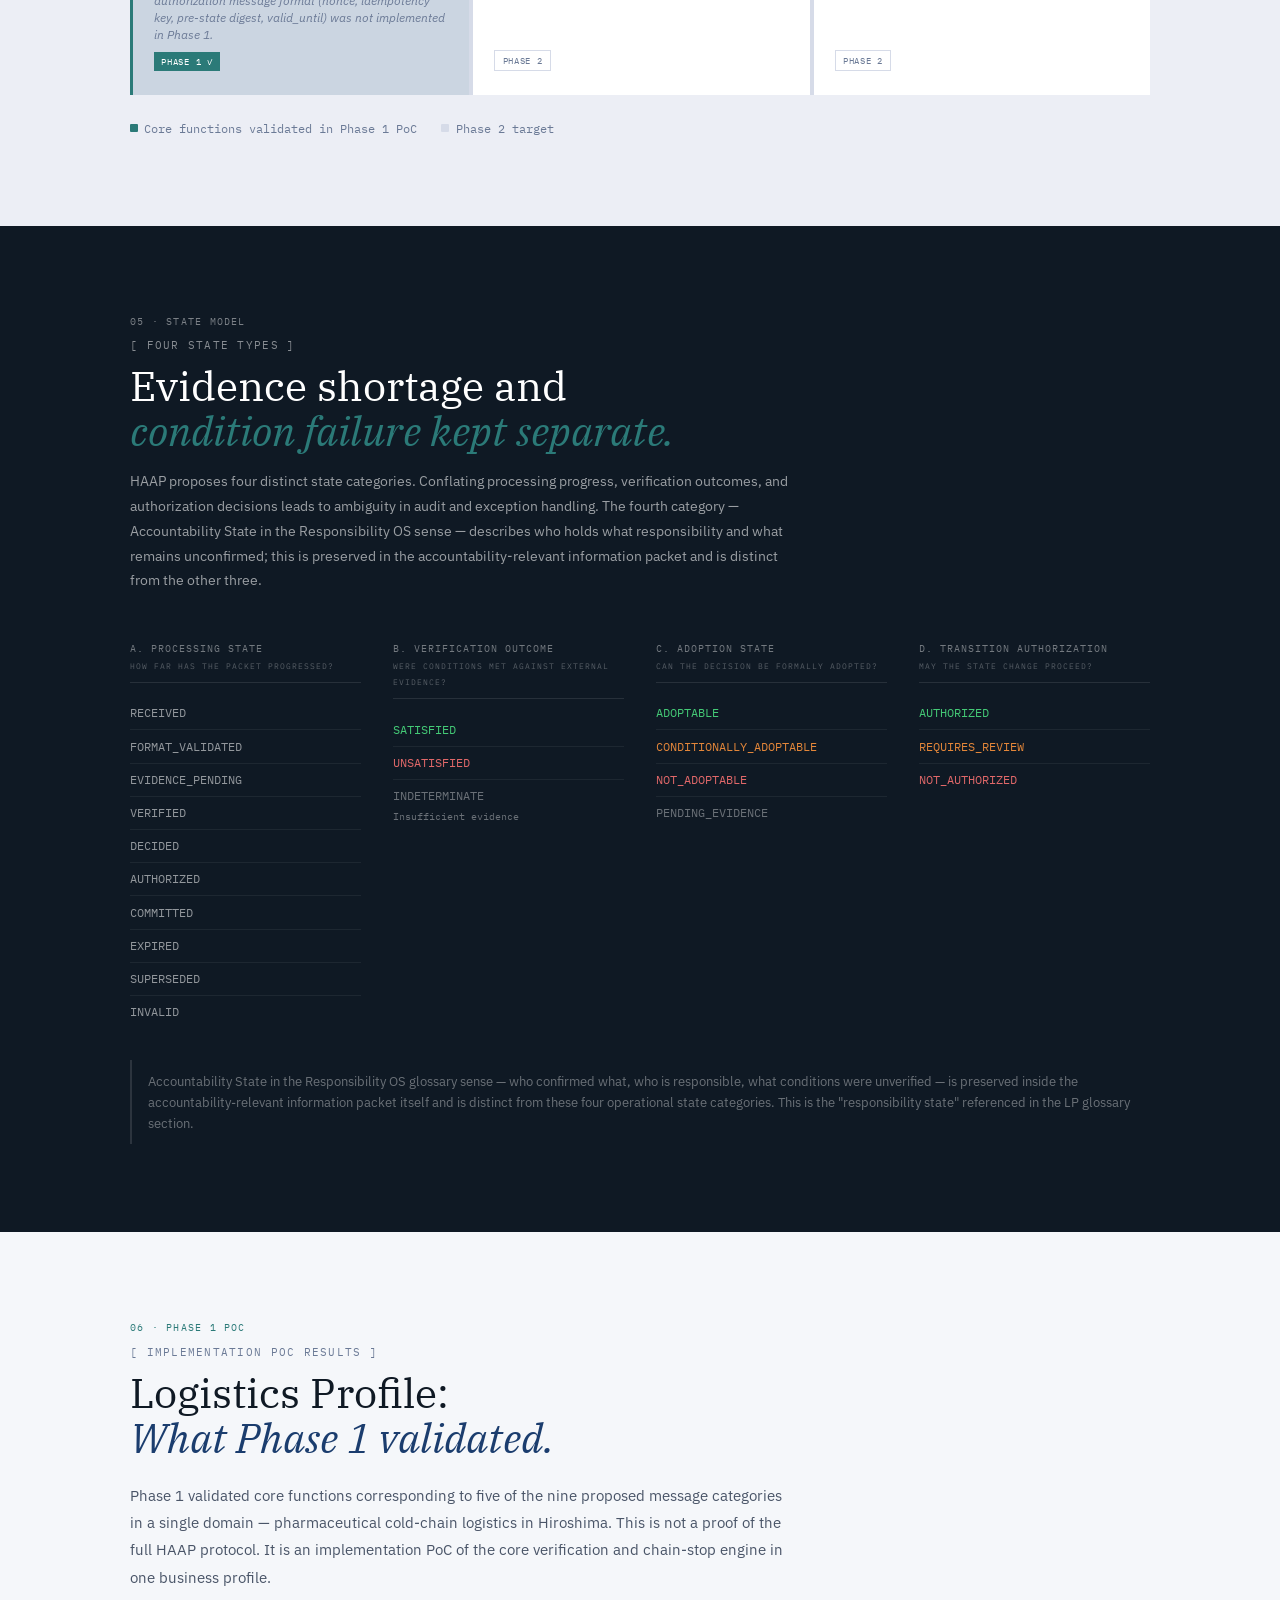
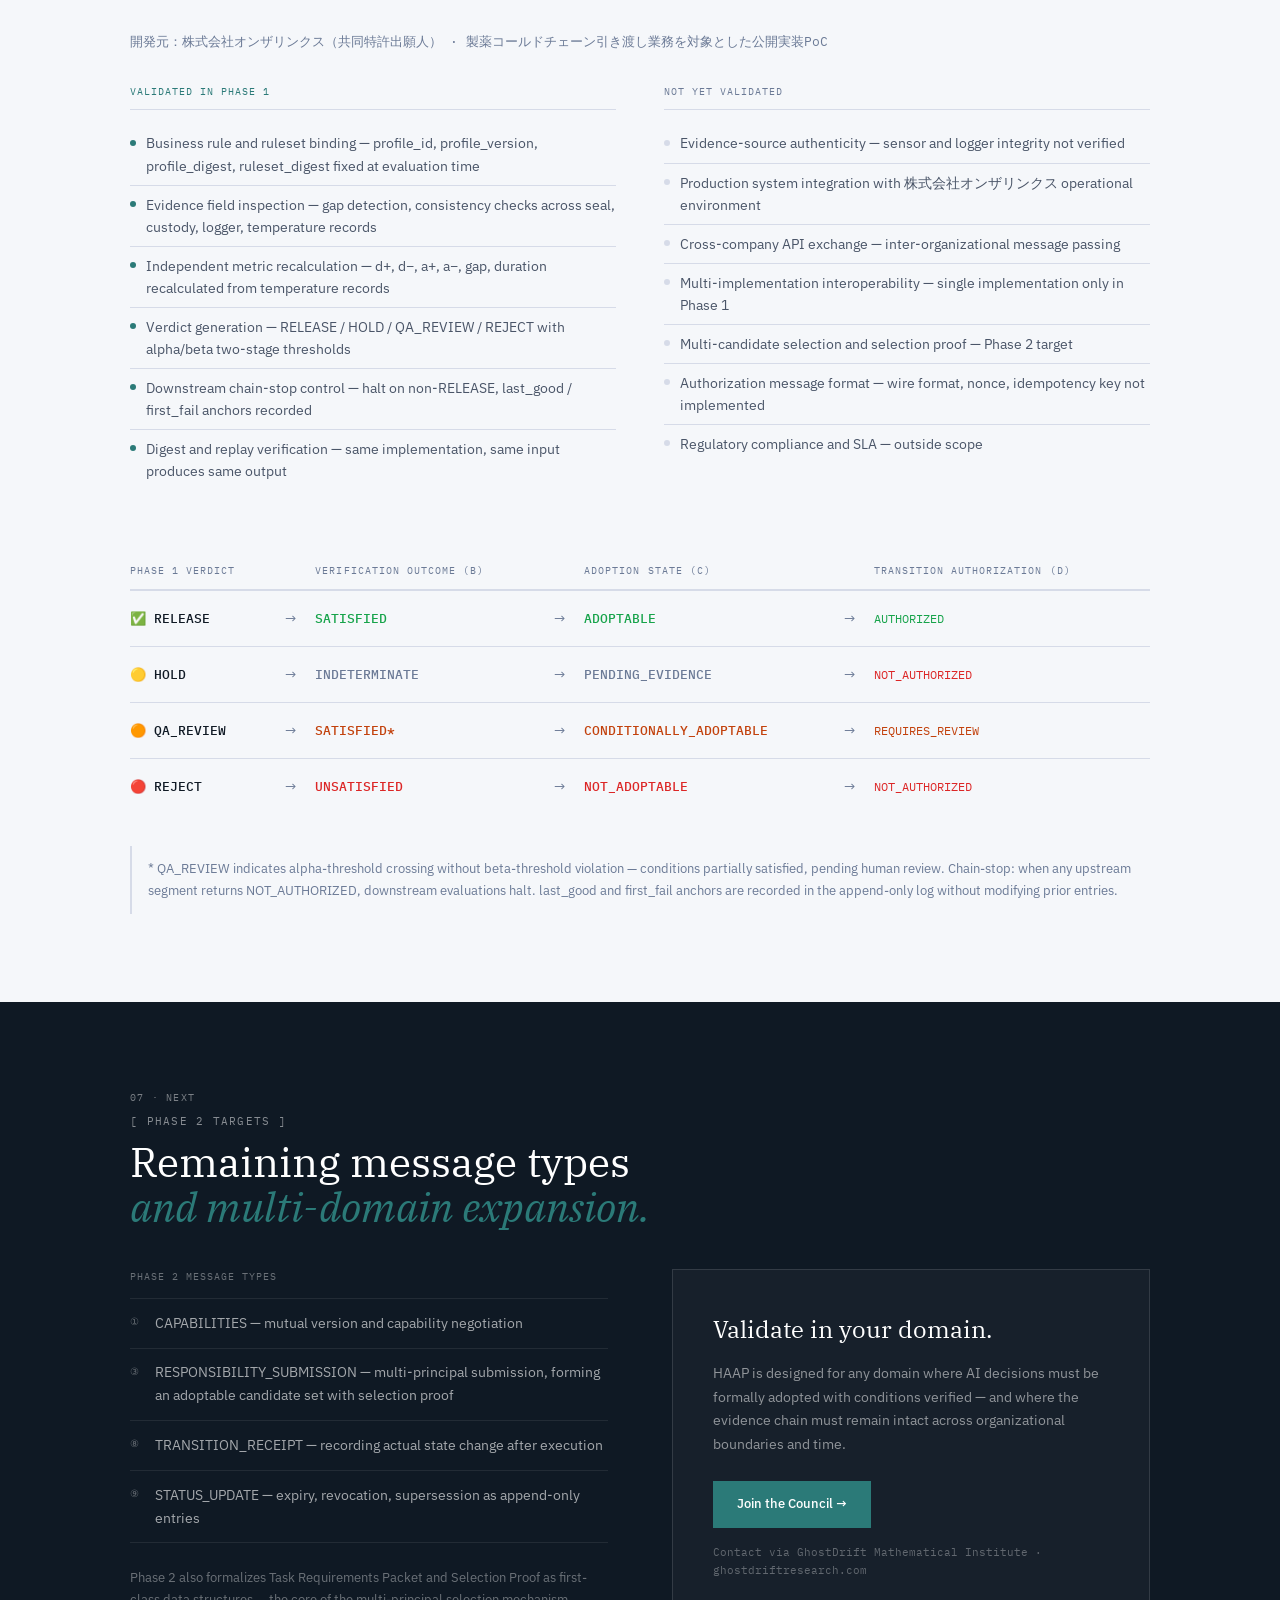
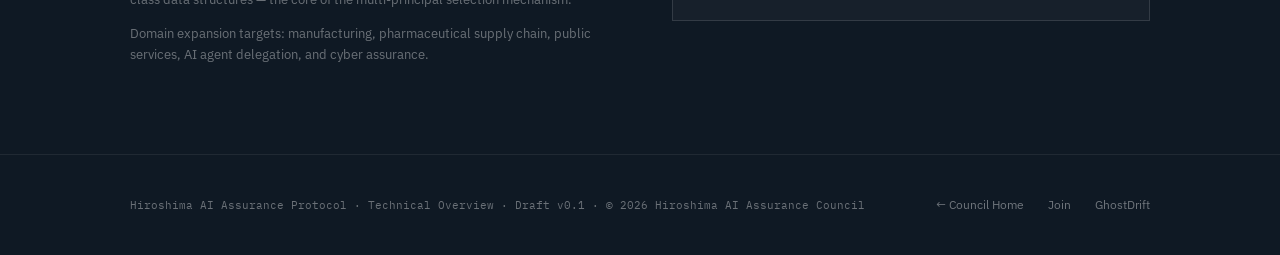
<file: haac-protocol.html>
<!DOCTYPE html>
<html lang="en">
<head>
<meta charset="UTF-8">
<meta name="viewport" content="width=device-width, initial-scale=1.0">
<title>Protocol — Hiroshima AI Assurance Council</title>
<meta name="description" content="Hiroshima AI Assurance Protocol — Technical Overview Draft v0.1. A common framework for verifiable AI adoption across organizations and systems.">
<meta property="og:title" content="Hiroshima AI Assurance Protocol — Technical Overview">
<meta property="og:type" content="website">
<link rel="preconnect" href="https://fonts.googleapis.com">
<link href="https://fonts.googleapis.com/css2?family=IBM+Plex+Serif:ital,wght@0,300;0,400;0,500;1,300;1,400&family=IBM+Plex+Sans:wght@300;400;500;600&family=IBM+Plex+Mono:wght@400;500&display=swap" rel="stylesheet">
<style>
:root {
  --bg:#F5F7FA; --bg-alt:#ECEEF5; --bg-dk:#0F1924;
  --ink:#0F1924; --ink-mid:#4A5568;
  --ink-sub:#6B7A96;
  --brand:#1B3D6E; --accent:#2B7A78; --acc-pale:rgba(43,122,120,0.09);
  --rule:#D6DBE8; --white:#FFFFFF;
  --serif:'IBM Plex Serif',Georgia,serif;
  --sans:'IBM Plex Sans',system-ui,sans-serif;
  --mono:'IBM Plex Mono',monospace;
  --green:rgba(74,222,128,0.9);
  --red:rgba(248,113,113,0.9);
  --orange:rgba(251,146,60,0.9);
}
*,*::before,*::after{box-sizing:border-box;margin:0;padding:0}
html{scroll-behavior:smooth}
body{font-family:var(--sans);background:var(--bg);color:var(--ink);line-height:1.65;-webkit-font-smoothing:antialiased}
a{color:inherit;text-decoration:none}

/* skip */
.skip{position:absolute;top:-100%;left:0;background:var(--accent);color:var(--white);padding:0.5rem 1rem;font-size:0.9rem;z-index:999}
.skip:focus{top:0}

/* NAV */
.pnav{position:fixed;top:0;left:0;right:0;z-index:300;height:58px;display:flex;align-items:center;justify-content:space-between;gap:1rem;padding:0 2.5rem;background:rgba(15,25,36,0.96);backdrop-filter:blur(14px);border-bottom:1px solid rgba(255,255,255,0.08)}
.pnav-back{font-family:var(--mono);font-size:0.68rem;letter-spacing:0.06em;color:rgba(255,255,255,0.5);transition:color 0.18s;flex-shrink:0}
.pnav-back:hover,.pnav-back:focus{color:var(--accent);outline:none}
.pnav-links{display:flex;gap:1.5rem;list-style:none}
.pnav-links a{font-family:var(--mono);font-size:0.58rem;letter-spacing:0.16em;text-transform:uppercase;color:rgba(255,255,255,0.42);transition:color 0.18s}
.pnav-links a:hover,.pnav-links a:focus{color:var(--accent);outline:none}
.pnav-join{font-family:var(--mono);font-size:0.74rem;color:var(--white);border:1px solid rgba(255,255,255,0.25);padding:0.42rem 1.1rem;transition:all 0.18s;flex-shrink:0}
.pnav-join:hover,.pnav-join:focus{border-color:var(--accent);color:var(--accent);outline:none}

/* HERO */
#hero{position:relative;min-height:100svh;display:flex;align-items:center;justify-content:center;background:var(--bg-dk);background-image:repeating-linear-gradient(0deg,rgba(255,255,255,0.018) 0px,rgba(255,255,255,0.018) 1px,transparent 1px,transparent 64px);padding-top:58px;scroll-margin-top:58px}
#hero::after{content:'';position:absolute;bottom:0;left:0;right:0;height:80px;background:linear-gradient(transparent,var(--bg));pointer-events:none}
.hero-inner{text-align:center;max-width:860px;padding:4rem 2rem;z-index:2}
.hero-back{display:inline-block;font-family:var(--mono);font-size:0.66rem;letter-spacing:0.12em;text-transform:uppercase;color:rgba(255,255,255,0.38);margin-bottom:2.5rem;border:1px solid rgba(255,255,255,0.12);padding:0.4rem 0.85rem;transition:all 0.18s}
.hero-back:hover,.hero-back:focus{color:var(--accent);border-color:var(--accent);outline:none}
.hero-tag{font-family:var(--mono);font-size:0.68rem;letter-spacing:0.2em;text-transform:uppercase;color:var(--accent);margin-bottom:1.5rem;display:flex;align-items:center;justify-content:center;gap:1rem}
.hero-tag::before,.hero-tag::after{content:'';width:24px;height:1px;background:var(--accent)}
.hero-h1{font-family:var(--serif);font-size:clamp(1.9rem,4.5vw,3.5rem);font-weight:400;line-height:1.1;color:var(--white);margin-bottom:0.75rem}
.hero-h1 em{font-style:italic;color:var(--accent)}
.hero-sub{font-family:var(--mono);font-size:0.78rem;color:rgba(255,255,255,0.48);letter-spacing:0.04em;margin-bottom:0.5rem}
.hero-ja{font-size:0.86rem;color:rgba(255,255,255,0.32);font-weight:300;margin-bottom:2.5rem}
.hero-badge{display:inline-flex;align-items:center;gap:0.75rem;font-family:var(--mono);font-size:0.7rem;color:rgba(255,255,255,0.5);border:1px solid rgba(255,255,255,0.12);padding:0.55rem 1.1rem;margin-bottom:1rem}
.badge-dot{width:6px;height:6px;border-radius:50%;background:var(--accent);flex-shrink:0}

/* SHARED */
.sec{padding:5.5rem 0;scroll-margin-top:58px}
.alt{background:var(--bg-alt)}.dk{background:var(--bg-dk);color:var(--white)}
.wrap{max-width:1100px;margin:0 auto;padding:0 2.5rem}
.lbl{font-family:var(--mono);font-size:0.66rem;letter-spacing:0.12em;text-transform:uppercase;color:var(--ink-sub);margin-bottom:0.55rem}
.lbl::before{content:'[ '}.lbl::after{content:' ]'}
.lbl-lt{color:rgba(255,255,255,0.5)}
.sh{font-family:var(--serif);font-size:clamp(1.8rem,3.2vw,2.7rem);font-weight:400;line-height:1.1;color:var(--ink);margin-bottom:1.4rem}
.sh em{font-style:italic;color:var(--brand)}
.sh-lt{color:var(--white)}.sh-lt em{color:var(--accent)}
.lead{font-size:0.95rem;color:var(--ink-mid);max-width:660px;line-height:1.78;margin-bottom:2.5rem}
.sec-n{font-family:var(--mono);font-size:0.64rem;letter-spacing:0.12em;text-transform:uppercase;color:var(--accent);margin-bottom:0.4rem}

/* table wrapper for mobile */
.tbl-wrap{overflow-x:auto;-webkit-overflow-scrolling:touch}

/* GAP */
.gap-grid{display:grid;grid-template-columns:1fr 1fr;gap:4rem;align-items:start}
.gap-col-lbl{font-family:var(--mono);font-size:0.64rem;letter-spacing:0.1em;text-transform:uppercase;color:var(--ink-sub);margin-bottom:0.8rem;padding-bottom:0.5rem;border-bottom:1px solid var(--rule)}
.gap-item{padding:0.9rem 0;border-bottom:1px solid var(--rule)}
.gap-item:first-of-type{border-top:1px solid var(--rule)}
.gap-item-name{font-family:var(--mono);font-size:0.82rem;font-weight:500;color:var(--ink);margin-bottom:0.3rem}
.gap-item-desc{font-size:0.84rem;color:var(--ink-mid);line-height:1.6}
.gap-missing{background:var(--acc-pale);border-left:2px solid var(--accent);padding:1.25rem 1.5rem}
.gap-missing-lbl{font-family:var(--mono);font-size:0.66rem;letter-spacing:0.1em;text-transform:uppercase;color:var(--accent);margin-bottom:0.6rem}
.gap-missing-q{font-family:var(--serif);font-size:1.05rem;font-weight:400;color:var(--ink);line-height:1.4;margin-bottom:0.75rem;font-style:italic}
.gap-missing-desc{font-size:0.84rem;color:var(--ink-mid);line-height:1.65;margin-bottom:0.75rem}
.gap-caveat{font-size:0.78rem;color:var(--ink-sub);border-left:2px solid var(--rule);padding:0.6rem 0.9rem;margin-top:1rem;line-height:1.62}

/* STACK */
.stack{max-width:720px;margin-top:2.5rem}
.st-layer{padding:1.1rem 1.5rem;border:1px solid var(--rule);margin-top:-1px;display:flex;justify-content:space-between;align-items:center}
.st-name{font-family:var(--mono);font-size:0.8rem;font-weight:500}
.st-items{font-size:0.7rem;color:var(--ink-sub);font-family:var(--mono);text-align:right;max-width:50%}
.st-other{background:var(--white);color:var(--ink-mid)}
.st-this{background:var(--brand);color:var(--white);border-color:var(--brand)}
.st-this .st-items{color:rgba(255,255,255,0.58)}
.st-agent{background:var(--bg-alt)}
.stack-note{font-size:0.82rem;color:var(--ink-sub);max-width:640px;margin-top:1.5rem;line-height:1.65;border-left:2px solid var(--rule);padding:0.65rem 1rem}

/* ROLES */
.roles-tbl{width:100%;border-collapse:collapse}
.roles-tbl th{font-family:var(--mono);font-size:0.64rem;letter-spacing:0.1em;text-transform:uppercase;color:var(--ink-sub);text-align:left;padding:0.6rem 1rem 0.6rem 0;border-bottom:2px solid var(--rule);font-weight:400;white-space:nowrap}
.roles-tbl td{padding:1rem 1rem 1rem 0;border-bottom:1px solid var(--rule);vertical-align:top;font-size:0.87rem;color:var(--ink-mid);line-height:1.6}
.roles-tbl td:first-child{font-family:var(--mono);font-size:0.8rem;font-weight:500;color:var(--ink);width:200px}
.roles-tbl td:last-child{font-size:0.82rem;color:var(--ink-sub);width:160px}
.roles-tbl tr:last-child td{border-bottom:none}
.roles-note{font-size:0.8rem;color:var(--ink-sub);border-left:2px solid var(--rule);padding:0.65rem 1rem;margin-top:1.5rem;line-height:1.65}

/* MESSAGES */
.msg-intro{margin-bottom:2rem}
.env-note{font-size:0.84rem;color:var(--ink-mid);line-height:1.72;max-width:700px;padding:1rem 1.25rem;border-left:2px solid var(--rule);background:var(--bg-alt);margin-bottom:2rem}
.env-caveat{font-size:0.78rem;color:var(--ink-sub);margin-top:0.5rem;line-height:1.6}
.msg-grid{display:grid;grid-template-columns:repeat(3,1fr);gap:1px;background:var(--rule)}
.msg-card{background:var(--white);padding:1.5rem;display:flex;flex-direction:column;gap:0.5rem;position:relative}
.msg-card.proven{background:rgba(43,122,120,0.06)}
.msg-card.proven::before{content:'';position:absolute;left:0;top:0;bottom:0;width:3px;background:var(--accent)}
.msg-card.phase2::before{content:'';position:absolute;left:0;top:0;bottom:0;width:3px;background:var(--rule)}
.msg-n{font-family:var(--mono);font-size:0.62rem;color:var(--ink-sub)}
.msg-name{font-family:var(--mono);font-size:0.82rem;font-weight:500;color:var(--ink);line-height:1.3}
.msg-desc{font-size:0.78rem;color:var(--ink-sub);line-height:1.55;flex-grow:1}
.msg-caveat{font-size:0.72rem;color:var(--ink-sub);font-style:italic;border-top:1px solid var(--rule);padding-top:0.4rem;margin-top:0.25rem;line-height:1.5}
.msg-badge{display:inline-block;font-family:var(--mono);font-size:0.58rem;letter-spacing:0.08em;text-transform:uppercase;padding:0.12rem 0.45rem;align-self:flex-start}
.badge-proven{background:var(--accent);color:var(--white)}
.badge-p2{color:var(--ink-sub);border:1px solid var(--rule)}
.msg-legend{display:flex;gap:1.5rem;margin-top:1.5rem;font-family:var(--mono);font-size:0.72rem;color:var(--ink-sub)}
.msg-legend span{display:flex;align-items:center;gap:0.4rem}
.msg-ldot{width:8px;height:8px;border-radius:1px;flex-shrink:0}

/* STATES */
.states-intro{font-size:0.9rem;color:rgba(255,255,255,0.58);max-width:680px;line-height:1.72;margin-bottom:3rem}
.states-grid{display:grid;grid-template-columns:repeat(4,1fr);gap:2rem}
.sc-lbl{font-family:var(--mono);font-size:0.62rem;letter-spacing:0.1em;text-transform:uppercase;color:rgba(255,255,255,0.42);margin-bottom:0.9rem;padding-bottom:0.5rem;border-bottom:1px solid rgba(255,255,255,0.1)}
.sv{font-family:var(--mono);font-size:0.76rem;padding:0.38rem 0;border-bottom:1px solid rgba(255,255,255,0.06);color:rgba(255,255,255,0.55)}
.sv:last-child{border-bottom:none}
.sv-green{color:var(--green)}
.sv-red{color:var(--red)}
.sv-orange{color:var(--orange)}
.sv-gray{color:rgba(255,255,255,0.38)}
.sv-auth{color:rgba(255,255,255,0.72)}
.states-note{font-size:0.8rem;color:rgba(255,255,255,0.38);border-left:2px solid rgba(255,255,255,0.12);padding:0.65rem 1rem;margin-top:2rem;line-height:1.65}

/* POC */
.poc-scope-grid{display:grid;grid-template-columns:1fr 1fr;gap:3rem;margin:2rem 0}
.ps-lbl{font-family:var(--mono);font-size:0.64rem;letter-spacing:0.1em;text-transform:uppercase;margin-bottom:0.9rem;padding-bottom:0.5rem;border-bottom:1px solid var(--rule)}
.ps-lbl.yes{color:var(--accent)}.ps-lbl.no{color:var(--ink-sub)}
.ps-item{display:flex;align-items:flex-start;gap:0.6rem;padding:0.5rem 0;font-size:0.86rem;line-height:1.6;color:var(--ink-mid);border-bottom:1px solid var(--rule)}
.ps-item:last-child{border-bottom:none}
.ps-dot{width:6px;height:6px;border-radius:50%;flex-shrink:0;margin-top:0.45rem}
.ps-dot.yes{background:var(--accent)}.ps-dot.no{background:var(--rule)}
.poc-map-tbl{width:100%;border-collapse:collapse;margin-top:2rem}
.poc-map-tbl th{font-family:var(--mono);font-size:0.63rem;letter-spacing:0.1em;text-transform:uppercase;color:var(--ink-sub);text-align:left;padding:0.6rem 0.75rem 0.6rem 0;border-bottom:2px solid var(--rule);font-weight:400;white-space:nowrap}
.poc-map-tbl td{padding:1rem 0.75rem 1rem 0;border-bottom:1px solid var(--rule);font-size:0.87rem;vertical-align:middle}
.poc-map-tbl tr:last-child td{border-bottom:none}
.verdict{font-family:var(--mono);font-size:0.82rem;font-weight:500;color:var(--ink)}
.v-outcome{font-family:var(--mono);font-size:0.8rem;font-weight:500}
.v-satisfied{color:#16a34a}.v-indeterminate{color:var(--ink-sub)}.v-conditional{color:#c2410c}.v-unsatisfied{color:#dc2626}
.v-transition{font-family:var(--mono);font-size:0.78rem;color:var(--ink-sub)}
.v-authorized{color:#16a34a}.v-requires-review{color:#c2410c}.v-not-authorized{color:#dc2626}
.arr{color:var(--ink-sub);font-size:0.7rem;padding:0 0.25rem}
.poc-note{font-size:0.82rem;color:var(--ink-sub);border-left:2px solid var(--rule);padding:0.75rem 1rem;margin-top:2rem;line-height:1.65}

/* NEXT */
.next-grid{display:grid;grid-template-columns:1fr 1fr;gap:4rem;align-items:start}
.p2-list{display:flex;flex-direction:column}
.p2-row{display:flex;gap:1rem;padding:0.8rem 0;border-top:1px solid rgba(255,255,255,0.08);font-size:0.87rem;color:rgba(255,255,255,0.62);align-items:flex-start}
.p2-row:last-child{border-bottom:1px solid rgba(255,255,255,0.08)}
.p2-n{font-family:var(--mono);font-size:0.64rem;color:rgba(255,255,255,0.35);flex-shrink:0;padding-top:0.15rem}
.join-box{padding:2.5rem;border:1px solid rgba(255,255,255,0.12);background:rgba(255,255,255,0.03)}
.jb-title{font-family:var(--serif);font-size:1.5rem;font-weight:400;color:var(--white);margin-bottom:0.75rem}
.jb-desc{font-size:0.86rem;color:rgba(255,255,255,0.52);line-height:1.72;margin-bottom:1.5rem}
.jb-cta{display:inline-flex;align-items:center;gap:0.75rem;padding:0.8rem 1.5rem;background:var(--accent);color:var(--white);font-size:0.82rem;font-weight:500;transition:background 0.18s}
.jb-cta:hover,.jb-cta:focus{background:rgba(43,122,120,0.75);outline:none}
.jb-sub{display:block;margin-top:1rem;font-family:var(--mono);font-size:0.68rem;color:rgba(255,255,255,0.32)}

/* FOOTER */
footer{background:var(--bg-dk);border-top:1px solid rgba(255,255,255,0.07);padding:2.5rem 0}
.ft{display:flex;justify-content:space-between;align-items:center;gap:2rem;flex-wrap:wrap}
.ft-left{font-family:var(--mono);font-size:0.7rem;color:rgba(255,255,255,0.38)}
.ft-right{display:flex;gap:1.5rem;flex-wrap:wrap}
.ft-right a{font-size:0.76rem;color:rgba(255,255,255,0.4);transition:color 0.18s}
.ft-right a:hover,.ft-right a:focus{color:var(--accent);outline:none}

/* RESPONSIVE */
@media(max-width:860px){
  .pnav-links{display:none}
  .gap-grid,.poc-scope-grid,.next-grid{grid-template-columns:1fr;gap:2.5rem}
  .msg-grid{grid-template-columns:1fr}
  .states-grid{grid-template-columns:1fr 1fr;gap:1.5rem}
  .roles-tbl td:first-child{width:auto}
  .ft{flex-direction:column;align-items:flex-start;gap:1rem}
}
@media(max-width:500px){
  .states-grid{grid-template-columns:1fr}
}
@media(prefers-reduced-motion:reduce){html{scroll-behavior:auto}}
</style>
</head>
<body>

<a href="#main" class="skip">Skip to main content</a>

<nav class="pnav" aria-label="Protocol page navigation">
  <a href="haac-lp.html" class="pnav-back">← Hiroshima AI Assurance Council</a>
  <ul class="pnav-links">
    <li><a href="#gap">GAP</a></li>
    <li><a href="#position">POSITION</a></li>
    <li><a href="#roles">ROLES</a></li>
    <li><a href="#messages">MESSAGES</a></li>
    <li><a href="#states">STATES</a></li>
    <li><a href="#poc">POC</a></li>
    <li><a href="#next">NEXT</a></li>
  </ul>
  <a href="haac-lp.html#join" class="pnav-join">Join →</a>
</nav>

<main id="main">

<!-- HERO -->
<section id="hero" aria-label="Protocol overview">
  <div class="hero-inner">
    <a href="haac-lp.html" class="hero-back">← Hiroshima AI Assurance Council</a>
    <div class="hero-tag">Protocol · Technical Overview · Draft v0.1</div>
    <h1 class="hero-h1">Hiroshima AI Assurance Protocol<br><em>— HAAP —</em></h1>
    <div class="hero-sub">A common framework for verifiable AI adoption</div>
    <p class="hero-ja" lang="ja">広島AIアシュアランス・プロトコル — AI判断の検証可能な採用のための共通枠組み</p>
    <div class="hero-badge">
      <span class="badge-dot"></span>
      Phase 1 Implementation PoC Complete · Logistics Profile
    </div>
  </div>
</section>

<!-- 01 THE GAP -->
<section id="gap" class="sec">
  <div class="wrap">
    <div class="sec-n">01 · Why HAAP</div>
    <div class="lbl">The gap</div>
    <h2 class="sh">The missing layer for<br><em>verifiable AI adoption.</em></h2>
    <div class="gap-grid">
      <div>
        <div class="gap-col-lbl">Existing protocols</div>
        <div class="gap-item">
          <div class="gap-item-name">A2A Protocol</div>
          <div class="gap-item-desc">Defines discovery, communication, and task management between AI agents. Operates at the application layer — not at transport.</div>
        </div>
        <div class="gap-item">
          <div class="gap-item-name">MCP (Model Context Protocol)</div>
          <div class="gap-item-desc">Standardizes AI connections to tools and data sources. Focuses on capability and data access — not adoption gating.</div>
        </div>
        <div class="gap-item">
          <div class="gap-item-name">HTTP · gRPC · Message Queues</div>
          <div class="gap-item-desc">Handle transport and delivery. Provide no semantics for adoption conditions or evidence verification.</div>
        </div>
      </div>
      <div>
        <div class="gap-missing">
          <div class="gap-missing-lbl">The unanswered question</div>
          <div class="gap-missing-q">"Can this AI decision be formally adopted for real-world operations — with conditions verified against external evidence, not just claimed?"</div>
          <div class="gap-missing-desc">We are not aware of a widely adopted common protocol that combines organization-defined adoption requirements, externally checked evidence, adoption-state control, and replayable decision records across organizations. HAAP is designed to address that gap.</div>
        </div>
        <div class="gap-caveat">HAAP is carried <em>over</em> HTTP or gRPC and can be integrated into A2A- or MCP-based workflows. It is not a replacement for those protocols — it is an accountability layer operating alongside them. A2A and MCP belong in the Agent &amp; Tool Integration layer above transport; HAAP occupies the common accountability layer between them and business profiles.</div>
      </div>
    </div>
  </div>
</section>

<!-- 02 PROTOCOL POSITION -->
<section id="position" class="sec alt">
  <div class="wrap">
    <div class="sec-n">02 · Architecture</div>
    <div class="lbl">Where HAAP sits</div>
    <h2 class="sh">One common layer,<br><em>many business profiles.</em></h2>
    <p class="lead">Business-specific rules — temperature thresholds, logistics routes, approval authorities — live in profiles. Transport and agent protocols operate below. HAAP is the common accountability layer between them.</p>
    <div class="stack" role="img" aria-label="Protocol stack diagram">
      <div class="st-layer st-other">
        <span class="st-name">Business Profiles</span>
        <span class="st-items">Logistics · Pharma · Manufacturing · Finance · AI Agent Delegation · …</span>
      </div>
      <div class="st-layer st-this">
        <span class="st-name">Hiroshima AI Assurance Protocol ← This layer</span>
        <span class="st-items">Requirement · Evidence · Verification · Adoption State · Authorized Transition · Record</span>
      </div>
      <div class="st-layer st-agent st-other">
        <span class="st-name">Agent &amp; Tool Integration</span>
        <span class="st-items">A2A · MCP · Business APIs</span>
      </div>
      <div class="st-layer st-other">
        <span class="st-name">Identity &amp; Trust Services</span>
        <span class="st-items">Signatures · Timestamps · Revocation · ADIC</span>
      </div>
      <div class="st-layer st-other">
        <span class="st-name">Transport &amp; Bindings</span>
        <span class="st-items">HTTPS · gRPC · Message Queue</span>
      </div>
    </div>
    <p class="stack-note">Temperature thresholds, logistics routes, and domain-specific conditions are not in the common protocol. They are defined in business profiles. HAAP provides only the common structure for fixing, verifying, and reproducing those rules — independently of what any single party asserts. The same protocol can carry a Logistics Profile, a Pharma Profile, or an AI Agent Delegation Profile.</p>
  </div>
</section>

<!-- 03 PARTICIPANT ROLES -->
<section id="roles" class="sec">
  <div class="wrap">
    <div class="sec-n">03 · Participants</div>
    <div class="lbl">Six logical roles</div>
    <h2 class="sh">One organization may hold<br><em>multiple roles.</em></h2>
    <p class="lead">HAAP distinguishes six logical roles. A single organization may fill more than one, but each role must be logically separated. This is consistent with the RATS architecture (RFC 9334), which separates Attester, Verifier, and Relying Party functions.</p>
    <div class="tbl-wrap">
      <table class="roles-tbl">
        <thead>
          <tr>
            <th>Role</th>
            <th>What they do</th>
            <th>Example</th>
          </tr>
        </thead>
        <tbody>
          <tr>
            <td>Operation Requester</td>
            <td>Defines what is to be executed — conditions for adoption, required evidence, selection window, and validity period.</td>
            <td>Shipper, buyer</td>
          </tr>
          <tr>
            <td>Accountability Principal</td>
            <td>Seeks to execute. Submits inspection claims about its ability to satisfy conditions.</td>
            <td>AI agent, carrier, robot</td>
          </tr>
          <tr>
            <td>Evidence Issuer</td>
            <td>Issues evidence. Each business profile defines whether the issuer must be independent of the principal and which trust relationships are acceptable.</td>
            <td>Temperature logger, certifier</td>
          </tr>
          <tr>
            <td>Verifier</td>
            <td>Re-calculates or cross-checks claims against evidence. Produces a verification outcome.</td>
            <td>ADIC verification engine</td>
          </tr>
          <tr>
            <td>State Transition Controller</td>
            <td>Decides whether the state change may occur based on the verification outcome.</td>
            <td>Handoff gate, approval workflow</td>
          </tr>
          <tr>
            <td>Auditor</td>
            <td>Re-verifies packets, evidence, rules, and records after the fact.</td>
            <td>Shipper, regulator, third party</td>
          </tr>
        </tbody>
      </table>
    </div>
    <p class="roles-note">In the RATS framework (RFC 9334), the central roles are Attester, Verifier, and Relying Party. Evidence is not a role but an artifact the Attester generates and the Verifier evaluates. HAAP maps to this architecture: the Accountability Principal acts as Attester, the Verifier role maps directly, and the State Transition Controller acts as Relying Party.</p>
  </div>
</section>

<!-- 04 MESSAGE TYPES -->
<section id="messages" class="sec alt">
  <div class="wrap">
    <div class="sec-n">04 · Message Types</div>
    <div class="lbl">Nine proposed message types</div>
    <h2 class="sh">Core functions of 5 categories<br><em>validated in Phase 1.</em></h2>
    <div class="msg-intro">
      <div class="env-note">
        <strong>Common Envelope</strong> — All messages are proposed to share a common envelope including: protocol_version, message_type, message_id, process_id, issuer, subject, audience, timestamps, nonce, idempotency_key, profile_id, profile_version, profile_digest, payload_digest, previous_message_digest, and proof. These fields are <em>designed to support</em> issuer identification, profile binding, chain linkage, and replay protection. These properties depend on signature verification, trust anchor configuration, canonicalization scheme (e.g. RFC 8785), and verifier implementation — none of which are specified in this draft.
        <div class="env-caveat">Wire format (JSON Schema, Content-Type, required vs optional fields), signing algorithms, and error handling are not yet specified. This overview describes intended message semantics only.</div>
      </div>
    </div>
    <div class="msg-grid">
      <div class="msg-card phase2">
        <div class="msg-n">① CAPABILITIES</div>
        <div class="msg-name">Capabilities</div>
        <div class="msg-desc">Mutual exchange of supported protocol versions, profiles, evidence formats, and signing methods at session start.</div>
        <span class="msg-badge badge-p2">Phase 2</span>
      </div>
      <div class="msg-card proven">
        <div class="msg-n">② REQUIREMENT</div>
        <div class="msg-name">Requirement</div>
        <div class="msg-desc">Fixes the target operation, adoption conditions, evidence requirements, evaluation criteria, and validity period.</div>
        <div class="msg-caveat">Phase 1: profile_id, profile_version, profile_digest, and ruleset_digest fixed at evaluation time. Comparison rules explicit.</div>
        <span class="msg-badge badge-proven">Phase 1 ✓</span>
      </div>
      <div class="msg-card phase2">
        <div class="msg-n">③ RESPONSIBILITY_SUBMISSION</div>
        <div class="msg-name">Responsibility Submission</div>
        <div class="msg-desc">Principal submits execution capability, preconditions, inspection claims, and accountability scope. Multi-principal submission under patent application.</div>
        <span class="msg-badge badge-p2">Phase 2</span>
      </div>
      <div class="msg-card proven">
        <div class="msg-n">④ EVIDENCE</div>
        <div class="msg-name">Evidence</div>
        <div class="msg-desc">Provides evidence fields for verification. Each business profile defines trust and independence requirements for evidence issuers.</div>
        <div class="msg-caveat">Phase 1: seal, custody, logger, temp_rec fields inspected for gaps and consistency. Temperature metrics recalculated. Evidence-source authenticity (sensor/logger integrity) was outside Phase 1 scope.</div>
        <span class="msg-badge badge-proven">Phase 1 ✓</span>
      </div>
      <div class="msg-card proven">
        <div class="msg-n">⑤ VERIFICATION_RESULT</div>
        <div class="msg-name">Verification Result</div>
        <div class="msg-desc">Result of re-calculating or cross-checking claims against evidence: which conditions were satisfied, which evidence was missing, re-calculated values, and result digest.</div>
        <div class="msg-caveat">Phase 1: alpha/beta two-stage threshold comparison, gap detection, per-metric verdict, SHA-256 result digest.</div>
        <span class="msg-badge badge-proven">Phase 1 ✓</span>
      </div>
      <div class="msg-card proven">
        <div class="msg-n">⑥ RESPONSIBILITY_STATE</div>
        <div class="msg-name">Responsibility State</div>
        <div class="msg-desc">Assigns a domain-independent verification outcome based on the verification result. (See States section for naming.)</div>
        <div class="msg-caveat">Phase 1: RELEASE→SATISFIED, HOLD→INDETERMINATE, QA_REVIEW→CONDITIONALLY_ADOPTABLE, REJECT→UNSATISFIED.</div>
        <span class="msg-badge badge-proven">Phase 1 ✓</span>
      </div>
      <div class="msg-card proven">
        <div class="msg-n">⑦ TRANSITION_AUTHORIZATION</div>
        <div class="msg-name">Transition Authorization</div>
        <div class="msg-desc">Controls whether downstream state transitions may proceed based on the verification outcome for upstream segments.</div>
        <div class="msg-caveat">Phase 1: chain-stop control on non-RELEASE verdict. last_good / first_fail anchors recorded. The proposed authorization message format (nonce, idempotency key, pre-state digest, valid_until) was not implemented in Phase 1.</div>
        <span class="msg-badge badge-proven">Phase 1 ✓</span>
      </div>
      <div class="msg-card phase2">
        <div class="msg-n">⑧ TRANSITION_RECEIPT</div>
        <div class="msg-name">Transition Receipt</div>
        <div class="msg-desc">Records what state changed to what, after execution — confirming the transition occurred as authorized.</div>
        <span class="msg-badge badge-p2">Phase 2</span>
      </div>
      <div class="msg-card phase2">
        <div class="msg-n">⑨ STATUS_UPDATE</div>
        <div class="msg-name">Status Update</div>
        <div class="msg-desc">Records expiry, evidence updates, revocation, and supersession as new append-only entries — never overwriting prior records.</div>
        <span class="msg-badge badge-p2">Phase 2</span>
      </div>
    </div>
    <div class="msg-legend">
      <span><span class="msg-ldot" style="background:var(--accent)"></span>Core functions validated in Phase 1 PoC</span>
      <span><span class="msg-ldot" style="background:var(--rule)"></span>Phase 2 target</span>
    </div>
  </div>
</section>

<!-- 05 STATE MODEL -->
<section id="states" class="sec dk">
  <div class="wrap">
    <div class="sec-n" style="color:rgba(255,255,255,0.45)">05 · State Model</div>
    <div class="lbl lbl-lt">Four state types</div>
    <h2 class="sh sh-lt" style="margin-bottom:1rem;">Evidence shortage and<br><em>condition failure kept separate.</em></h2>
    <p class="states-intro">HAAP proposes four distinct state categories. Conflating processing progress, verification outcomes, and authorization decisions leads to ambiguity in audit and exception handling. The fourth category — Accountability State in the Responsibility OS sense — describes who holds what responsibility and what remains unconfirmed; this is preserved in the accountability-relevant information packet and is distinct from the other three.</p>
    <div class="states-grid">
      <div>
        <div class="sc-lbl">A. Processing State<br><small style="font-size:0.85em;opacity:0.7">How far has the packet progressed?</small></div>
        <div class="sv">RECEIVED</div>
        <div class="sv">FORMAT_VALIDATED</div>
        <div class="sv">EVIDENCE_PENDING</div>
        <div class="sv">VERIFIED</div>
        <div class="sv">DECIDED</div>
        <div class="sv">AUTHORIZED</div>
        <div class="sv">COMMITTED</div>
        <div class="sv">EXPIRED</div>
        <div class="sv">SUPERSEDED</div>
        <div class="sv">INVALID</div>
      </div>
      <div>
        <div class="sc-lbl">B. Verification Outcome<br><small style="font-size:0.85em;opacity:0.7">Were conditions met against external evidence?</small></div>
        <div class="sv sv-green">SATISFIED</div>
        <div class="sv sv-unsatisfied" style="color:var(--red)">UNSATISFIED</div>
        <div class="sv sv-gray">INDETERMINATE<br><small style="font-size:0.85em">Insufficient evidence</small></div>
      </div>
      <div>
        <div class="sc-lbl">C. Adoption State<br><small style="font-size:0.85em;opacity:0.7">Can the decision be formally adopted?</small></div>
        <div class="sv sv-green">ADOPTABLE</div>
        <div class="sv sv-orange">CONDITIONALLY_ADOPTABLE</div>
        <div class="sv sv-red">NOT_ADOPTABLE</div>
        <div class="sv sv-gray">PENDING_EVIDENCE</div>
      </div>
      <div>
        <div class="sc-lbl">D. Transition Authorization<br><small style="font-size:0.85em;opacity:0.7">May the state change proceed?</small></div>
        <div class="sv sv-green">AUTHORIZED</div>
        <div class="sv sv-orange">REQUIRES_REVIEW</div>
        <div class="sv sv-red">NOT_AUTHORIZED</div>
      </div>
    </div>
    <p class="states-note">Accountability State in the Responsibility OS glossary sense — who confirmed what, who is responsible, what conditions were unverified — is preserved inside the accountability-relevant information packet itself and is distinct from these four operational state categories. This is the "responsibility state" referenced in the LP glossary section.</p>
  </div>
</section>

<!-- 06 PHASE 1 POC -->
<section id="poc" class="sec">
  <div class="wrap">
    <div class="sec-n">06 · Phase 1 PoC</div>
    <div class="lbl">Implementation PoC results</div>
    <h2 class="sh">Logistics Profile:<br><em>What Phase 1 validated.</em></h2>
    <p class="lead">Phase 1 validated core functions corresponding to five of the nine proposed message categories in a single domain — pharmaceutical cold-chain logistics in Hiroshima. This is not a proof of the full HAAP protocol. It is an implementation PoC of the core verification and chain-stop engine in one business profile.</p>
    <p style="font-size:0.82rem;color:var(--ink-sub);font-family:var(--mono);margin-bottom:2rem;" lang="ja">開発元：株式会社オンザリンクス（共同特許出願人） · 製薬コールドチェーン引き渡し業務を対象とした公開実装PoC</p>

    <div class="poc-scope-grid">
      <div>
        <div class="ps-lbl yes">Validated in Phase 1</div>
        <div class="ps-item"><span class="ps-dot yes"></span>Business rule and ruleset binding — profile_id, profile_version, profile_digest, ruleset_digest fixed at evaluation time</div>
        <div class="ps-item"><span class="ps-dot yes"></span>Evidence field inspection — gap detection, consistency checks across seal, custody, logger, temperature records</div>
        <div class="ps-item"><span class="ps-dot yes"></span>Independent metric recalculation — d+, d−, a+, a−, gap, duration recalculated from temperature records</div>
        <div class="ps-item"><span class="ps-dot yes"></span>Verdict generation — RELEASE / HOLD / QA_REVIEW / REJECT with alpha/beta two-stage thresholds</div>
        <div class="ps-item"><span class="ps-dot yes"></span>Downstream chain-stop control — halt on non-RELEASE, last_good / first_fail anchors recorded</div>
        <div class="ps-item"><span class="ps-dot yes"></span>Digest and replay verification — same implementation, same input produces same output</div>
      </div>
      <div>
        <div class="ps-lbl no">Not yet validated</div>
        <div class="ps-item"><span class="ps-dot no"></span>Evidence-source authenticity — sensor and logger integrity not verified</div>
        <div class="ps-item"><span class="ps-dot no"></span>Production system integration with 株式会社オンザリンクス operational environment</div>
        <div class="ps-item"><span class="ps-dot no"></span>Cross-company API exchange — inter-organizational message passing</div>
        <div class="ps-item"><span class="ps-dot no"></span>Multi-implementation interoperability — single implementation only in Phase 1</div>
        <div class="ps-item"><span class="ps-dot no"></span>Multi-candidate selection and selection proof — Phase 2 target</div>
        <div class="ps-item"><span class="ps-dot no"></span>Authorization message format — wire format, nonce, idempotency key not implemented</div>
        <div class="ps-item"><span class="ps-dot no"></span>Regulatory compliance and SLA — outside scope</div>
      </div>
    </div>

    <div class="tbl-wrap">
      <table class="poc-map-tbl">
        <thead>
          <tr>
            <th>Phase 1 Verdict</th>
            <th></th>
            <th>Verification Outcome (B)</th>
            <th></th>
            <th>Adoption State (C)</th>
            <th></th>
            <th>Transition Authorization (D)</th>
          </tr>
        </thead>
        <tbody>
          <tr>
            <td><span class="verdict">✅ RELEASE</span></td>
            <td class="arr">→</td>
            <td><span class="v-outcome v-satisfied">SATISFIED</span></td>
            <td class="arr">→</td>
            <td><span class="v-outcome v-satisfied">ADOPTABLE</span></td>
            <td class="arr">→</td>
            <td><span class="v-transition v-authorized">AUTHORIZED</span></td>
          </tr>
          <tr>
            <td><span class="verdict">🟡 HOLD</span></td>
            <td class="arr">→</td>
            <td><span class="v-outcome v-indeterminate">INDETERMINATE</span></td>
            <td class="arr">→</td>
            <td><span class="v-outcome v-indeterminate">PENDING_EVIDENCE</span></td>
            <td class="arr">→</td>
            <td><span class="v-transition v-not-authorized">NOT_AUTHORIZED</span></td>
          </tr>
          <tr>
            <td><span class="verdict">🟠 QA_REVIEW</span></td>
            <td class="arr">→</td>
            <td><span class="v-outcome v-conditional">SATISFIED*</span></td>
            <td class="arr">→</td>
            <td><span class="v-outcome v-conditional">CONDITIONALLY_ADOPTABLE</span></td>
            <td class="arr">→</td>
            <td><span class="v-transition v-requires-review">REQUIRES_REVIEW</span></td>
          </tr>
          <tr>
            <td><span class="verdict">🔴 REJECT</span></td>
            <td class="arr">→</td>
            <td><span class="v-outcome v-unsatisfied">UNSATISFIED</span></td>
            <td class="arr">→</td>
            <td><span class="v-outcome v-unsatisfied">NOT_ADOPTABLE</span></td>
            <td class="arr">→</td>
            <td><span class="v-transition v-not-authorized">NOT_AUTHORIZED</span></td>
          </tr>
        </tbody>
      </table>
    </div>
    <p class="poc-note">* QA_REVIEW indicates alpha-threshold crossing without beta-threshold violation — conditions partially satisfied, pending human review. Chain-stop: when any upstream segment returns NOT_AUTHORIZED, downstream evaluations halt. last_good and first_fail anchors are recorded in the append-only log without modifying prior entries.</p>
  </div>
</section>

<!-- 07 NEXT -->
<section id="next" class="sec dk">
  <div class="wrap">
    <div class="sec-n" style="color:rgba(255,255,255,0.45)">07 · Next</div>
    <div class="lbl lbl-lt">Phase 2 targets</div>
    <h2 class="sh sh-lt" style="margin-bottom:2.5rem;">Remaining message types<br><em>and multi-domain expansion.</em></h2>
    <div class="next-grid">
      <div>
        <div style="font-family:var(--mono);font-size:0.64rem;letter-spacing:0.1em;text-transform:uppercase;color:rgba(255,255,255,0.38);margin-bottom:0.75rem">Phase 2 message types</div>
        <div class="p2-list">
          <div class="p2-row"><span class="p2-n">①</span><span>CAPABILITIES — mutual version and capability negotiation</span></div>
          <div class="p2-row"><span class="p2-n">③</span><span>RESPONSIBILITY_SUBMISSION — multi-principal submission, forming an adoptable candidate set with selection proof</span></div>
          <div class="p2-row"><span class="p2-n">⑧</span><span>TRANSITION_RECEIPT — recording actual state change after execution</span></div>
          <div class="p2-row"><span class="p2-n">⑨</span><span>STATUS_UPDATE — expiry, revocation, supersession as append-only entries</span></div>
        </div>
        <p style="font-size:0.82rem;color:rgba(255,255,255,0.38);margin-top:1.5rem;line-height:1.65">Phase 2 also formalizes Task Requirements Packet and Selection Proof as first-class data structures — the core of the multi-principal selection mechanism.</p>
        <p style="font-size:0.82rem;color:rgba(255,255,255,0.38);margin-top:0.75rem;line-height:1.65">Domain expansion targets: manufacturing, pharmaceutical supply chain, public services, AI agent delegation, and cyber assurance.</p>
      </div>
      <div class="join-box">
        <div class="jb-title">Validate in your domain.</div>
        <div class="jb-desc">HAAP is designed for any domain where AI decisions must be formally adopted with conditions verified — and where the evidence chain must remain intact across organizational boundaries and time.</div>
        <a href="haac-lp.html#join" class="jb-cta">Join the Council →</a>
        <span class="jb-sub">Contact via GhostDrift Mathematical Institute · ghostdriftresearch.com</span>
      </div>
    </div>
  </div>
</section>

</main>

<footer>
  <div class="wrap">
    <div class="ft">
      <div class="ft-left">Hiroshima AI Assurance Protocol · Technical Overview · Draft v0.1 · © 2026 Hiroshima AI Assurance Council</div>
      <div class="ft-right">
        <a href="haac-lp.html">← Council Home</a>
        <a href="haac-lp.html#join">Join</a>
        <a href="https://www.ghostdriftresearch.com" target="_blank" rel="noopener noreferrer">GhostDrift</a>
      </div>
    </div>
  </div>
</footer>

</body>
</html>
</file>
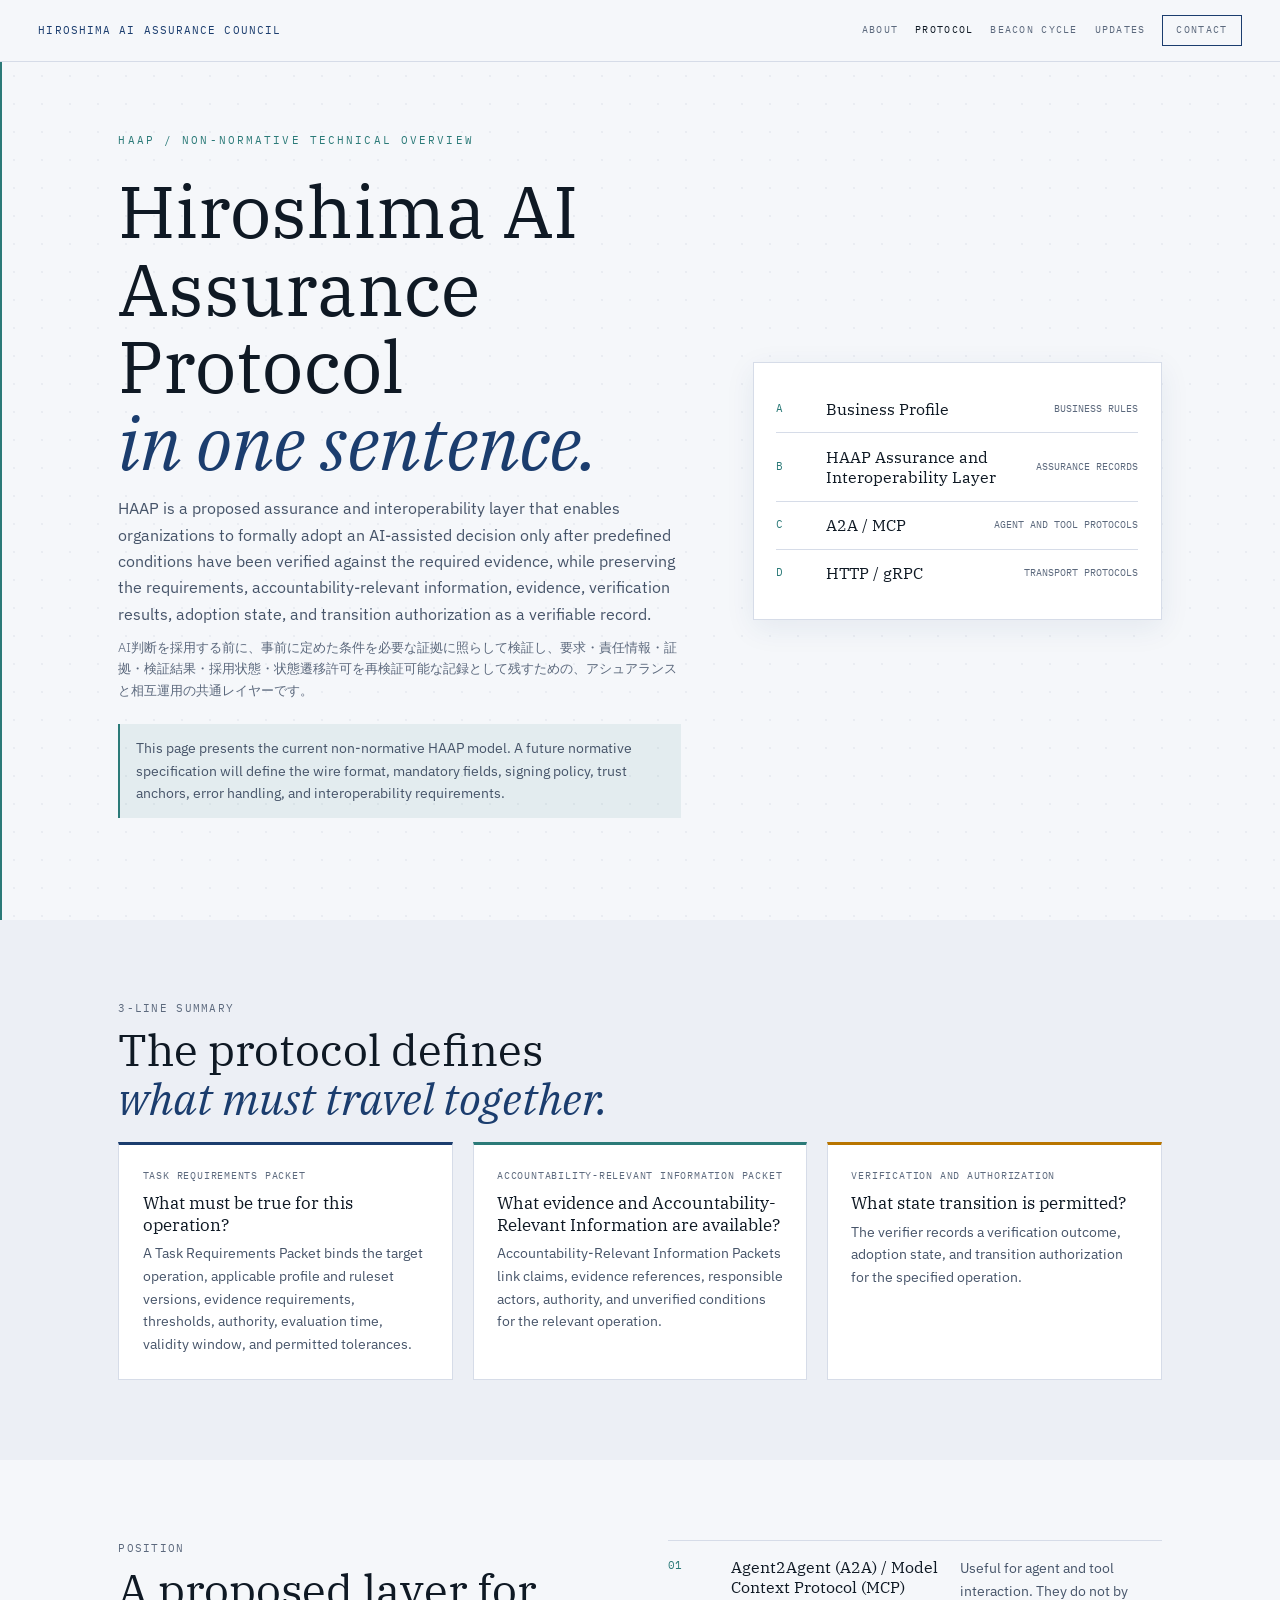
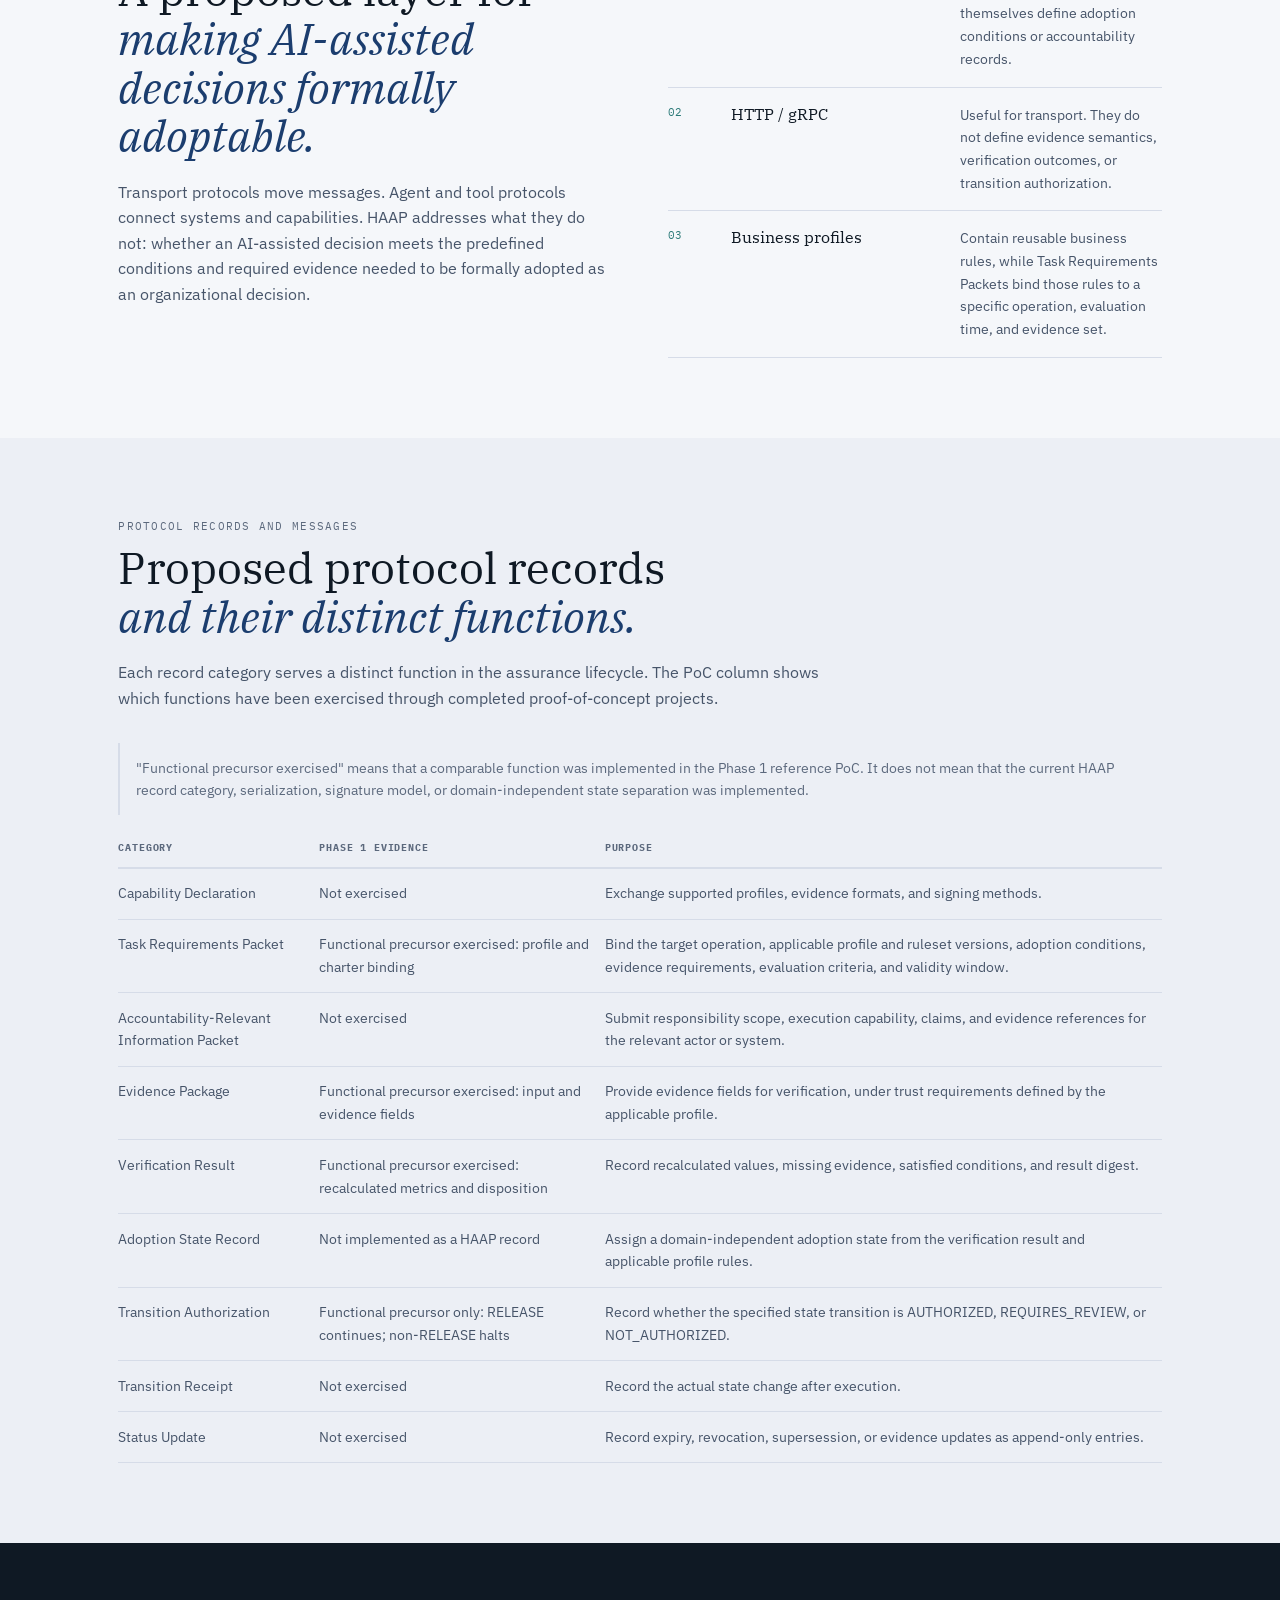
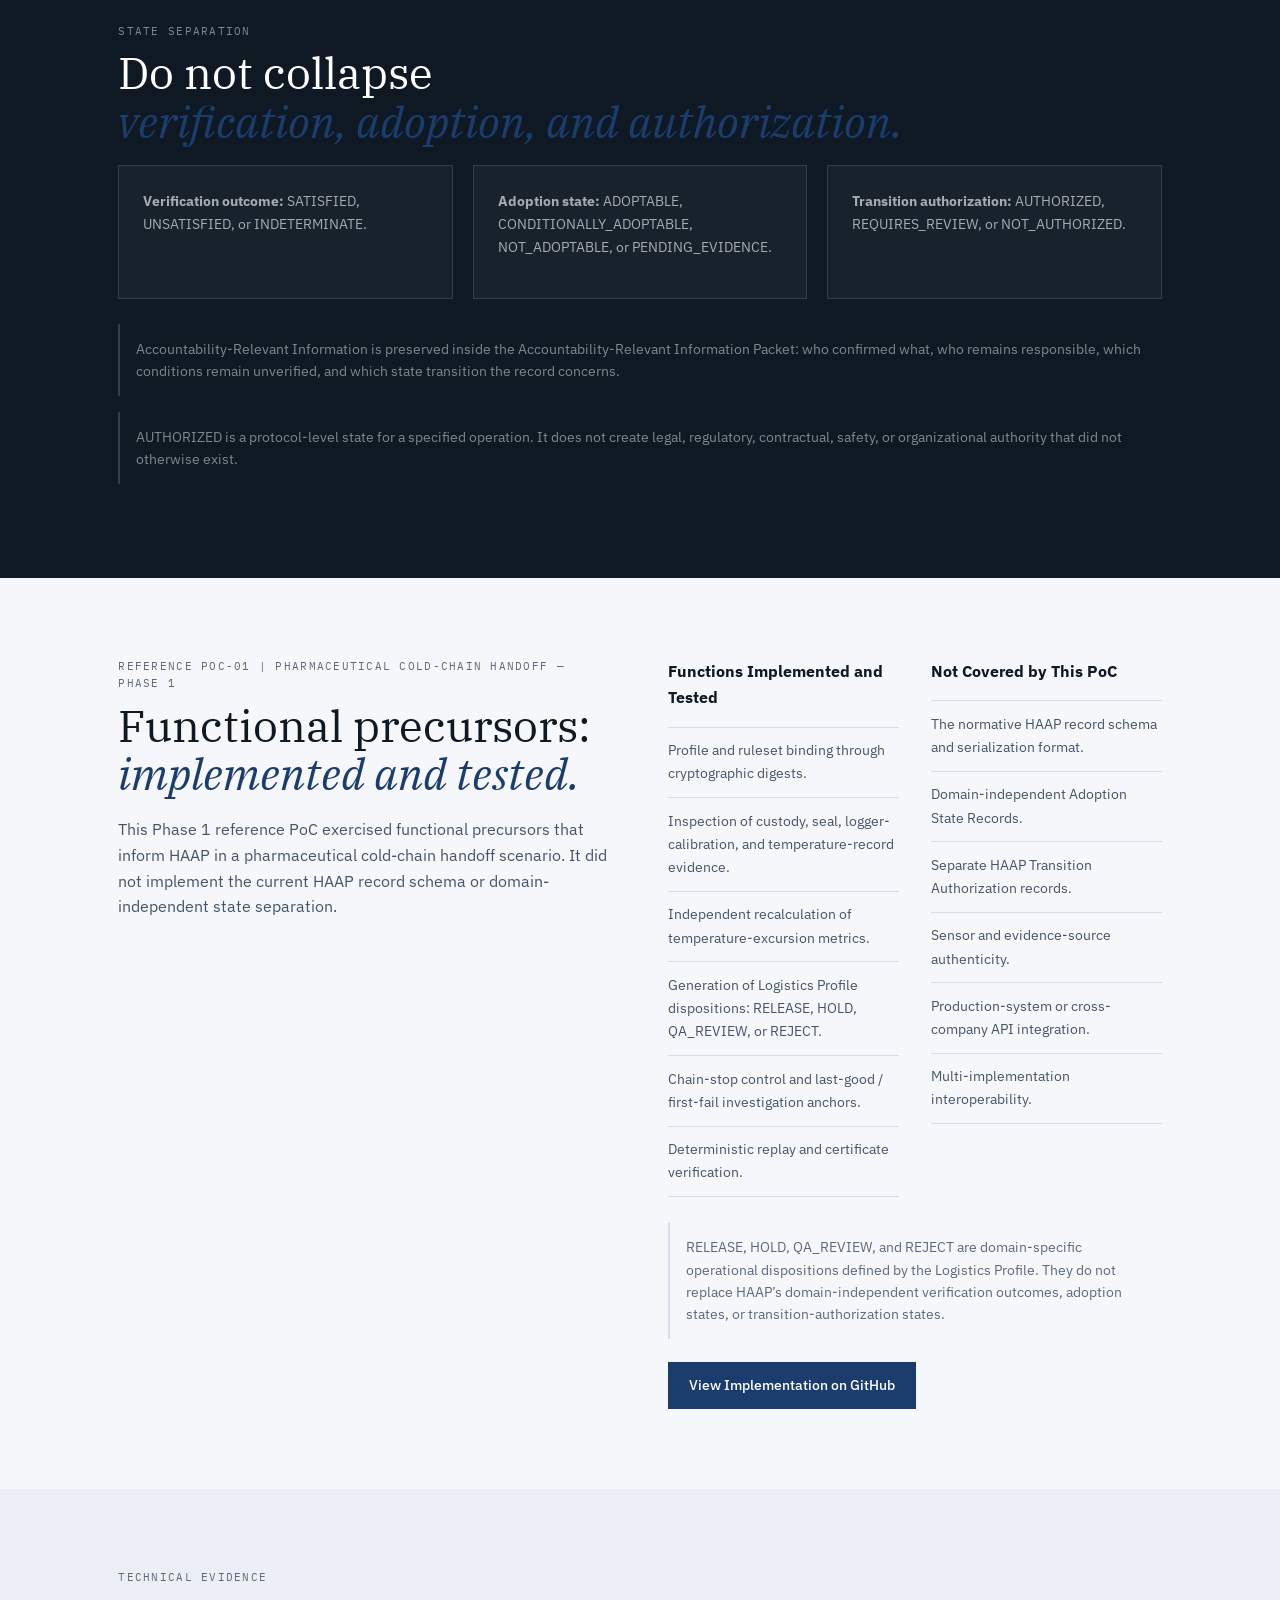
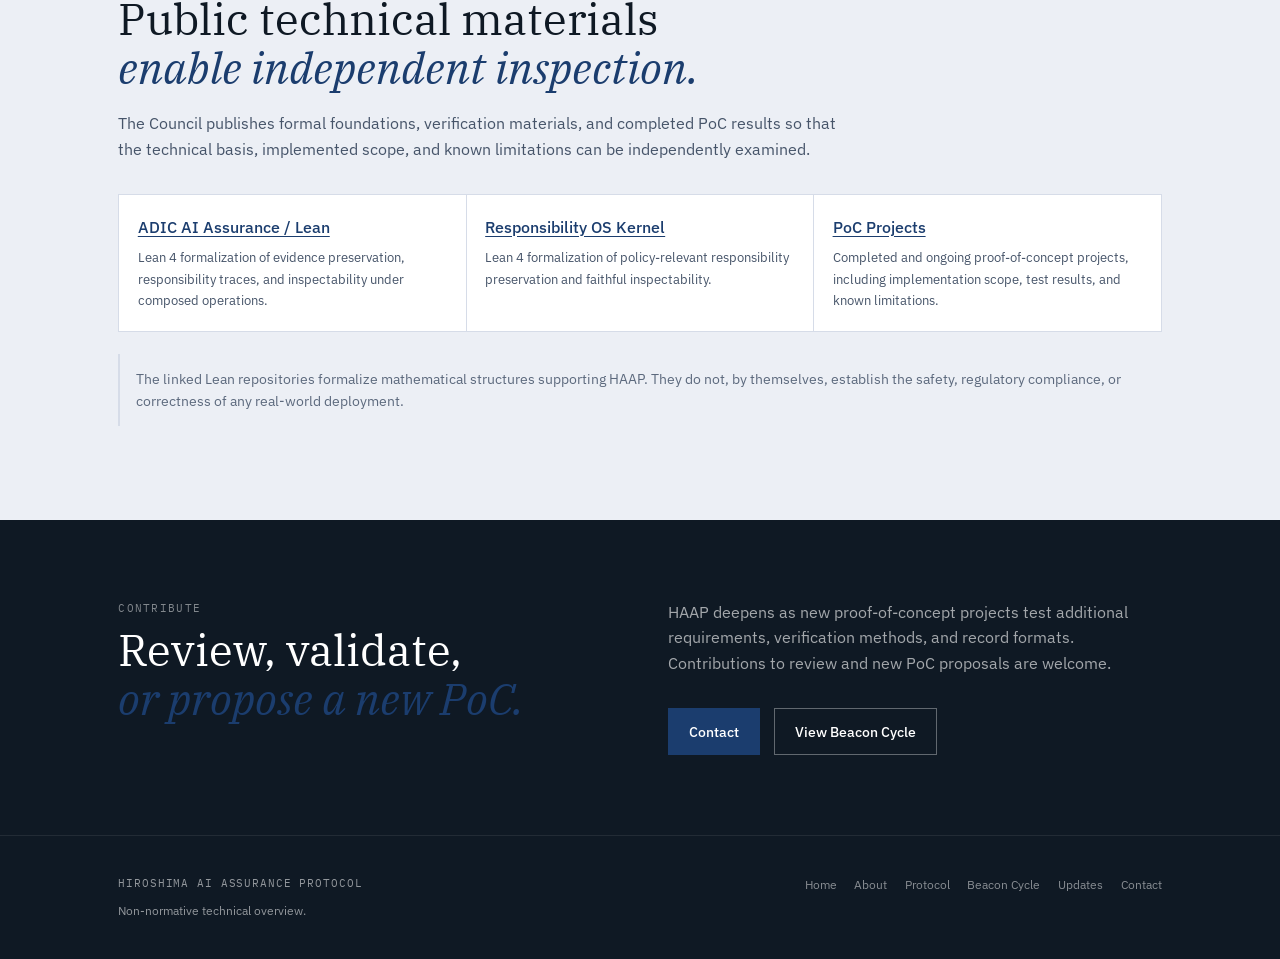
<file: protocol.html>
<!DOCTYPE html>
<html lang="en">
<head>
<meta charset="UTF-8">
<meta name="viewport" content="width=device-width, initial-scale=1.0">
<title>Protocol - Hiroshima AI Assurance Council</title>
<meta name="description" content="Technical overview of the Hiroshima AI Assurance Protocol.">
<meta property="og:title" content="Hiroshima AI Assurance Protocol">
<meta property="og:type" content="website">
<link rel="preconnect" href="https://fonts.googleapis.com">
<link rel="preconnect" href="https://fonts.gstatic.com" crossorigin>
<link href="https://fonts.googleapis.com/css2?family=IBM+Plex+Serif:ital,wght@0,400;0,500;1,400&family=IBM+Plex+Sans:wght@300;400;500;600&family=IBM+Plex+Mono:wght@400;500&display=swap" rel="stylesheet">
<link rel="stylesheet" href="styles.css">
<link rel="icon" href="favicon.svg" type="image/svg+xml">
</head>
<body>
<a href="#main" class="skip">Skip to main content</a>
<nav class="site-nav" aria-label="Primary navigation">
  <a class="site-brand" href="index.html">Hiroshima AI Assurance Council</a>
  <div class="nav-links">
    <a href="about.html">About</a>
    <a class="active" href="protocol.html" aria-current="page">Protocol</a>
    <a href="beacon-cycle.html">Beacon Cycle</a>
    <a href="updates.html">Updates</a>
    <a class="nav-contact" href="contact.html">Contact</a>
  </div>
</nav>
<main id="main">
  <section class="hero">
    <div class="hero-inner">
      <div>
        <div class="kicker">HAAP / Non-Normative Technical Overview</div>
        <h1>Hiroshima AI Assurance Protocol<br><em>in one sentence.</em></h1>
        <p class="hero-lead">HAAP is a proposed assurance and interoperability layer that enables organizations to formally adopt an AI-assisted decision only after predefined conditions have been verified against the required evidence, while preserving the requirements, accountability-relevant information, evidence, verification results, adoption state, and transition authorization as a verifiable record.</p>
        <span class="ja" lang="ja">AI判断を採用する前に、事前に定めた条件を必要な証拠に照らして検証し、要求・責任情報・証拠・検証結果・採用状態・状態遷移許可を再検証可能な記録として残すための、アシュアランスと相互運用の共通レイヤーです。</span>
        <div class="hero-note">This page presents the current non-normative HAAP model. A future normative specification will define the wire format, mandatory fields, signing policy, trust anchors, error handling, and interoperability requirements.</div>
      </div>
      <div class="signal-panel">
        <div class="signal-row"><span class="sig-num">A</span><span class="sig-title">Business Profile</span><span class="sig-state">Business Rules</span></div>
        <div class="signal-row"><span class="sig-num">B</span><span class="sig-title">HAAP Assurance and Interoperability Layer</span><span class="sig-state">Assurance Records</span></div>
        <div class="signal-row"><span class="sig-num">C</span><span class="sig-title">A2A / MCP</span><span class="sig-state">Agent and Tool Protocols</span></div>
        <div class="signal-row"><span class="sig-num">D</span><span class="sig-title">HTTP / gRPC</span><span class="sig-state">Transport Protocols</span></div>
      </div>
    </div>
  </section>

  <section class="section alt">
    <div class="wrap">
      <div class="label">3-Line Summary</div>
      <h2>The protocol defines<br><em>what must travel together.</em></h2>
      <div class="grid-3">
        <div class="card brand"><div class="card-meta">Task Requirements Packet</div><div class="card-title">What must be true for this operation?</div><p>A Task Requirements Packet binds the target operation, applicable profile and ruleset versions, evidence requirements, thresholds, authority, evaluation time, validity window, and permitted tolerances.</p></div>
        <div class="card accent"><div class="card-meta">Accountability-Relevant Information Packet</div><div class="card-title">What evidence and Accountability-Relevant Information are available?</div><p>Accountability-Relevant Information Packets link claims, evidence references, responsible actors, authority, and unverified conditions for the relevant operation.</p></div>
        <div class="card amber"><div class="card-meta">Verification and Authorization</div><div class="card-title">What state transition is permitted?</div><p>The verifier records a verification outcome, adoption state, and transition authorization for the specified operation.</p></div>
      </div>
    </div>
  </section>

  <section id="gap" class="section">
    <div class="wrap grid-2">
      <div>
        <div class="label">Position</div>
        <h2>A proposed layer for<br><em>making AI-assisted decisions formally adoptable.</em></h2>
        <p class="lead">Transport protocols move messages. Agent and tool protocols connect systems and capabilities. HAAP addresses what they do not: whether an AI-assisted decision meets the predefined conditions and required evidence needed to be formally adopted as an organizational decision.</p>
      </div>
      <div class="row-list">
        <div class="row"><span class="row-num">01</span><span class="row-name">Agent2Agent (A2A) / Model Context Protocol (MCP)</span><p>Useful for agent and tool interaction. They do not by themselves define adoption conditions or accountability records.</p></div>
        <div class="row"><span class="row-num">02</span><span class="row-name">HTTP / gRPC</span><p>Useful for transport. They do not define evidence semantics, verification outcomes, or transition authorization.</p></div>
        <div class="row"><span class="row-num">03</span><span class="row-name">Business profiles</span><p>Contain reusable business rules, while Task Requirements Packets bind those rules to a specific operation, evaluation time, and evidence set.</p></div>
      </div>
    </div>
  </section>

  <!--
    PROTOCOL RECORDS
    When a new PoC exercises an existing record category, update
    the PoC column for that row. Add a new row only when the PoC
    introduces a new record category.
  -->
  <section id="messages" class="section alt">
    <div class="wrap">
      <div class="label">Protocol Records and Messages</div>
      <h2>Proposed protocol records<br><em>and their distinct functions.</em></h2>
      <p class="lead">Each record category serves a distinct function in the assurance lifecycle. The PoC column shows which functions have been exercised through completed proof-of-concept projects.</p>
      <p class="note">"Functional precursor exercised" means that a comparable function was implemented in the Phase 1 reference PoC. It does not mean that the current HAAP record category, serialization, signature model, or domain-independent state separation was implemented.</p>
      <div class="table-wrap" role="region" aria-label="Protocol record categories table" tabindex="0">
        <table>
          <caption class="visually-hidden">Proposed HAAP protocol record and message categories</caption>
          <thead><tr><th scope="col">Category</th><th scope="col">Phase 1 Evidence</th><th scope="col">Purpose</th></tr></thead>
          <tbody>
            <tr><td>Capability Declaration</td><td>Not exercised</td><td>Exchange supported profiles, evidence formats, and signing methods.</td></tr>
            <tr><td>Task Requirements Packet</td><td>Functional precursor exercised: profile and charter binding</td><td>Bind the target operation, applicable profile and ruleset versions, adoption conditions, evidence requirements, evaluation criteria, and validity window.</td></tr>
            <tr><td>Accountability-Relevant Information Packet</td><td>Not exercised</td><td>Submit responsibility scope, execution capability, claims, and evidence references for the relevant actor or system.</td></tr>
            <tr><td>Evidence Package</td><td>Functional precursor exercised: input and evidence fields</td><td>Provide evidence fields for verification, under trust requirements defined by the applicable profile.</td></tr>
            <tr><td>Verification Result</td><td>Functional precursor exercised: recalculated metrics and disposition</td><td>Record recalculated values, missing evidence, satisfied conditions, and result digest.</td></tr>
            <tr><td>Adoption State Record</td><td>Not implemented as a HAAP record</td><td>Assign a domain-independent adoption state from the verification result and applicable profile rules.</td></tr>
            <tr><td>Transition Authorization</td><td>Functional precursor only: RELEASE continues; non-RELEASE halts</td><td>Record whether the specified state transition is AUTHORIZED, REQUIRES_REVIEW, or NOT_AUTHORIZED.</td></tr>
            <tr><td>Transition Receipt</td><td>Not exercised</td><td>Record the actual state change after execution.</td></tr>
            <tr><td>Status Update</td><td>Not exercised</td><td>Record expiry, revocation, supersession, or evidence updates as append-only entries.</td></tr>
          </tbody>
        </table>
      </div>
    </div>
  </section>

  <section id="states" class="section dark">
    <div class="wrap">
      <div class="label">State Separation</div>
      <h2>Do not collapse<br><em>verification, adoption, and authorization.</em></h2>
      <div class="grid-3">
        <div class="dark-card"><p><strong>Verification outcome:</strong> SATISFIED, UNSATISFIED, or INDETERMINATE.</p></div>
        <div class="dark-card"><p><strong>Adoption state:</strong> ADOPTABLE, CONDITIONALLY_ADOPTABLE, NOT_ADOPTABLE, or PENDING_EVIDENCE.</p></div>
        <div class="dark-card"><p><strong>Transition authorization:</strong> AUTHORIZED, REQUIRES_REVIEW, or NOT_AUTHORIZED.</p></div>
      </div>
      <p class="note" style="margin-top:1.6rem">Accountability-Relevant Information is preserved inside the Accountability-Relevant Information Packet: who confirmed what, who remains responsible, which conditions remain unverified, and which state transition the record concerns.</p>
      <p class="note" style="margin-top:1rem">AUTHORIZED is a protocol-level state for a specified operation. It does not create legal, regulatory, contractual, safety, or organizational authority that did not otherwise exist.</p>
    </div>
  </section>

<section id="poc" class="section">
  <div class="wrap grid-2">

    <div>
      <div class="label">Reference PoC-01 | Pharmaceutical Cold-Chain Handoff — Phase 1</div>

      <h2>
        Functional precursors:<br>
        <em>implemented and tested.</em>
      </h2>

      <p class="lead">
        This Phase 1 reference PoC exercised functional precursors that inform HAAP in a pharmaceutical cold-chain handoff scenario. It did not implement the current HAAP record schema or domain-independent state separation.
      </p>

      
    </div>

    <div>
      <div class="scope-list">

        <div>
          <p><strong>Functions Implemented and Tested</strong></p>
          <ul>
            <li>Profile and ruleset binding through cryptographic digests.</li>
            <li>Inspection of custody, seal, logger-calibration, and temperature-record evidence.</li>
            <li>Independent recalculation of temperature-excursion metrics.</li>
            <li>Generation of Logistics Profile dispositions: RELEASE, HOLD, QA_REVIEW, or REJECT.</li>
            <li>Chain-stop control and last-good / first-fail investigation anchors.</li>
            <li>Deterministic replay and certificate verification.</li>
          </ul>
        </div>

        <div>
          <p><strong>Not Covered by This PoC</strong></p>
          <ul>
            <li>The normative HAAP record schema and serialization format.</li>
            <li>Domain-independent Adoption State Records.</li>
            <li>Separate HAAP Transition Authorization records.</li>
            <li>Sensor and evidence-source authenticity.</li>
            <li>Production-system or cross-company API integration.</li>
            <li>Multi-implementation interoperability.</li>
          </ul>
        </div>

      </div>

      <p class="note" style="margin-top:1.6rem">
        RELEASE, HOLD, QA_REVIEW, and REJECT are domain-specific operational
        dispositions defined by the Logistics Profile. They do not replace
        HAAP’s domain-independent verification outcomes, adoption states,
        or transition-authorization states.
      </p>

      <div class="actions" style="margin-top:1.4rem">
        <a
          class="btn primary"
          href="https://github.com/GhostDriftTheory/coldchain-handoff-assurance"
          target="_blank"
          rel="noopener noreferrer"
        >
          View Implementation on GitHub
        </a>
      </div>
    </div>

  </div>
</section>

<section id="evidence" class="section alt">
  <div class="wrap">

    <div class="label">Technical Evidence</div>

    <h2>
      Public technical materials<br>
      <em>enable independent inspection.</em>
    </h2>

    <p class="lead">
      The Council publishes formal foundations, verification materials,
      and completed PoC results so that the technical basis, implemented scope,
      and known limitations can be independently examined.
    </p>

    <div class="evidence-links">

      <div class="evidence-link">
        <a
          href="https://github.com/GhostDriftTheory/adic-ai-assurance-lean"
          target="_blank"
          rel="noopener noreferrer"
        >
          ADIC AI Assurance / Lean
        </a>
        <p>
          Lean 4 formalization of evidence preservation, responsibility traces, and inspectability under composed operations.
        </p>
      </div>

      <div class="evidence-link">
        <a
          href="https://github.com/GhostDriftTheory/responsibility-os-kernel"
          target="_blank"
          rel="noopener noreferrer"
        >
          Responsibility OS Kernel
        </a>
        <p>
          Lean 4 formalization of policy-relevant responsibility preservation and faithful inspectability.
        </p>
      </div>

      <div class="evidence-link">
        <a href="updates.html">
          PoC Projects
        </a>
        <p>
          Completed and ongoing proof-of-concept projects, including
          implementation scope, test results, and known limitations.
        </p>
      </div>

    </div>

    <p class="note" style="margin-top:1.4rem">
      The linked Lean repositories formalize mathematical structures
      supporting HAAP. They do not, by themselves, establish the safety,
      regulatory compliance, or correctness of any real-world deployment.
    </p>

  </div>
</section>

  <section class="section dark">
    <div class="wrap grid-2">
      <div><div class="label">Contribute</div><h2>Review, validate,<br><em>or propose a new PoC.</em></h2></div>
      <div><p class="lead">HAAP deepens as new proof-of-concept projects test additional requirements, verification methods, and record formats. Contributions to review and new PoC proposals are welcome.</p><div class="actions"><a class="btn primary" href="contact.html">Contact</a><a class="btn secondary" href="beacon-cycle.html">View Beacon Cycle</a></div></div>
    </div>
  </section>
</main>
<footer>
  <div class="wrap footer-grid">
    <div><div class="footer-brand">Hiroshima AI Assurance Protocol</div><div class="footer-sub">Non-normative technical overview.</div></div>
    <div class="footer-links">
      <a href="index.html">Home</a>
      <a href="about.html">About</a>
      <a href="protocol.html">Protocol</a>
      <a href="beacon-cycle.html">Beacon Cycle</a>
      <a href="updates.html">Updates</a>
      <a href="contact.html">Contact</a>
    </div>
  </div>
</footer>
</body>
</html>
</file>
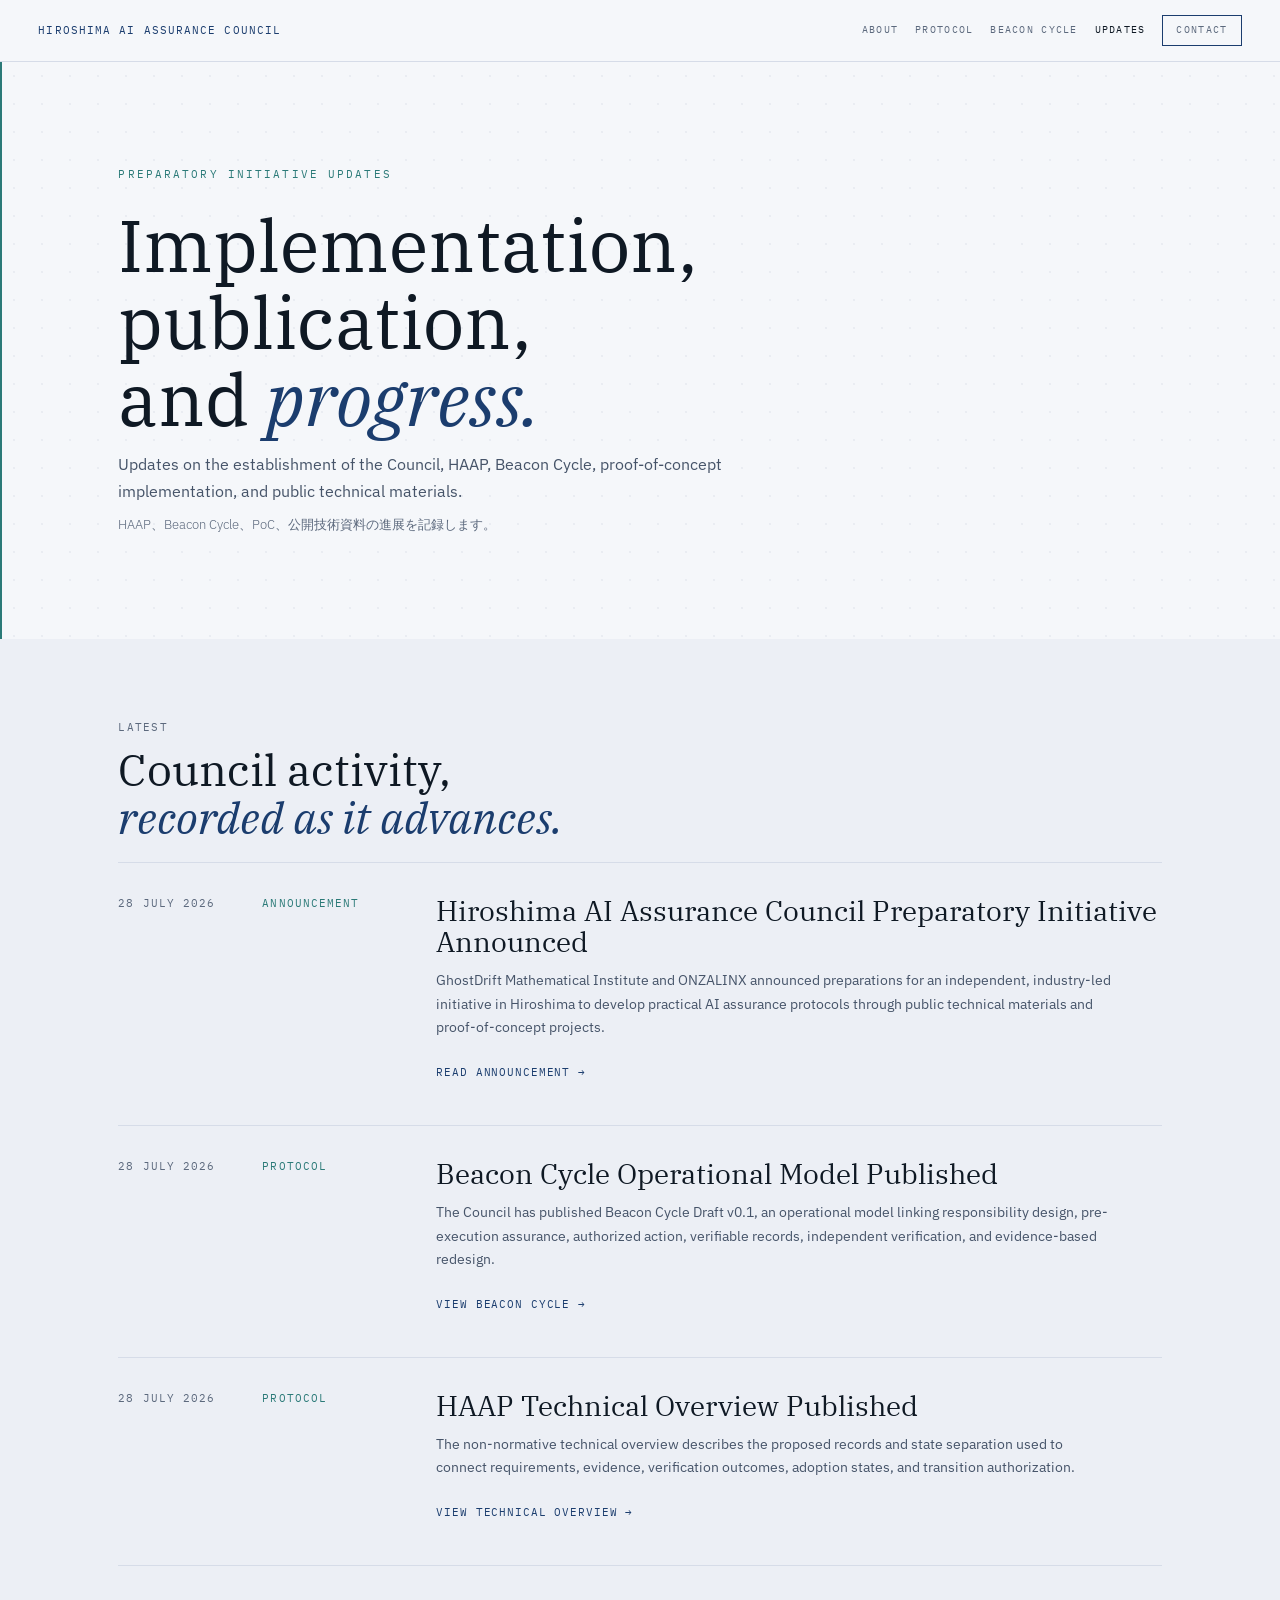
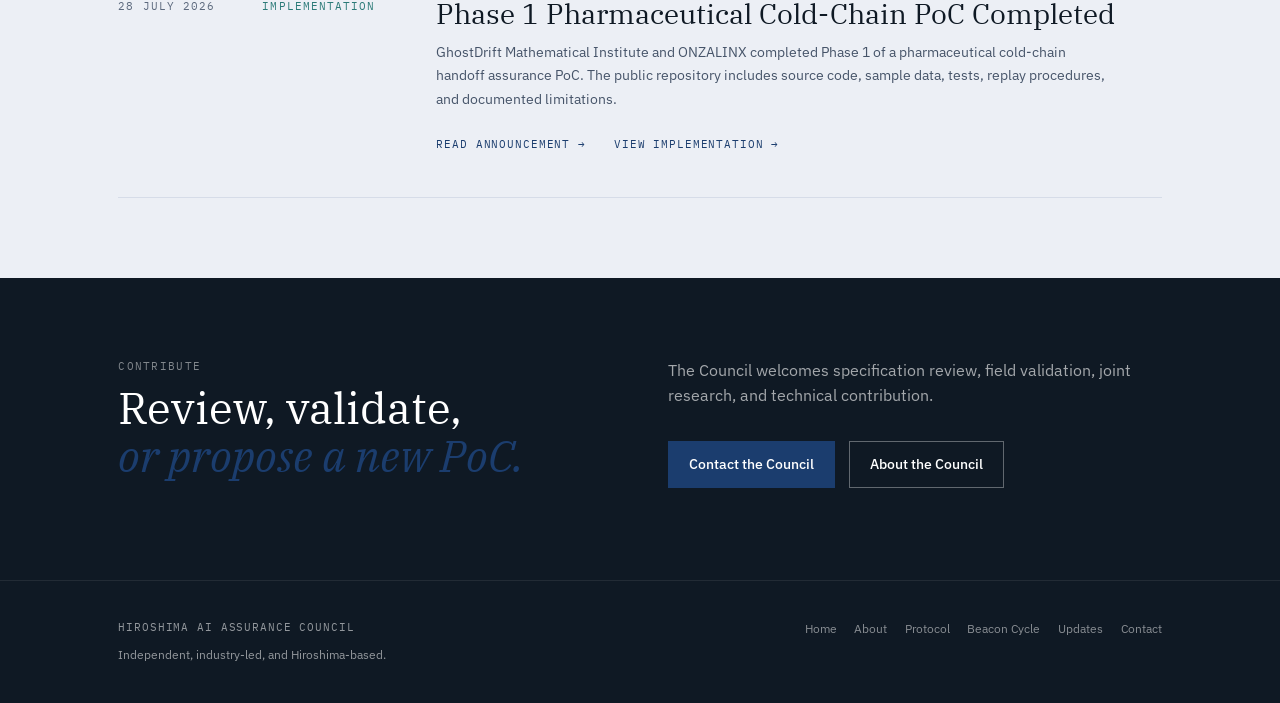
<file: updates.html>
<!DOCTYPE html>
<html lang="en">
<head>
<meta charset="UTF-8">
<meta name="viewport" content="width=device-width, initial-scale=1.0">
<title>Updates - Hiroshima AI Assurance Council</title>
<meta name="description" content="Official updates on HAAP, Beacon Cycle, proof-of-concept implementation, and public technical materials from the Hiroshima AI Assurance Council.">
<meta property="og:title" content="Updates - Hiroshima AI Assurance Council">
<meta property="og:description" content="Implementation, publication, and progress from the Hiroshima AI Assurance Council.">
<meta property="og:type" content="website">
<link rel="preconnect" href="https://fonts.googleapis.com">
<link rel="preconnect" href="https://fonts.gstatic.com" crossorigin>
<link href="https://fonts.googleapis.com/css2?family=IBM+Plex+Serif:ital,wght@0,400;0,500;1,400&family=IBM+Plex+Sans:wght@300;400;500;600&family=IBM+Plex+Mono:wght@400;500&display=swap" rel="stylesheet">
<link rel="stylesheet" href="styles.css">
<link rel="icon" href="favicon.svg" type="image/svg+xml">
<style>
  .updates-list{border-top:1px solid var(--rule)}
  .update-item{display:grid;grid-template-columns:120px 150px minmax(0,1fr);gap:1.5rem;padding:2rem 0;border-bottom:1px solid var(--rule)}
  .update-date,.update-category{font-family:var(--mono);font-size:.66rem;letter-spacing:.1em;text-transform:uppercase;color:var(--ink-soft)}
  .update-category{color:var(--accent)}
  .update-content h2{font-size:clamp(1.35rem,2.2vw,1.8rem);margin-bottom:.65rem}
  .update-content p{max-width:680px;font-size:.9rem;color:var(--ink-mid);margin-bottom:.85rem}
  .update-link{display:inline-flex;align-items:center;min-height:40px;color:var(--brand);font-family:var(--mono);font-size:.68rem;letter-spacing:.08em;text-transform:uppercase}
  .update-link:hover,.update-link:focus{color:var(--accent)}
  @media(max-width:720px){
    .update-item{grid-template-columns:1fr;gap:.45rem;padding:1.65rem 0}
  }
</style>
</head>
<body>
<a href="#main" class="skip">Skip to main content</a>
<nav class="site-nav" aria-label="Primary navigation">
  <a class="site-brand" href="index.html">Hiroshima AI Assurance Council</a>
  <div class="nav-links">
    <a href="about.html">About</a>
    <a href="protocol.html">Protocol</a>
    <a href="beacon-cycle.html">Beacon Cycle</a>
    <a class="active" href="updates.html" aria-current="page">Updates</a>
    <a class="nav-contact" href="contact.html">Contact</a>
  </div>
</nav>

<main id="main">
  <section class="hero hero-compact">
    <div class="hero-inner hero-inner-single">
      <div>
        <div class="kicker">Preparatory Initiative Updates</div>
        <h1>Implementation, publication,<br>and <em>progress.</em></h1>
        <p class="hero-lead">Updates on the establishment of the Council, HAAP, Beacon Cycle, proof-of-concept implementation, and public technical materials.</p>
        <span class="ja" lang="ja">HAAP、Beacon Cycle、PoC、公開技術資料の進展を記録します。</span>
      </div>
    </div>
  </section>

  <section class="section alt" aria-labelledby="latest-updates">
    <div class="wrap">
      <div class="label">Latest</div>
      <h2 id="latest-updates">Council activity,<br><em>recorded as it advances.</em></h2>

      <div class="updates-list">
        <article class="update-item">
          <time class="update-date" datetime="2026-07-28">28 July 2026</time>
          <div class="update-category">Announcement</div>
          <div class="update-content">
            <h2>Hiroshima AI Assurance Council Preparatory Initiative Announced</h2>
            <p>GhostDrift Mathematical Institute and ONZALINX announced preparations for an independent, industry-led initiative in Hiroshima to develop practical AI assurance protocols through public technical materials and proof-of-concept projects.</p>
            <a class="update-link" href="https://prtimes.jp/main/html/rd/p/000000005.000182721.html" target="_blank" rel="noopener noreferrer">Read Announcement&nbsp;&rarr;</a>
          </div>
        </article>

        <article class="update-item">
          <time class="update-date" datetime="2026-07-28">28 July 2026</time>
          <div class="update-category">Protocol</div>
          <div class="update-content">
            <h2>Beacon Cycle Operational Model Published</h2>
            <p>The Council has published Beacon Cycle Draft v0.1, an operational model linking responsibility design, pre-execution assurance, authorized action, verifiable records, independent verification, and evidence-based redesign.</p>
            <a class="update-link" href="beacon-cycle.html" aria-label="View the Beacon Cycle operational model">View Beacon Cycle&nbsp;&rarr;</a>
          </div>
        </article>

        <article class="update-item">
          <time class="update-date" datetime="2026-07-28">28 July 2026</time>
          <div class="update-category">Protocol</div>
          <div class="update-content">
            <h2>HAAP Technical Overview Published</h2>
            <p>The non-normative technical overview describes the proposed records and state separation used to connect requirements, evidence, verification outcomes, adoption states, and transition authorization.</p>
            <a class="update-link" href="protocol.html" aria-label="View the HAAP technical overview">View Technical Overview&nbsp;&rarr;</a>
          </div>
        </article>

        <article class="update-item">
          <time class="update-date" datetime="2026-07-28">28 July 2026</time>
          <div class="update-category">Implementation</div>
          <div class="update-content">
            <h2>Phase 1 Pharmaceutical Cold-Chain PoC Completed</h2>
            <p>GhostDrift Mathematical Institute and ONZALINX completed Phase 1 of a pharmaceutical cold-chain handoff assurance PoC. The public repository includes source code, sample data, tests, replay procedures, and documented limitations.</p>
            <a class="update-link" href="https://prtimes.jp/main/html/rd/p/000000005.000182721.html" target="_blank" rel="noopener noreferrer" aria-label="Read the official announcement">Read Announcement&nbsp;&rarr;</a>
            <a class="update-link" href="https://github.com/GhostDriftTheory/coldchain-handoff-assurance" target="_blank" rel="noopener noreferrer" aria-label="View the Phase 1 implementation on GitHub" style="margin-left:1.5rem">View Implementation&nbsp;&rarr;</a>
          </div>
        </article>
      </div>
    </div>
  </section>

  <section class="section dark">
    <div class="wrap grid-2">
      <div>
        <div class="label">Contribute</div>
        <h2>Review, validate,<br><em>or propose a new PoC.</em></h2>
      </div>
      <div>
        <p class="lead">The Council welcomes specification review, field validation, joint research, and technical contribution.</p>
        <div class="actions">
          <a class="btn primary" href="contact.html">Contact the Council</a>
          <a class="btn secondary" href="about.html">About the Council</a>
        </div>
      </div>
    </div>
  </section>
</main>

<footer>
  <div class="wrap footer-grid">
    <div>
      <div class="footer-brand">Hiroshima AI Assurance Council</div>
      <div class="footer-sub">Independent, industry-led, and Hiroshima-based.</div>
    </div>
    <div class="footer-links">
      <a href="index.html">Home</a>
      <a href="about.html">About</a>
      <a href="protocol.html">Protocol</a>
      <a href="beacon-cycle.html">Beacon Cycle</a>
      <a href="updates.html" aria-current="page">Updates</a>
      <a href="contact.html">Contact</a>
    </div>
  </div>
</footer>
</body>
</html>
</file>
<file: styles.css>
:root{
  --bg:#f5f7fa;
  --bg-alt:#eceff5;
  --ink:#0f1924;
  --ink-mid:#465469;
  --ink-soft:#5c697d;
  --brand:#1b3d6e;
  --accent:#2b7a78;
  --amber:#b87500;
  --rule:#d6dce8;
  --white:#fff;
  --dark:#0f1924;
  --serif:"IBM Plex Serif",Georgia,serif;
  --sans:"IBM Plex Sans",system-ui,-apple-system,BlinkMacSystemFont,"Segoe UI",sans-serif;
  --mono:"IBM Plex Mono",ui-monospace,SFMono-Regular,Consolas,monospace;
}
*{box-sizing:border-box}
html{scroll-behavior:smooth}
body{margin:0;background:var(--bg);color:var(--ink);font-family:var(--sans);line-height:1.65;-webkit-font-smoothing:antialiased}
a{color:inherit;text-decoration:none}
img{max-width:100%;display:block}
a:focus-visible,
button:focus-visible,
.table-wrap:focus-visible{
  outline:2px solid var(--accent);
  outline-offset:3px;
}
section[id]{scroll-margin-top:84px}
.visually-hidden{position:absolute;width:1px;height:1px;padding:0;margin:-1px;overflow:hidden;clip:rect(0,0,0,0);white-space:nowrap;border:0}
.skip{position:absolute;left:0;top:-100%;z-index:999;background:var(--accent);color:var(--white);padding:.55rem 1rem}
.skip:focus{top:0}
.site-nav{position:fixed;inset:0 0 auto 0;z-index:100;height:62px;display:flex;align-items:center;justify-content:space-between;gap:1.4rem;padding:0 2.4rem;background:rgba(245,247,250,.96);backdrop-filter:blur(14px);border-bottom:1px solid var(--rule)}
.site-brand{font-family:var(--mono);font-size:.68rem;letter-spacing:.1em;text-transform:uppercase;color:var(--brand);white-space:nowrap}
.nav-links{display:flex;align-items:center;gap:1.05rem;flex-wrap:wrap;justify-content:flex-end}
.nav-links a{font-family:var(--mono);font-size:.62rem;letter-spacing:.13em;text-transform:uppercase;color:var(--ink-soft)}
.nav-links a:hover,.nav-links a:focus{color:var(--accent)}
.nav-links .active{color:var(--ink)}
.nav-contact{border:1px solid var(--brand);color:var(--brand);padding:.42rem .82rem}
.nav-contact:hover,.nav-contact:focus{background:var(--brand);color:var(--white)}
main{padding-top:62px}
.hero{position:relative;min-height:calc(100svh - 62px);display:flex;align-items:center;background-color:var(--bg);background-image:radial-gradient(circle,rgba(27,61,110,.055) 1px,transparent 1px);background-size:28px 28px}
.hero:before{content:"";position:absolute;left:0;top:0;bottom:0;width:2px;background:var(--accent)}
.hero-inner{position:relative;z-index:1;width:100%;max-width:1120px;margin:0 auto;padding:4.4rem 2.4rem;display:grid;grid-template-columns:minmax(0,1.1fr) minmax(300px,.8fr);gap:4.5rem;align-items:center}
.hero.hero-compact{min-height:auto}
.hero.hero-compact .hero-inner{padding-top:6.5rem;padding-bottom:6.5rem}
.hero-inner.hero-inner-single{grid-template-columns:minmax(0,760px)}
.kicker{font-family:var(--mono);font-size:.66rem;letter-spacing:.2em;text-transform:uppercase;color:var(--accent);margin-bottom:1.4rem}
h1,h2,h3,p{margin-top:0}
h1{font-family:var(--serif);font-weight:400;font-size:clamp(2.5rem,5.7vw,4.75rem);line-height:1.06;letter-spacing:0;margin-bottom:.85rem}
h1 em,h2 em{font-style:italic;color:var(--brand)}
.hero-lead{font-size:1rem;color:var(--ink-mid);max-width:620px;margin-bottom:.6rem}
.ja{display:block;font-size:.82em;color:var(--ink-soft);font-weight:300;margin-top:.25rem}
.hero-note{border-left:2px solid var(--accent);background:rgba(43,122,120,.09);padding:.8rem 1rem;color:var(--ink-mid);font-size:.86rem;max-width:610px;margin:1.4rem 0 2rem}
.actions{display:flex;gap:.9rem;flex-wrap:wrap}
.btn{display:inline-flex;align-items:center;justify-content:center;gap:.35rem;min-height:44px;padding:.7rem 1.25rem;border:1px solid var(--brand);font-weight:500;font-size:.86rem}
.btn.primary{background:var(--brand);color:var(--white)}
.btn.primary:hover,.btn.primary:focus{background:var(--accent);border-color:var(--accent)}
.btn.secondary{color:var(--brand)}
.btn.secondary:hover,.btn.secondary:focus{background:var(--brand);color:var(--white)}
.dark .btn.secondary{border-color:rgba(255,255,255,.34);color:var(--white)}
.dark .btn.secondary:hover,.dark .btn.secondary:focus{border-color:var(--accent);background:rgba(43,122,120,.22);color:var(--white)}
.signal-panel{border:1px solid var(--rule);background:var(--white);padding:1.4rem;box-shadow:0 8px 28px rgba(27,61,110,.08)}
.signal-row{display:grid;grid-template-columns:34px 1fr auto;gap:1rem;align-items:center;padding:.85rem 0;border-top:1px solid var(--rule)}
.signal-row:first-child{border-top:0}
.sig-num{font-family:var(--mono);font-size:.68rem;color:var(--accent)}
.sig-title{font-family:var(--serif);font-size:1rem;line-height:1.25}
.sig-state{font-family:var(--mono);font-size:.62rem;color:var(--ink-soft);text-transform:uppercase}
.section{padding:5rem 0}
.section.alt{background:var(--bg-alt)}
.section.dark{background:var(--dark);color:var(--white)}
.wrap{max-width:1120px;margin:0 auto;padding:0 2.4rem}
.label{font-family:var(--mono);font-size:.66rem;letter-spacing:.12em;text-transform:uppercase;color:var(--ink-soft);margin-bottom:.55rem}
.dark .label{color:rgba(255,255,255,.48)}
h2{font-family:var(--serif);font-weight:400;font-size:clamp(1.8rem,3.4vw,2.75rem);line-height:1.12;margin-bottom:1.15rem}
.lead{font-size:.97rem;color:var(--ink-mid);max-width:720px;margin-bottom:2rem}
.dark .lead{color:rgba(255,255,255,.62)}
.grid-2{display:grid;grid-template-columns:1fr 1fr;gap:3.5rem;align-items:start}
.grid-3{display:grid;grid-template-columns:repeat(3,minmax(0,1fr));gap:1.25rem}
.card{min-width:0;white-space:normal;overflow-wrap:break-word;background:var(--white);border:1px solid var(--rule);padding:1.45rem;border-top:3px solid var(--rule)}
.card.accent{border-top-color:var(--accent)}
.card.brand{border-top-color:var(--brand)}
.card.amber{border-top-color:var(--amber)}
.card-title{font-family:var(--serif);font-size:1.08rem;line-height:1.25;margin-bottom:.45rem}
.card-meta{font-family:var(--mono);font-size:.62rem;letter-spacing:.08em;text-transform:uppercase;color:var(--ink-soft);margin-bottom:.45rem}
.card p,.row p{font-size:.86rem;color:var(--ink-mid);margin-bottom:0}
.row-list{border-top:1px solid var(--rule)}
.row{display:grid;grid-template-columns:44px 210px 1fr;gap:1.2rem;padding:1rem 0;border-bottom:1px solid var(--rule)}
.row-num{font-family:var(--mono);font-size:.66rem;color:var(--accent)}
.row-name{font-family:var(--serif);font-size:1rem;line-height:1.25}
.note{border-left:2px solid var(--rule);padding:.85rem 1rem;color:var(--ink-soft);font-size:.85rem}
.dark .note{color:rgba(255,255,255,.48);border-left-color:rgba(255,255,255,.16)}
.scope-list{display:grid;grid-template-columns:1fr 1fr;gap:2rem}
.scope-list ul{margin:0;padding:0;list-style:none;border-top:1px solid var(--rule)}
.scope-list li{padding:.72rem 0;border-bottom:1px solid var(--rule);font-size:.88rem;color:var(--ink-mid)}
.dark-card{border:1px solid rgba(255,255,255,.12);background:rgba(255,255,255,.04);padding:1.5rem}
.dark-card p{color:rgba(255,255,255,.62);font-size:.88rem}
.contact-card{border:1px solid rgba(255,255,255,.12);background:rgba(255,255,255,.04);padding:1.6rem}
.contact-card a{color:#7cc8c3;text-decoration:underline;text-underline-offset:3px}
.evidence-links{display:grid;grid-template-columns:repeat(3,minmax(0,1fr));gap:1px;background:var(--rule);border:1px solid var(--rule)}
.evidence-link{min-width:0;background:var(--white);padding:1.15rem}
.evidence-link a{color:var(--brand);text-decoration:underline;text-underline-offset:3px;font-weight:500}
.evidence-link p{margin:.45rem 0 0;font-size:.82rem;color:var(--ink-mid)}
.diagram-card{background:var(--white);border:1px solid var(--rule);padding:1.4rem;box-shadow:0 8px 28px rgba(27,61,110,.08)}
.table-wrap{overflow-x:auto}
.table-wrap table{min-width:680px}
table{width:100%;border-collapse:collapse}
th{font-family:var(--mono);font-size:.65rem;letter-spacing:.08em;text-transform:uppercase;color:var(--ink-soft);text-align:left;border-bottom:2px solid var(--rule);padding:.65rem .8rem .65rem 0;white-space:nowrap}
td{font-size:.86rem;color:var(--ink-mid);border-bottom:1px solid var(--rule);padding:.85rem .8rem .85rem 0;vertical-align:top}
footer{background:var(--dark);color:rgba(255,255,255,.55);padding:2.4rem 0;border-top:1px solid rgba(255,255,255,.08)}
.footer-grid{display:flex;justify-content:space-between;gap:2rem;align-items:flex-start;flex-wrap:wrap}
.footer-brand{font-family:var(--mono);font-size:.68rem;letter-spacing:.08em;text-transform:uppercase;margin-bottom:.5rem}
.footer-sub{font-size:.76rem;max-width:440px}
.footer-links{display:flex;gap:1.1rem;flex-wrap:wrap;justify-content:flex-end}
.footer-links a{font-size:.76rem;color:rgba(255,255,255,.5)}
.footer-links a:hover,.footer-links a:focus{color:#7cc8c3}
@media(max-width:920px){
  .site-nav{position:sticky;top:0;left:auto;right:auto;bottom:auto;height:auto;min-height:0;padding:.7rem 1.2rem 0;align-items:flex-start;flex-direction:column;gap:.45rem}
  main{padding-top:0}
  .nav-links{width:100%;flex-wrap:nowrap;justify-content:flex-start;gap:1rem;overflow-x:auto;scrollbar-width:thin;padding-bottom:.55rem}
  .nav-links a{display:inline-flex;align-items:center;min-height:40px;white-space:nowrap;flex:0 0 auto}
  .hero{min-height:auto}
  .hero-inner,.grid-2,.scope-list{grid-template-columns:1fr;gap:2rem}
  .grid-3{grid-template-columns:1fr}
  .evidence-links{grid-template-columns:1fr}
  .row{grid-template-columns:36px 1fr;gap:.75rem}
  .row p{grid-column:2}
  .wrap,.hero-inner{padding-left:1.4rem;padding-right:1.4rem}
  section[id]{scroll-margin-top:120px}
}
@media(prefers-reduced-motion:reduce){html{scroll-behavior:auto}}
</file>
